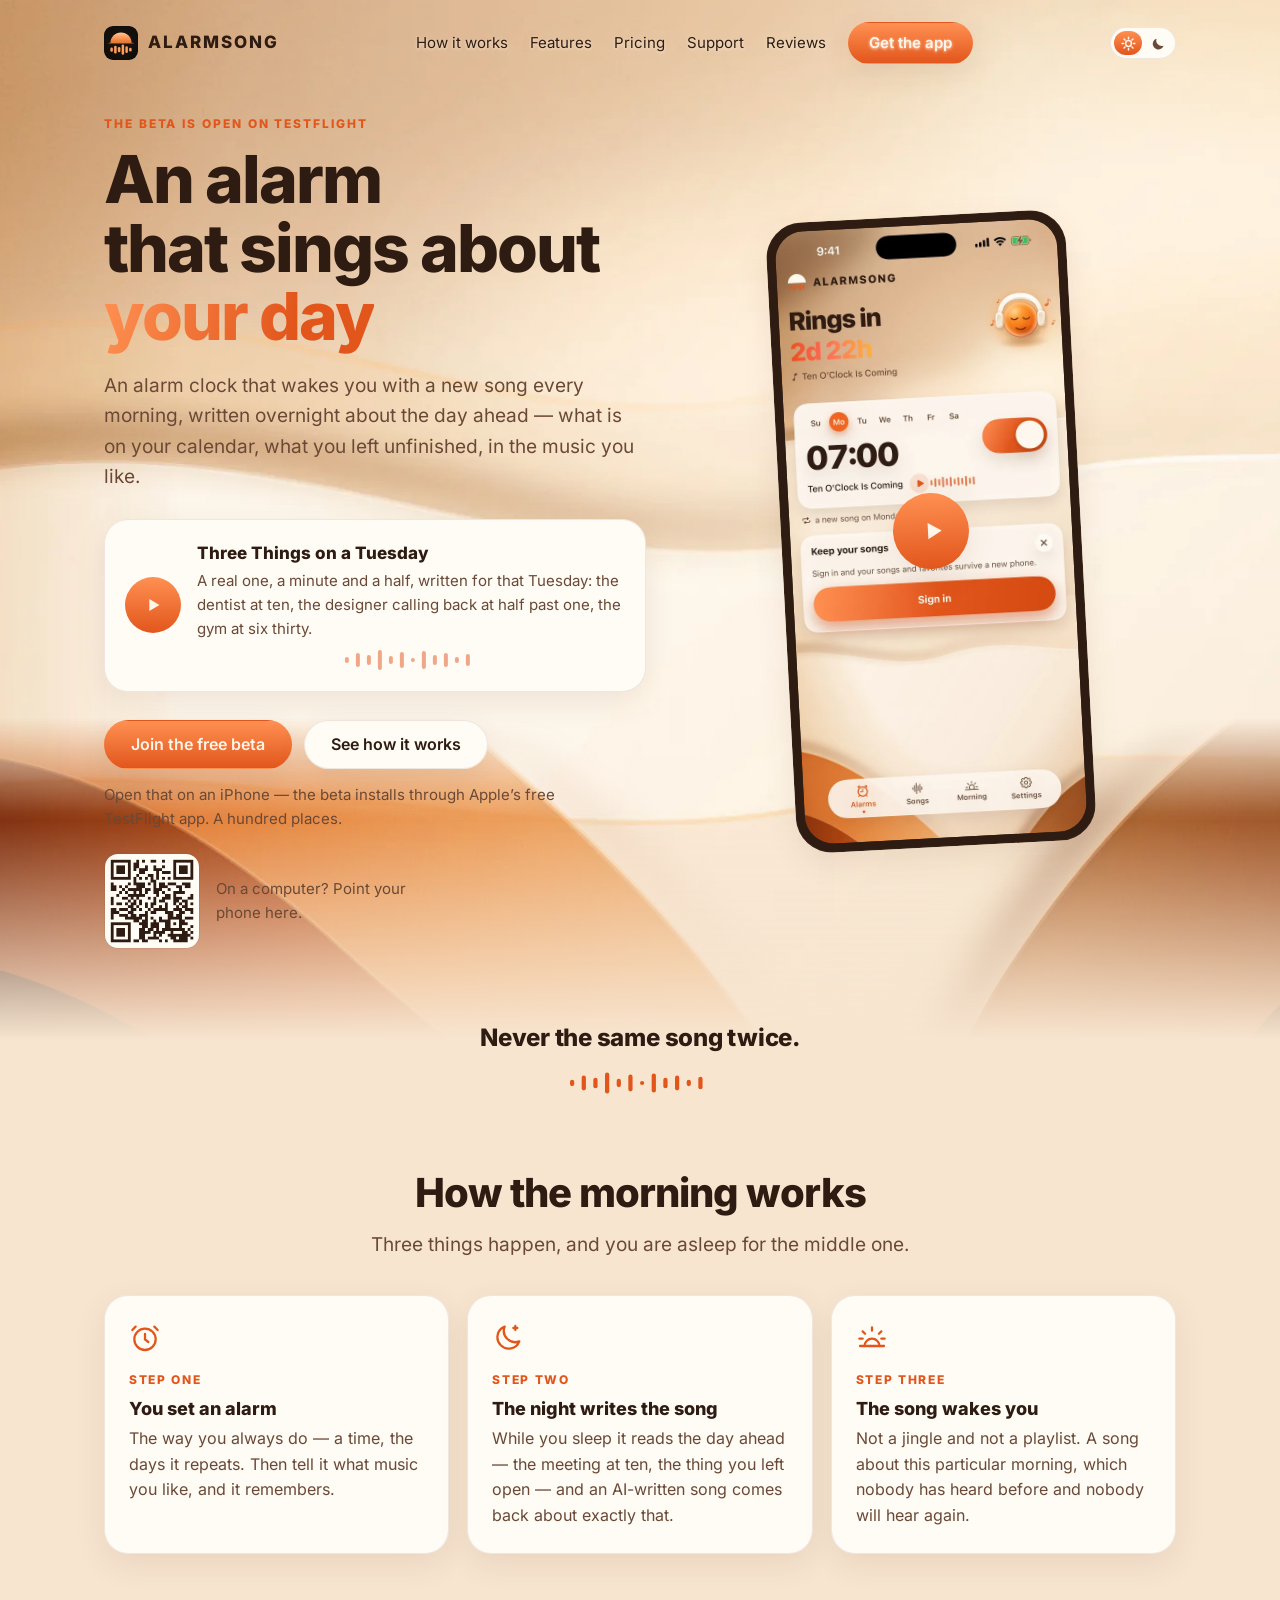
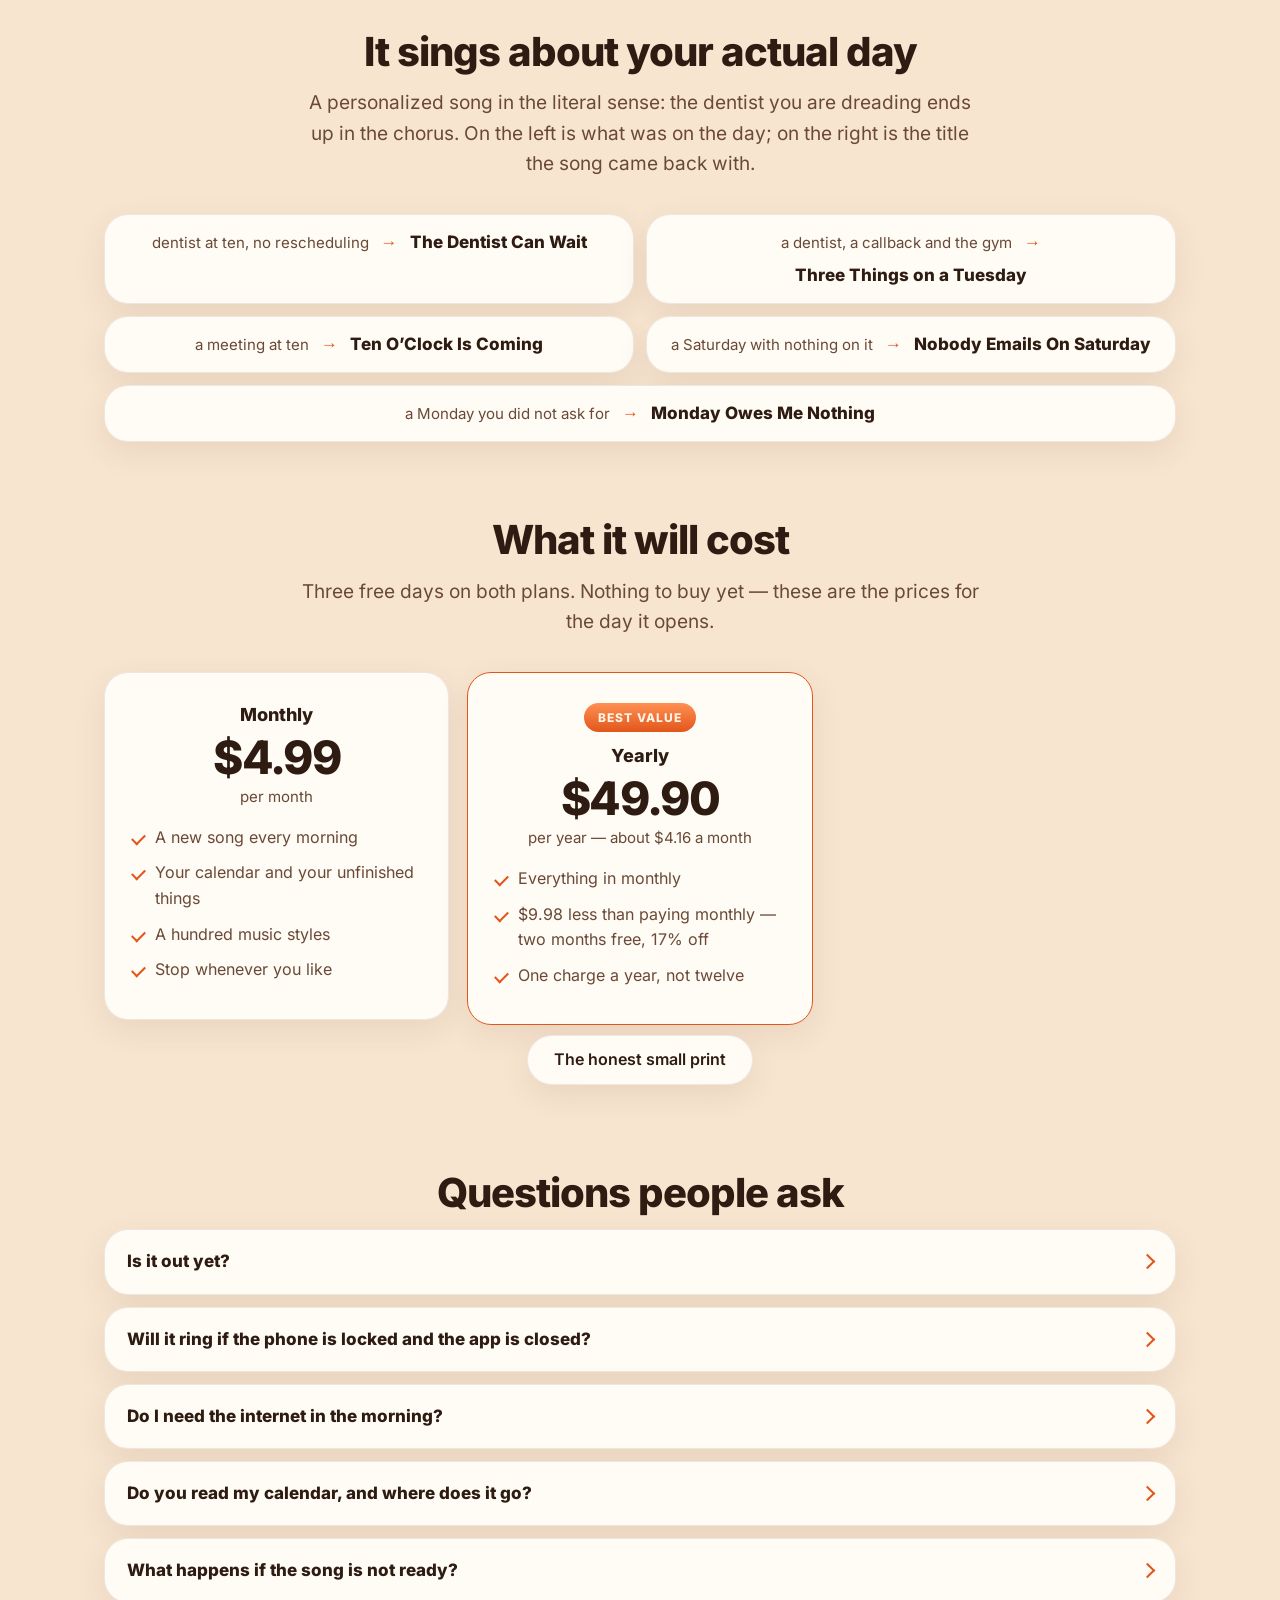
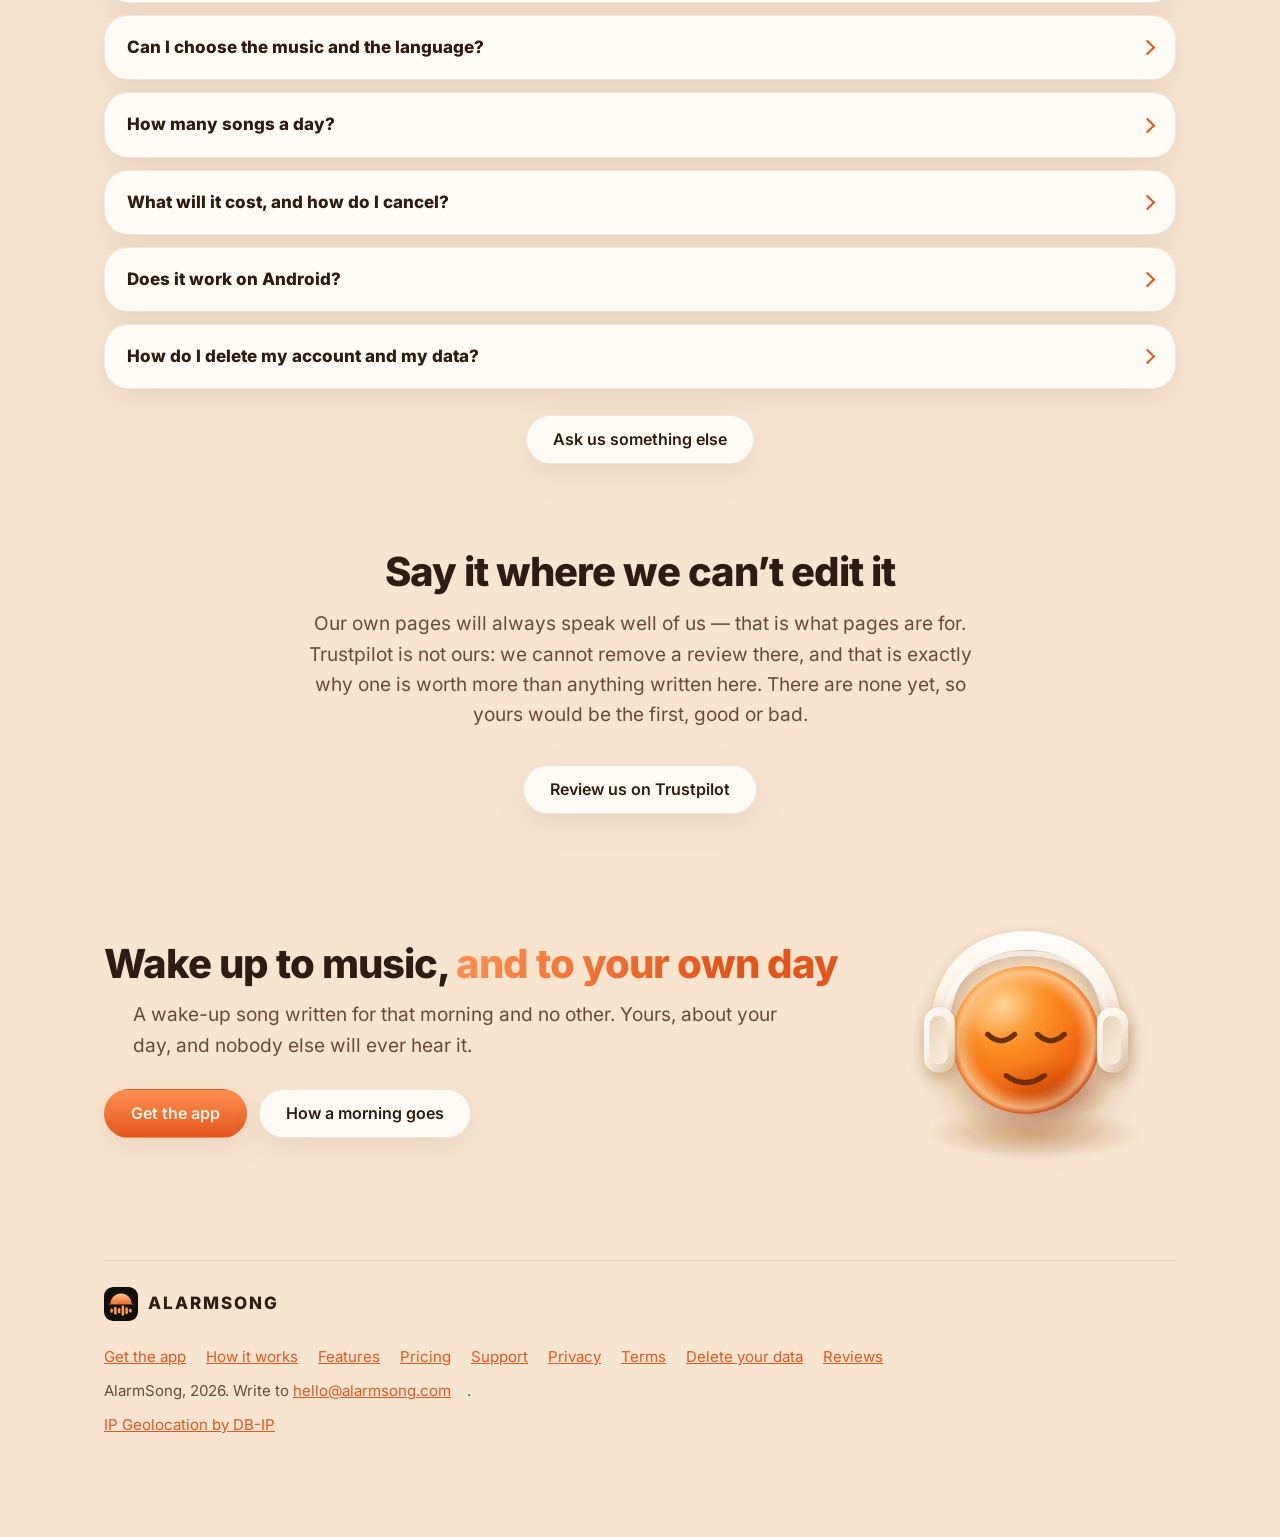
<file: index.html>
<!DOCTYPE html>
<html lang="en">
<head>
<meta charset="utf-8">
<meta name="viewport" content="width=device-width, initial-scale=1">
<title>AlarmSong — an alarm clock that sings about your day</title>
<meta name="description" content="An alarm clock that wakes you with a brand new song, written overnight about the day ahead: your calendar, your unfinished things, in the music you like.">
<meta name="keywords" content="alarm that sings, musical alarm clock, personalised wake up song, ai alarm clock, calendar alarm, wake up to music, morning song app">
<meta name="robots" content="index,follow">
<link rel="canonical" href="https://alarmsong.com/">
<link rel="icon" href="/favicon.ico" sizes="32x32">
<link rel="icon" href="/favicon.svg" type="image/svg+xml">
<link rel="apple-touch-icon" href="/apple-touch-icon.png">
<link rel="manifest" href="/site.webmanifest">
<meta name="theme-color" media="(prefers-color-scheme: light)" content="#E7D8C6">
<meta name="theme-color" media="(prefers-color-scheme: dark)" content="#1A100A">
<meta property="og:type" content="website">
<meta property="og:site_name" content="AlarmSong">
<meta property="og:title" content="AlarmSong — an alarm clock that sings about your day">
<meta property="og:description" content="Every morning a new song, written overnight about the day ahead. Never the same song twice.">
<meta property="og:url" content="https://alarmsong.com/">
<meta property="og:image" content="https://alarmsong.com/og.png">
<meta property="og:image:width" content="1200">
<meta property="og:image:height" content="630">
<meta property="og:image:alt" content="AlarmSong — an alarm that sings about your day">
<meta name="twitter:card" content="summary_large_image">
<link rel="preload" href="/font/inter-800.woff2" as="font" type="font/woff2" crossorigin>
<script src="/theme.js"></script>
<link rel="stylesheet" href="/style.css">
<script type="application/ld+json">
{
  "@context": "https://schema.org",
  "@graph": [
    {
      "@type": "Organization",
      "@id": "https://alarmsong.com/#org",
      "name": "AlarmSong",
      "url": "https://alarmsong.com/",
      "logo": "https://alarmsong.com/icon-512.png",
      "email": "hello@alarmsong.com",
      "sameAs": ["https://www.trustpilot.com/review/alarmsong.com"],
      "description": "An alarm clock that wakes you with a new song written about the day ahead."
    },
    {
      "@type": "WebSite",
      "@id": "https://alarmsong.com/#site",
      "name": "AlarmSong",
      "url": "https://alarmsong.com/",
      "publisher": { "@id": "https://alarmsong.com/#org" },
      "inLanguage": "en"
    },
    {
      "@type": "MobileApplication",
      "name": "AlarmSong",
      "applicationCategory": "LifestyleApplication",
      "applicationSubCategory": "Alarm clock",
      "operatingSystem": "iOS",
      "url": "https://alarmsong.com/",
      "image": "https://alarmsong.com/icon-512.png",
      "publisher": { "@id": "https://alarmsong.com/#org" },
      "description": "An alarm clock that writes a new song overnight about the day ahead and wakes you with it."
    },
    {
      "@type": "FAQPage",
      "mainEntity": [
              {
                      "@type": "Question",
                      "name": "Is it out yet?",
                      "acceptedAnswer": {
                              "@type": "Answer",
                              "text": "Not in the stores yet, but the beta is open: you can put it on your iPhone today through TestFlight, with room for a hundred testers. The App Store comes first after that, and Android follows."
                      }
              },
              {
                      "@type": "Question",
                      "name": "Will it ring if the phone is locked and the app is closed?",
                      "acceptedAnswer": {
                              "@type": "Answer",
                              "text": "Yes. It uses the phone's own system alarm rather than a notification, so it rings through a locked screen with the app closed, and it plays the whole song, not the first thirty seconds."
                      }
              },
              {
                      "@type": "Question",
                      "name": "Do I need the internet in the morning?",
                      "acceptedAnswer": {
                              "@type": "Answer",
                              "text": "No. The song is written the evening before and kept on the phone. The connection is needed when you set the alarm, not when it rings."
                      }
              },
              {
                      "@type": "Question",
                      "name": "Do you read my calendar, and where does it go?",
                      "acceptedAnswer": {
                              "@type": "Answer",
                              "text": "We read the titles and times of the day ahead so the song can be about them, and we do not store your calendar. Without a calendar it still works — the song is then about the morning rather than your day."
                      }
              },
              {
                      "@type": "Question",
                      "name": "What happens if the song is not ready?",
                      "acceptedAnswer": {
                              "@type": "Answer",
                              "text": "The alarm still rings, with a fallback sound rather than silence. A song takes a minute or two to write, and an alarm that stays quiet because a server had a bad night is not an alarm."
                      }
              },
              {
                      "@type": "Question",
                      "name": "Can I choose the music and the language?",
                      "acceptedAnswer": {
                              "@type": "Answer",
                              "text": "Yes. A hundred styles with a search box, from indie pop to math rock, or describe the sound in your own words. You can also pick the language the song is sung in."
                      }
              },
              {
                      "@type": "Question",
                      "name": "How many songs a day?",
                      "acceptedAnswer": {
                              "@type": "Answer",
                              "text": "One, for your morning. That is the same on both plans — each song costs us money to make."
                      }
              },
              {
                      "@type": "Question",
                      "name": "What will it cost, and how do I cancel?",
                      "acceptedAnswer": {
                              "@type": "Answer",
                              "text": "$4.99 a month or $49.90 a year. Both start with three free days, once per account. Subscriptions renew by themselves until you cancel, and you cancel in your App Store or Google Play account settings at least 24 hours before the period ends — not in our app, because the store holds the subscription."
                      }
              },
              {
                      "@type": "Question",
                      "name": "Does it work on Android?",
                      "acceptedAnswer": {
                              "@type": "Answer",
                              "text": "It is being built. On iPhone, AlarmSong needs iOS 26 — that is where an iPhone lets an app ring its own alarm rather than a notification."
                      }
              },
              {
                      "@type": "Question",
                      "name": "How do I delete my account and my data?",
                      "acceptedAnswer": {
                              "@type": "Answer",
                              "text": "In the app: Settings, then Account, then Delete account. If the app is already gone, write to hello@alarmsong.com from the address you signed in with. Deleting is final — there is no archive to restore from."
                      }
              }
      ]
    }
  ]
}
</script>
</head>
<body>

<div class="sky" aria-hidden="true"><i class="far"></i><i class="near"></i></div>

<div class="bar">
  <div class="bar-in">
    <a class="brandrow" href="/"><img class="mark" src="/favicon.svg" width="30" height="30" alt=""><span class="brand">AlarmSong</span></a>
    <nav aria-label="Site">
      <a href="/how-it-works">How it works</a>
      <a href="/features">Features</a>
      <a href="/pricing">Pricing</a>
      <a href="/support">Support</a>
      <a href="https://www.trustpilot.com/review/alarmsong.com" rel="noopener">Reviews</a>
      <a class="btn btn-main" href="/app">Get the app</a>
    </nav>
    <p class="themes" role="group" aria-label="Theme">
      <button type="button" data-theme="light" aria-label="Light theme" title="Light"><svg viewBox="0 0 16 16" width="15" height="15" aria-hidden="true" fill="none" stroke="currentColor" stroke-width="1.6" stroke-linecap="round"><circle cx="8" cy="8" r="3.1"/><path d="M8 1.2v1.6M8 13.2v1.6M1.2 8h1.6M13.2 8h1.6M3.2 3.2l1.1 1.1M11.7 11.7l1.1 1.1M12.8 3.2l-1.1 1.1M4.3 11.7l-1.1 1.1"/></svg></button>
      <button type="button" data-theme="dark" aria-label="Dark theme" title="Dark"><svg viewBox="0 0 16 16" width="15" height="15" aria-hidden="true" fill="currentColor"><path d="M13.4 10.3A5.8 5.8 0 0 1 6 2.8a5.9 5.9 0 1 0 7.4 7.5z"/></svg></button>
    </p>
  </div>
</div>

<main class="wrap wide">

<div class="hero">
  <div class="hero-two">
    <div>
      <p class="eyebrow">The beta is open on TestFlight</p>
      <h1>An alarm<br>that sings about<br><span class="hl">your day</span></h1>
      <p class="lede">An alarm clock that wakes you with a new song every
      morning, written overnight about the day ahead — what is on your calendar,
      what you left unfinished, in the music you like.</p>

      <figure class="player" id="player">
        <audio id="song" preload="none" controls src="/media/three-things-on-a-tuesday.mp3"></audio>
        <button type="button" id="playbtn" hidden aria-label="Play the song">
          <svg viewBox="0 0 24 24" fill="currentColor" aria-hidden="true"><path id="playicon" d="M8 5.5v13l11-6.5L8 5.5Z"/></svg>
        </button>
        <figcaption class="who">
          <p class="name">Three Things on a Tuesday</p>
          <p class="about">A real one, a minute and a half, written for that Tuesday: the dentist at ten, the designer calling back at half past one, the gym at six thirty.</p>
          <svg class="bars" viewBox="0 0 132 22" fill="currentColor" aria-hidden="true"><rect x="0" y="8" width="4" height="6" rx="2"/><rect x="11" y="4" width="4" height="14" rx="2"/><rect x="22" y="6" width="4" height="10" rx="2"/><rect x="33" y="1" width="4" height="20" rx="2"/><rect x="44" y="7" width="4" height="8" rx="2"/><rect x="55" y="3" width="4" height="16" rx="2"/><rect x="66" y="9" width="4" height="4" rx="2"/><rect x="77" y="2" width="4" height="18" rx="2"/><rect x="88" y="6" width="4" height="10" rx="2"/><rect x="99" y="4" width="4" height="14" rx="2"/><rect x="110" y="8" width="4" height="6" rx="2"/><rect x="121" y="5" width="4" height="12" rx="2"/></svg>
        </figcaption>
  </figure>

      <div class="cta">
        <a class="btn btn-main" href="https://testflight.apple.com/join/chHG2hJU" rel="noopener">Join the free beta</a>
        <a class="btn btn-flat" href="/how-it-works">See how it works</a>
      </div>
      <p class="onphone">Open that on an iPhone — the beta installs through
      Apple’s free TestFlight app. A hundred places.</p>
      <figure class="qr">
        <img src="/img/beta-qr.png" width="264" height="264" alt="QR code that opens the AlarmSong TestFlight beta">
        <figcaption>On a computer? Point your phone here.</figcaption>
      </figure>
    </div>
    <button type="button" class="phone hero-shot" id="tapphone" aria-label="Play the song">
      <img src="/img/alarm.webp" width="600" height="1304" decoding="async" alt="The AlarmSong home screen counting down to the next alarm, with a 07:00 alarm card and the title of the song waiting for that morning">
      <span class="tap" aria-hidden="true">
        <svg viewBox="0 0 24 24" fill="currentColor"><path d="M8 5.5v13l11-6.5L8 5.5Z"/></svg>
      </span>
    </button>
  </div>

  <p class="line">Never the same song twice.</p>
  <svg class="wave" viewBox="0 0 132 22" fill="currentColor" aria-hidden="true">
  <rect x="0" y="8" width="4" height="6" rx="2"/><rect x="11" y="4" width="4" height="14" rx="2"/>
  <rect x="22" y="6" width="4" height="10" rx="2"/><rect x="33" y="1" width="4" height="20" rx="2"/>
  <rect x="44" y="7" width="4" height="8" rx="2"/><rect x="55" y="3" width="4" height="16" rx="2"/>
  <rect x="66" y="9" width="4" height="4" rx="2"/><rect x="77" y="2" width="4" height="18" rx="2"/>
  <rect x="88" y="6" width="4" height="10" rx="2"/><rect x="99" y="4" width="4" height="14" rx="2"/>
  <rect x="110" y="8" width="4" height="6" rx="2"/><rect x="121" y="5" width="4" height="12" rx="2"/>
</svg>
</div>

<section class="section">
  <h2>How the morning works</h2>
  <p class="lede">Three things happen, and you are asleep for the middle one.</p>
  <ul class="grid grid-3">
    <li class="tile">
      <svg class="ico" viewBox="0 0 24 24" fill="none" stroke="currentColor" stroke-width="1.7" stroke-linecap="round" aria-hidden="true">
        <circle cx="12" cy="13" r="8"/><path d="M12 9v4l2.5 2"/><path d="M5 3.5 2.5 6M19 3.5 21.5 6"/>
      </svg>
      <span class="step-no">Step one</span>
      <h3>You set an alarm</h3>
      <p>The way you always do — a time, the days it repeats. Then tell it what
      music you like, and it remembers.</p>
    </li>
    <li class="tile">
      <svg class="ico" viewBox="0 0 24 24" fill="none" stroke="currentColor" stroke-width="1.7" stroke-linecap="round" stroke-linejoin="round" aria-hidden="true">
        <path d="M20.5 14.5A8.5 8.5 0 0 1 9.5 3.5a8.5 8.5 0 1 0 11 11Z"/><path d="M16 4.5h3M17.5 3v3"/>
      </svg>
      <span class="step-no">Step two</span>
      <h3>The night writes the song</h3>
      <p>While you sleep it reads the day ahead — the meeting at ten, the thing
      you left open — and an AI-written song comes back about exactly that.</p>
    </li>
    <li class="tile">
      <svg class="ico" viewBox="0 0 24 24" fill="none" stroke="currentColor" stroke-width="1.7" stroke-linecap="round" aria-hidden="true">
        <path d="M3 18h18"/><path d="M6.5 18a5.5 5.5 0 0 1 11 0"/>
        <path d="M12 4v2.5M5 7l1.8 1.8M19 7l-1.8 1.8M2.5 12.5H5M19 12.5h2.5"/>
      </svg>
      <span class="step-no">Step three</span>
      <h3>The song wakes you</h3>
      <p>Not a jingle and not a playlist. A song about this particular morning,
      which nobody has heard before and nobody will hear again.</p>
    </li>
  </ul>
</section>

<section class="section middle" id="listen">
  <h2>It sings about your actual day</h2>
  <p class="lede">A personalized song in the literal sense: the dentist you are
  dreading ends up in the chorus. On the left is what was on the day; on the
  right is the title the song came back with.</p>
  <ul class="pairs">
    <li><span class="was">dentist at ten, no rescheduling</span><span class="arrow" aria-hidden="true">→</span><span class="got">The Dentist Can Wait</span></li>
    <li><span class="was">a dentist, a callback and the gym</span><span class="arrow" aria-hidden="true">→</span><span class="got">Three Things on a Tuesday</span></li>
    <li><span class="was">a meeting at ten</span><span class="arrow" aria-hidden="true">→</span><span class="got">Ten O’Clock Is Coming</span></li>
    <li><span class="was">a Saturday with nothing on it</span><span class="arrow" aria-hidden="true">→</span><span class="got">Nobody Emails On Saturday</span></li>
    <li><span class="was">a Monday you did not ask for</span><span class="arrow" aria-hidden="true">→</span><span class="got">Monday Owes Me Nothing</span></li>
  </ul>

</section>

<section class="section">
  <h2>What it will cost</h2>
  <p class="lede">Three free days on both plans. Nothing to buy
  yet — these are the prices for the day it opens.</p>
  <ul class="plans">
    <li class="plan">
      <h3>Monthly</h3>
      <span class="price">$4.99</span>
      <p class="per">per month</p>
      <ul>
        <li>A new song every morning</li>
        <li>Your calendar and your unfinished things</li>
        <li>A hundred music styles</li>
        <li>Stop whenever you like</li>
      </ul>
    </li>
    <li class="plan pick">
      <span class="tag">Best value</span>
      <h3>Yearly</h3>
      <span class="price">$49.90</span>
      <p class="per">per year — about $4.16 a month</p>
      <ul>
        <li>Everything in monthly</li>
        <li>$9.98 less than paying monthly — two months free, 17% off</li>
        <li>One charge a year, not twelve</li>
      </ul>
    </li>
  </ul>
  <p class="middle"><a class="btn btn-flat" href="/pricing">The honest small print</a></p>
</section>

<section class="section">
  <h2>Questions people ask</h2>
  <div class="faq">
    <details>
      <summary>Is it out yet?</summary>
      <p class="answer">Not in the stores yet, but the beta is open: you can put it on your iPhone today through TestFlight, with room for a hundred testers. The App Store comes first after that, and Android follows.</p>
    </details>
    <details>
      <summary>Will it ring if the phone is locked and the app is closed?</summary>
      <p class="answer">Yes. It uses the phone's own system alarm rather than a notification, so it rings through a locked screen with the app closed, and it plays the whole song, not the first thirty seconds.</p>
    </details>
    <details>
      <summary>Do I need the internet in the morning?</summary>
      <p class="answer">No. The song is written the evening before and kept on the phone. The connection is needed when you set the alarm, not when it rings.</p>
    </details>
    <details>
      <summary>Do you read my calendar, and where does it go?</summary>
      <p class="answer">We read the titles and times of the day ahead so the song can be about them, and we do not store your calendar. Without a calendar it still works — the song is then about the morning rather than your day.</p>
    </details>
    <details>
      <summary>What happens if the song is not ready?</summary>
      <p class="answer">The alarm still rings, with a fallback sound rather than silence. A song takes a minute or two to write, and an alarm that stays quiet because a server had a bad night is not an alarm.</p>
    </details>
    <details>
      <summary>Can I choose the music and the language?</summary>
      <p class="answer">Yes. A hundred styles with a search box, from indie pop to math rock, or describe the sound in your own words. You can also pick the language the song is sung in.</p>
    </details>
    <details>
      <summary>How many songs a day?</summary>
      <p class="answer">One, for your morning. That is the same on both plans — each song costs us money to make.</p>
    </details>
    <details>
      <summary>What will it cost, and how do I cancel?</summary>
      <p class="answer">$4.99 a month or $49.90 a year. Both start with three free days, once per account. Subscriptions renew by themselves until you cancel, and you cancel in your App Store or Google Play account settings at least 24 hours before the period ends — not in our app, because the store holds the subscription.</p>
    </details>
    <details>
      <summary>Does it work on Android?</summary>
      <p class="answer">It is being built. On iPhone, AlarmSong needs iOS 26 — that is where an iPhone lets an app ring its own alarm rather than a notification.</p>
    </details>
    <details>
      <summary>How do I delete my account and my data?</summary>
      <p class="answer">In the app: Settings, then Account, then Delete account. If the app is already gone, write to hello@alarmsong.com from the address you signed in with. Deleting is final — there is no archive to restore from.</p>
    </details>
  </div>
  <p class="middle" style="margin-top:26px"><a class="btn btn-flat" href="/support">Ask us something else</a></p>
</section>

<section class="section middle">
  <h2>Say it where we can’t edit it</h2>
  <p class="lede">Our own pages will always speak well of us — that is what
  pages are for. Trustpilot is not ours: we cannot remove a review there, and
  that is exactly why one is worth more than anything written here. There are
  none yet, so yours would be the first, good or bad.</p>
  <div class="cta">
    <a class="btn btn-flat" href="https://www.trustpilot.com/review/alarmsong.com" rel="noopener">Review us on Trustpilot</a>
  </div>
</section>

<section class="finish">
  <div>
    <h2>Wake up to music, <span class="hl">and to your own day</span></h2>
    <p class="lede">A wake-up song written for that morning and no other.
    Yours, about your day, and nobody else will ever hear it.</p>
    <div class="cta">
      <a class="btn btn-main" href="/app">Get the app</a>
      <a class="btn btn-flat" href="/how-it-works">How a morning goes</a>
    </div>
  </div>
  <img class="mascot" src="/img/mascot.webp" width="420" height="420" loading="lazy" decoding="async" alt="">
</section>

<footer>
<span class="brandrow"><img class="mark" src="/favicon.svg" width="30" height="30" alt=""><span class="brand">AlarmSong</span></span>
<p>
<a href="/app">Get the app</a>
<a href="/how-it-works">How it works</a>
<a href="/features">Features</a>
<a href="/pricing">Pricing</a>
<a href="/support">Support</a>
<a href="/privacy">Privacy</a>
<a href="/terms">Terms</a>
<a href="/delete-account">Delete your data</a>
<a href="https://www.trustpilot.com/review/alarmsong.com" rel="noopener">Reviews</a>
</p>
<p class="updated">AlarmSong, 2026. Write to <a href="mailto:hello@alarmsong.com">hello@alarmsong.com</a>.</p>
<p class="updated"><a href="https://db-ip.com" rel="noopener">IP Geolocation by DB-IP</a></p>
</footer>

</main>

<script>
/* One song, one button. Without JavaScript the page shows the browser's own
   audio controls instead, so the song is still playable. */
(function () {
  var audio = document.getElementById('song');
  var btn = document.getElementById('playbtn');
  var box = document.getElementById('player');
  var icon = document.getElementById('playicon');
  if (!audio || !btn) return;
  var PLAY = 'M8 5.5v13l11-6.5L8 5.5Z';
  var PAUSE = 'M7 5h3.2v14H7V5Zm6.8 0H17v14h-3.2V5Z';
  audio.removeAttribute('controls');

  /* "Hear one" says hear, so it plays — landing next to the button and
     leaving the reader to find it was the old behaviour and a poor one. */
  /* The phone in the hero is a button: pressing it plays the song it shows. */
  var phone = document.getElementById('tapphone');
  if (phone) {
    phone.addEventListener('click', function () {
      if (audio.paused) { audio.play(); } else { audio.pause(); }
    });
    audio.addEventListener('play', function () { phone.classList.add('playing'); });
    ['pause', 'ended'].forEach(function (e) {
      audio.addEventListener(e, function () { phone.classList.remove('playing'); });
    });
  }

  var jump = document.getElementById('hearone');
  if (jump) {
    jump.addEventListener('click', function () {
      /* The link itself does the jumping — the browser is better at it and it
         still works when this script does not. All we add is the playing. */
      audio.play();
    });
  }
  btn.hidden = false;
  btn.addEventListener('click', function () {
    if (audio.paused) { audio.play(); } else { audio.pause(); }
  });
  audio.addEventListener('play', function () {
    icon.setAttribute('d', PAUSE);
    btn.setAttribute('aria-label', 'Pause the song');
    box.classList.add('playing');
  });
  ['pause', 'ended'].forEach(function (e) {
    audio.addEventListener(e, function () {
      icon.setAttribute('d', PLAY);
      btn.setAttribute('aria-label', 'Play the song');
      box.classList.remove('playing');
    });
  });
})();
</script>

<!-- Counting page views: Cloudflare Web Analytics. No cookies, no local storage,
     nothing that says who you are — so the site needs no consent banner. -->
<script defer src="https://static.cloudflareinsights.com/beacon.min.js"
        data-cf-beacon='{"token": "42a79ccab96d46068a54033209192ac7"}'></script>
</body>
</html>
</file>
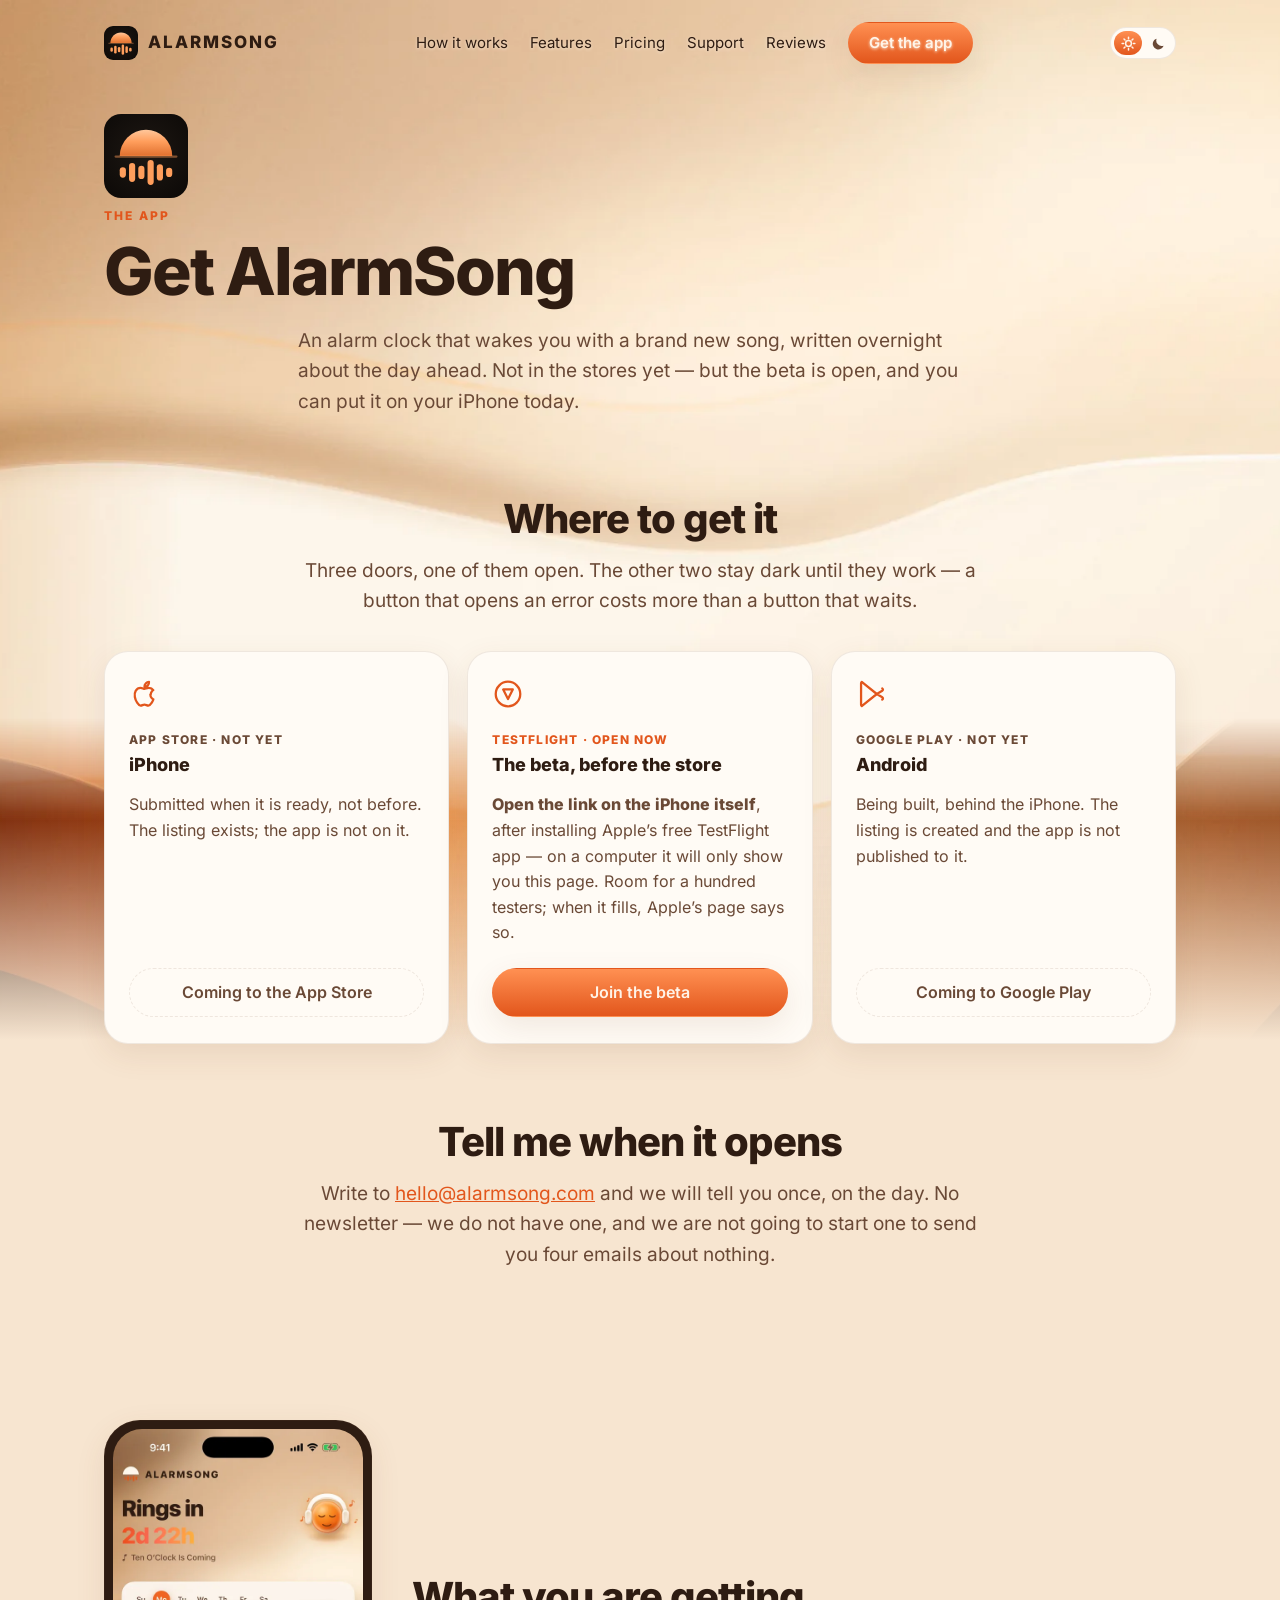
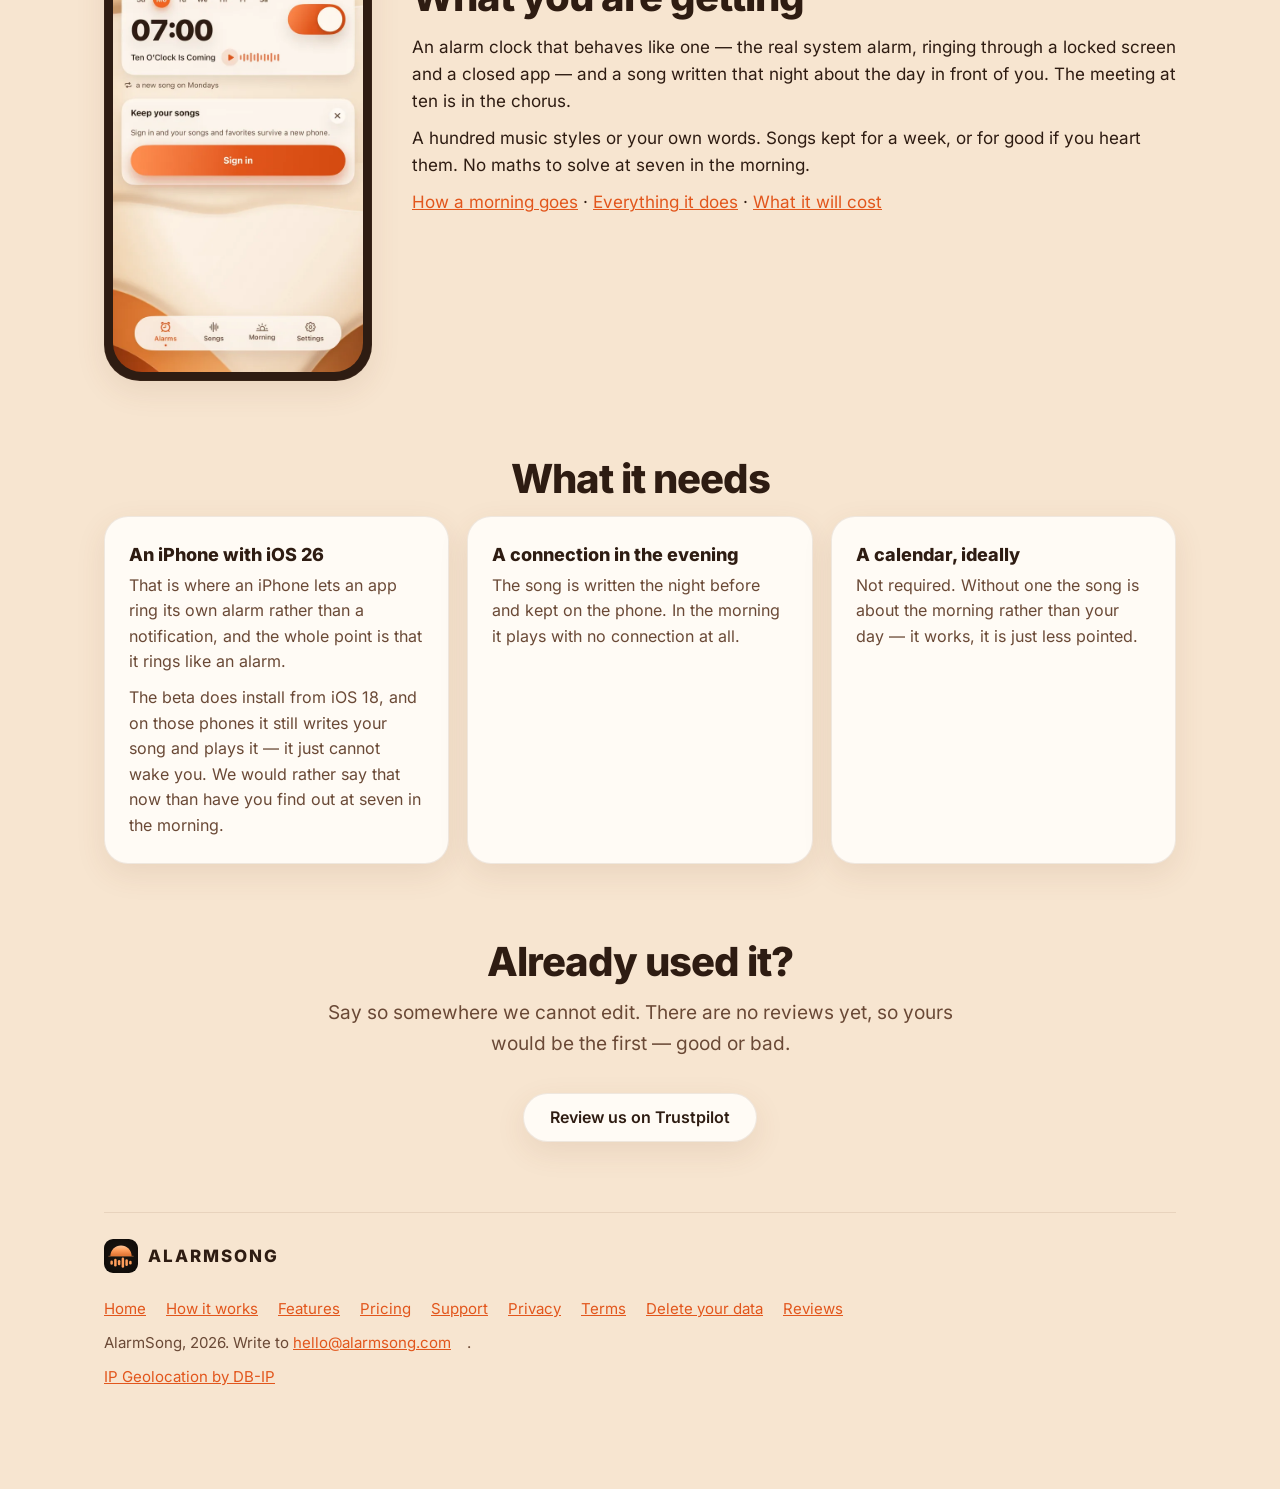
<file: app.html>
<!DOCTYPE html>
<html lang="en">
<head>
<meta charset="utf-8">
<meta name="viewport" content="width=device-width, initial-scale=1">
<title>Get AlarmSong — the app, and where it will be</title>
<meta name="description" content="What AlarmSong is, which phone it needs, and where to get it. The beta is open on TestFlight; the stores are not, yet.">
<meta name="keywords" content="download alarmsong, alarmsong app store, alarmsong google play, alarmsong testflight, singing alarm clock app">
<meta name="robots" content="index,follow">
<link rel="canonical" href="https://alarmsong.com/app">
<link rel="icon" href="/favicon.ico" sizes="32x32">
<link rel="icon" href="/favicon.svg" type="image/svg+xml">
<link rel="apple-touch-icon" href="/apple-touch-icon.png">
<link rel="manifest" href="/site.webmanifest">
<meta name="theme-color" media="(prefers-color-scheme: light)" content="#E7D8C6">
<meta name="theme-color" media="(prefers-color-scheme: dark)" content="#1A100A">
<meta property="og:type" content="website">
<meta property="og:site_name" content="AlarmSong">
<meta property="og:title" content="Get AlarmSong — the app, and where it will be">
<meta property="og:description" content="What the app is, which phone it needs, and where to get it when it opens.">
<meta property="og:url" content="https://alarmsong.com/app">
<meta property="og:image" content="https://alarmsong.com/og.png">
<meta property="og:image:width" content="1200">
<meta property="og:image:height" content="630">
<meta property="og:image:alt" content="AlarmSong — an alarm that sings about your day">
<meta name="twitter:card" content="summary_large_image">
<script src="/theme.js"></script>
<link rel="stylesheet" href="/style.css">
<script type="application/ld+json">
{
  "@context": "https://schema.org",
  "@type": "BreadcrumbList",
  "itemListElement": [
    { "@type": "ListItem", "position": 1, "name": "AlarmSong", "item": "https://alarmsong.com/" },
    { "@type": "ListItem", "position": 2, "name": "Get the app" }
  ]
}
</script>
</head>
<body>

<div class="sky" aria-hidden="true"><i class="far"></i><i class="near"></i></div>

<div class="bar">
  <div class="bar-in">
    <a class="brandrow" href="/"><img class="mark" src="/favicon.svg" width="30" height="30" alt=""><span class="brand">AlarmSong</span></a>
    <nav aria-label="Site">
      <a href="/how-it-works">How it works</a>
      <a href="/features">Features</a>
      <a href="/pricing">Pricing</a>
      <a href="/support">Support</a>
      <a href="https://www.trustpilot.com/review/alarmsong.com" rel="noopener">Reviews</a>
      <a class="btn btn-main" href="/app" aria-current="page">Get the app</a>
    </nav>
    <p class="themes" role="group" aria-label="Theme">
      <button type="button" data-theme="light" aria-label="Light theme" title="Light"><svg viewBox="0 0 16 16" width="15" height="15" aria-hidden="true" fill="none" stroke="currentColor" stroke-width="1.6" stroke-linecap="round"><circle cx="8" cy="8" r="3.1"/><path d="M8 1.2v1.6M8 13.2v1.6M1.2 8h1.6M13.2 8h1.6M3.2 3.2l1.1 1.1M11.7 11.7l1.1 1.1M12.8 3.2l-1.1 1.1M4.3 11.7l-1.1 1.1"/></svg></button>
      <button type="button" data-theme="dark" aria-label="Dark theme" title="Dark"><svg viewBox="0 0 16 16" width="15" height="15" aria-hidden="true" fill="currentColor"><path d="M13.4 10.3A5.8 5.8 0 0 1 6 2.8a5.9 5.9 0 1 0 7.4 7.5z"/></svg></button>
    </p>
  </div>
</div>

<main class="wrap wide">

<div class="hero">
  <img class="mark-big" src="/favicon.svg" width="84" height="84" alt="">
  <p class="eyebrow">The app</p>
  <h1>Get AlarmSong</h1>
  <p class="lede">An alarm clock that wakes you with a brand new song, written
  overnight about the day ahead. Not in the stores yet — but the beta is open,
  and you can put it on your iPhone today.</p>
</div>

<section class="section">
  <h2>Where to get it</h2>
  <p class="lede">Three doors, one of them open. The other two stay dark until
  they work — a button that opens an error costs more than a button that waits.</p>
  <ul class="stores">
    <li class="store">
      <svg class="ico" viewBox="0 0 24 24" fill="none" stroke="currentColor" stroke-width="1.7" stroke-linecap="round" stroke-linejoin="round" aria-hidden="true">
        <path d="M16.3 12.4c0-2.2 1.8-3.3 1.9-3.3-1-1.5-2.6-1.7-3.2-1.7-1.4-.1-2.7.8-3.4.8-.7 0-1.8-.8-2.9-.8-1.5 0-2.9.9-3.7 2.2-1.6 2.7-.4 6.7 1.1 8.9.7 1.1 1.6 2.3 2.7 2.2 1.1 0 1.5-.7 2.8-.7s1.7.7 2.9.7c1.2 0 1.9-1.1 2.6-2.2.8-1.2 1.2-2.4 1.2-2.5-.1 0-2.3-.9-2.3-3.6Z"/>
        <path d="M14.1 5.6c.6-.7 1-1.7.9-2.7-.9 0-1.9.6-2.5 1.3-.6.6-1 1.6-.9 2.6 1 .1 2-.5 2.5-1.2Z"/>
      </svg>
      <p class="state">App Store · not yet</p>
      <h3>iPhone</h3>
      <p>Submitted when it is ready, not before. The listing exists; the app is
      not on it.</p>
      <span class="btn btn-off" aria-disabled="true">Coming to the App Store</span>
    </li>
    <li class="store">
      <svg class="ico" viewBox="0 0 24 24" fill="none" stroke="currentColor" stroke-width="1.7" stroke-linecap="round" stroke-linejoin="round" aria-hidden="true">
        <path d="M12 2.8a9.2 9.2 0 1 0 0 18.4 9.2 9.2 0 0 0 0-18.4Z"/>
        <path d="M8.4 8.6h7.2L12 15.8 8.4 8.6Z"/>
      </svg>
      <p class="state ready">TestFlight · open now</p>
      <h3>The beta, before the store</h3>
      <p><strong>Open the link on the iPhone itself</strong>, after installing
      Apple’s free TestFlight app — on a computer it will only show you this
      page. Room for a hundred testers; when it fills, Apple’s page says so.</p>
      <a class="btn btn-main" href="https://testflight.apple.com/join/chHG2hJU" rel="noopener">Join the beta</a>
    </li>
    <li class="store">
      <svg class="ico" viewBox="0 0 24 24" fill="none" stroke="currentColor" stroke-width="1.7" stroke-linecap="round" stroke-linejoin="round" aria-hidden="true">
        <path d="M4.3 2.9 15.6 12 4.3 21.1c-.3-.2-.5-.6-.5-1V3.9c0-.4.2-.8.5-1Z"/>
        <path d="M15.6 12 19.7 9.6c.7-.4.7-1.4 0-1.8M15.6 12l4.1 2.4c.7.4.7 1.4 0 1.8"/>
      </svg>
      <p class="state">Google Play · not yet</p>
      <h3>Android</h3>
      <p>Being built, behind the iPhone. The listing is created and the app is
      not published to it.</p>
      <span class="btn btn-off" aria-disabled="true">Coming to Google Play</span>
    </li>
  </ul>
</section>

<section class="section">
  <h2>Tell me when it opens</h2>
  <p class="lede">Write to <a href="mailto:hello@alarmsong.com">hello@alarmsong.com</a>
  and we will tell you once, on the day. No newsletter — we do not have one,
  and we are not going to start one to send you four emails about nothing.</p>
</section>

<section class="section">
  <div class="pair">
    <div class="phone"><img src="/img/alarm.webp" width="600" height="1304" loading="lazy" decoding="async" alt="The AlarmSong home screen with a countdown to the next alarm, a 07:00 alarm card and the title of the song waiting for that morning"></div>
    <div>
      <h2>What you are getting</h2>
      <p>An alarm clock that behaves like one — the real system alarm, ringing
      through a locked screen and a closed app — and a song written that night
      about the day in front of you. The meeting at ten is in the chorus.</p>
      <p>A hundred music styles or your own words. Songs kept for a week, or
      for good if you heart them. No maths to solve at seven in the morning.</p>
      <p><a href="/how-it-works">How a morning goes</a> ·
      <a href="/features">Everything it does</a> ·
      <a href="/pricing">What it will cost</a></p>
    </div>
  </div>
</section>

<section class="section">
  <h2>What it needs</h2>
  <ul class="grid grid-3">
    <li class="tile">
      <h3>An iPhone with iOS 26</h3>
      <p>That is where an iPhone lets an app ring its own alarm rather than a
      notification, and the whole point is that it rings like an alarm.</p>
      <p>The beta does install from iOS 18, and on those phones it still writes
      your song and plays it — it just cannot wake you. We would rather say that
      now than have you find out at seven in the morning.</p>
    </li>
    <li class="tile">
      <h3>A connection in the evening</h3>
      <p>The song is written the night before and kept on the phone. In the
      morning it plays with no connection at all.</p>
    </li>
    <li class="tile">
      <h3>A calendar, ideally</h3>
      <p>Not required. Without one the song is about the morning rather than
      your day — it works, it is just less pointed.</p>
    </li>
  </ul>
</section>

<section class="section middle">
  <h2>Already used it?</h2>
  <p class="lede">Say so somewhere we cannot edit. There are no reviews yet, so
  yours would be the first — good or bad.</p>
  <div class="cta">
    <a class="btn btn-flat" href="https://www.trustpilot.com/review/alarmsong.com" rel="noopener">Review us on Trustpilot</a>
  </div>
</section>

<footer>
<span class="brandrow"><img class="mark" src="/favicon.svg" width="30" height="30" alt=""><span class="brand">AlarmSong</span></span>
<p>
<a href="/">Home</a>
<a href="/how-it-works">How it works</a>
<a href="/features">Features</a>
<a href="/pricing">Pricing</a>
<a href="/support">Support</a>
<a href="/privacy">Privacy</a>
<a href="/terms">Terms</a>
<a href="/delete-account">Delete your data</a>
<a href="https://www.trustpilot.com/review/alarmsong.com" rel="noopener">Reviews</a>
</p>
<p class="updated">AlarmSong, 2026. Write to <a href="mailto:hello@alarmsong.com">hello@alarmsong.com</a>.</p>
<p class="updated"><a href="https://db-ip.com" rel="noopener">IP Geolocation by DB-IP</a></p>
</footer>

</main>

<!-- Counting page views: Cloudflare Web Analytics. No cookies, no local storage,
     nothing that says who you are — so the site needs no consent banner. -->
<script defer src="https://static.cloudflareinsights.com/beacon.min.js"
        data-cf-beacon='{"token": "42a79ccab96d46068a54033209192ac7"}'></script>
</body>
</html>
</file>
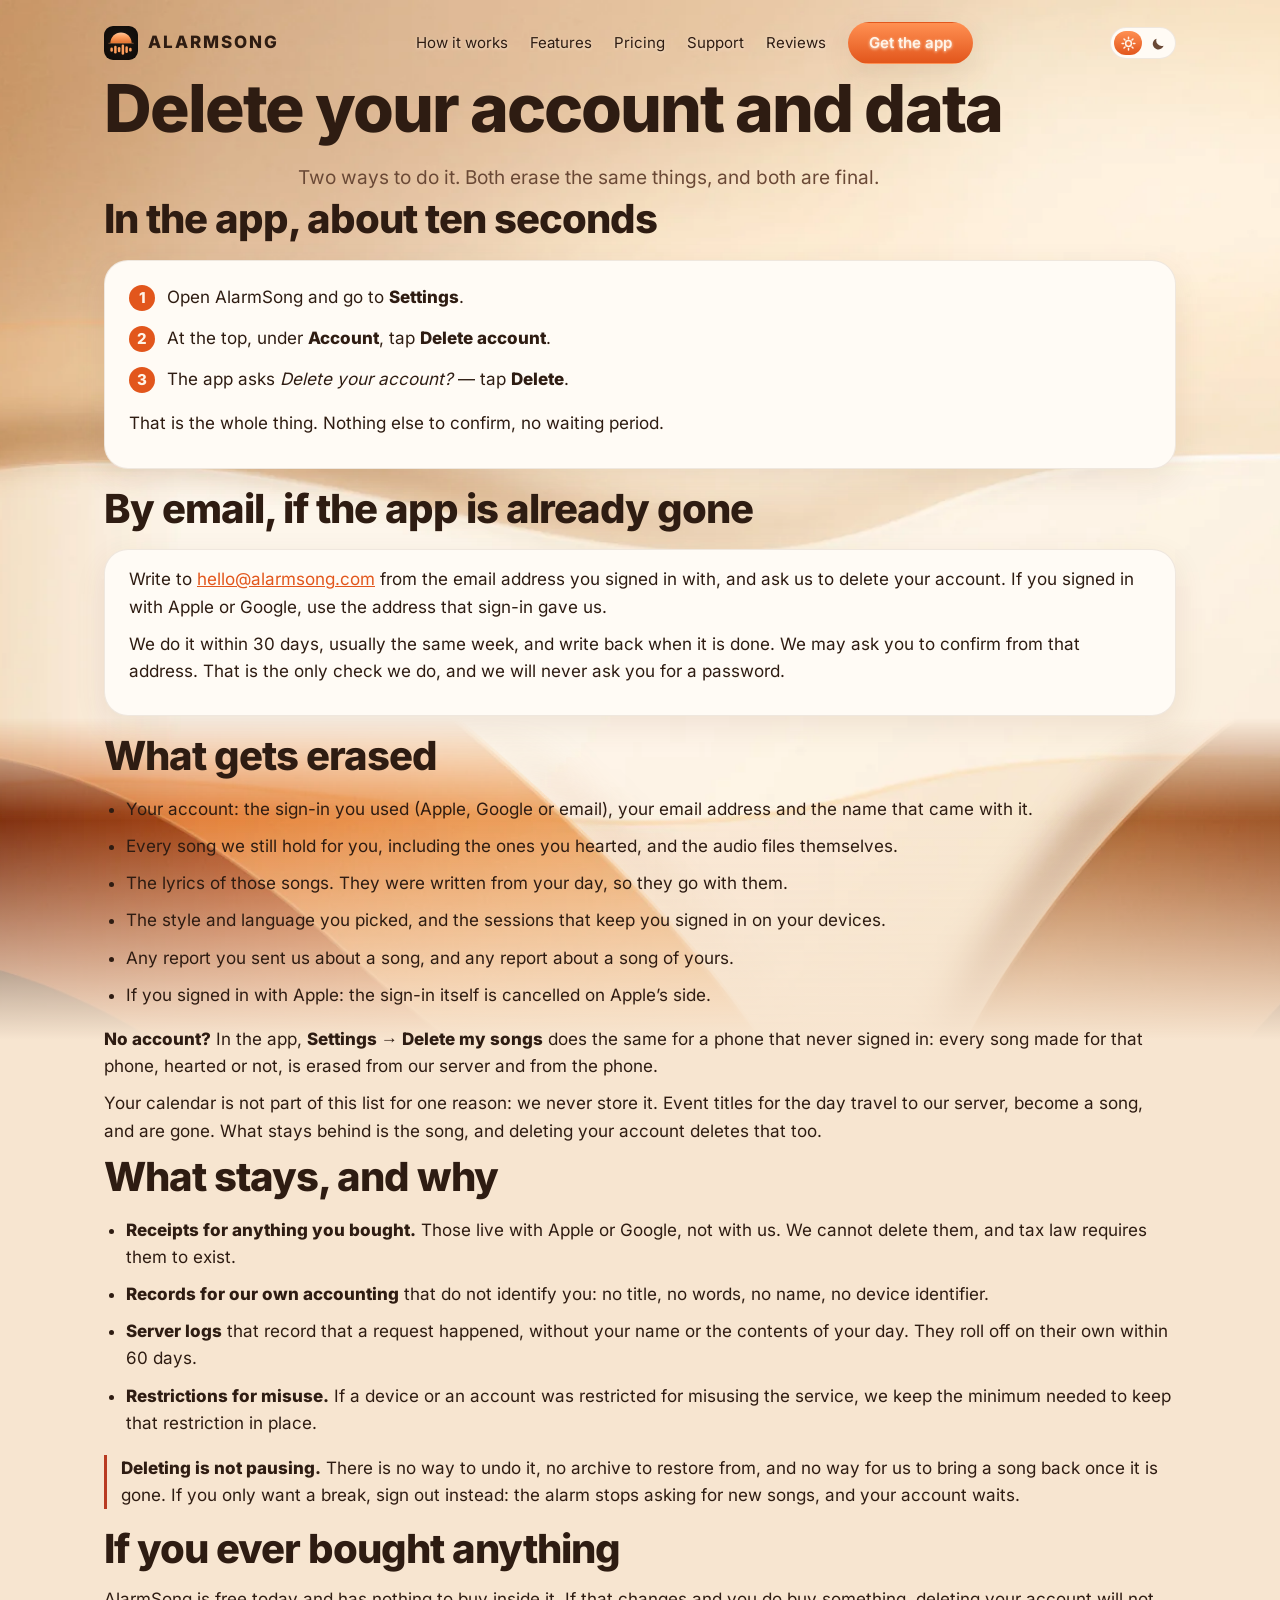
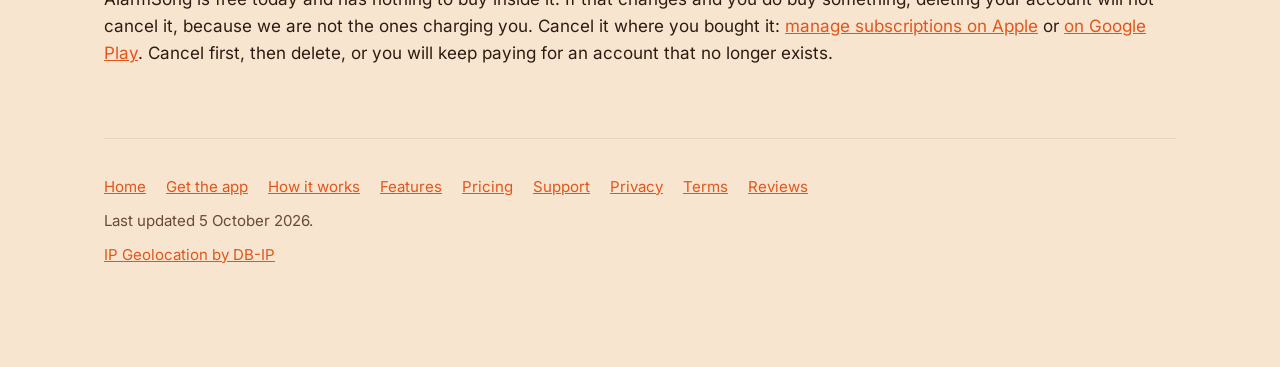
<file: delete-account.html>
<!DOCTYPE html>
<html lang="en">
<head>
<meta charset="utf-8">
<meta name="viewport" content="width=device-width, initial-scale=1">
<title>Delete your account and data — AlarmSong</title>
<meta name="description" content="How to delete your AlarmSong account and everything we keep about you, from inside the app or by email.">
<link rel="icon" href="/favicon.ico" sizes="32x32">
<link rel="icon" href="/favicon.svg" type="image/svg+xml">
<link rel="apple-touch-icon" href="/apple-touch-icon.png">
<link rel="manifest" href="/site.webmanifest">
<meta name="theme-color" media="(prefers-color-scheme: light)" content="#E7D8C6">
<meta name="theme-color" media="(prefers-color-scheme: dark)" content="#1A100A">
<link rel="canonical" href="https://alarmsong.com/delete-account">
<meta property="og:type" content="website">
<meta property="og:site_name" content="AlarmSong">
<meta property="og:title" content="Delete your account and data — AlarmSong">
<meta property="og:description" content="How to delete your AlarmSong account and everything we keep about you, from inside the app or by email.">
<meta property="og:url" content="https://alarmsong.com/delete-account">
<meta property="og:image" content="https://alarmsong.com/og.png">
<meta property="og:image:width" content="1200">
<meta property="og:image:height" content="630">
<meta property="og:image:alt" content="AlarmSong — an alarm that sings about your day">
<meta name="twitter:card" content="summary_large_image">
<script src="/theme.js"></script>
<link rel="stylesheet" href="/style.css">
</head>
<body>

<div class="sky" aria-hidden="true"><i class="far"></i><i class="near"></i></div>

<div class="bar">
  <div class="bar-in">
    <a class="brandrow" href="/"><img class="mark" src="/favicon.svg" width="30" height="30" alt=""><span class="brand">AlarmSong</span></a>
    <nav aria-label="Site">
      <a href="/how-it-works">How it works</a>
      <a href="/features">Features</a>
      <a href="/pricing">Pricing</a>
      <a href="/support">Support</a>
      <a href="https://www.trustpilot.com/review/alarmsong.com" rel="noopener">Reviews</a>
      <a class="btn btn-main" href="/app">Get the app</a>
    </nav>
    <p class="themes" role="group" aria-label="Theme">
      <button type="button" data-theme="light" aria-label="Light theme" title="Light"><svg viewBox="0 0 16 16" width="15" height="15" aria-hidden="true" fill="none" stroke="currentColor" stroke-width="1.6" stroke-linecap="round"><circle cx="8" cy="8" r="3.1"/><path d="M8 1.2v1.6M8 13.2v1.6M1.2 8h1.6M13.2 8h1.6M3.2 3.2l1.1 1.1M11.7 11.7l1.1 1.1M12.8 3.2l-1.1 1.1M4.3 11.7l-1.1 1.1"/></svg></button>
      <button type="button" data-theme="dark" aria-label="Dark theme" title="Dark"><svg viewBox="0 0 16 16" width="15" height="15" aria-hidden="true" fill="currentColor"><path d="M13.4 10.3A5.8 5.8 0 0 1 6 2.8a5.9 5.9 0 1 0 7.4 7.5z"/></svg></button>
    </p>
  </div>
</div>

<main class="wrap">

<h1>Delete your account and data</h1>
<p class="lede">Two ways to do it. Both erase the same things, and both are final.</p>

<h2>In the app, about ten seconds</h2>
<div class="card">
<ol class="steps">
  <li>Open AlarmSong and go to <strong>Settings</strong>.</li>
  <li>At the top, under <strong>Account</strong>, tap <strong>Delete account</strong>.</li>
  <li>The app asks <em>Delete your account?</em> — tap <strong>Delete</strong>.</li>
</ol>
<p>That is the whole thing. Nothing else to confirm, no waiting period.</p>
</div>

<h2>By email, if the app is already gone</h2>
<div class="card">
<p>Write to <a href="mailto:hello@alarmsong.com">hello@alarmsong.com</a> from the
email address you signed in with, and ask us to delete your account. If you signed in
with Apple or Google, use the address that sign-in gave us.</p>
<p>We do it within 30 days, usually the same week, and write back when it is done.
We may ask you to confirm from that address. That is the only check we do, and we
will never ask you for a password.</p>
</div>

<h2>What gets erased</h2>
<ul>
  <li>Your account: the sign-in you used (Apple, Google or email), your email address and the name that came with it.</li>
  <li>Every song we still hold for you, including the ones you hearted, and the audio files themselves.</li>
  <li>The lyrics of those songs. They were written from your day, so they go with them.</li>
  <li>The style and language you picked, and the sessions that keep you signed in on your devices.</li>
  <li>Any report you sent us about a song, and any report about a song of yours.</li>
  <li>If you signed in with Apple: the sign-in itself is cancelled on Apple’s side.</li>
</ul>
<p><strong>No account?</strong> In the app, <strong>Settings → Delete my songs</strong> does
the same for a phone that never signed in: every song made for that phone, hearted or not,
is erased from our server and from the phone.</p>
<p>Your calendar is not part of this list for one reason: we never store it.
Event titles for the day travel to our server, become a song, and are gone.
What stays behind is the song, and deleting your account deletes that too.</p>

<h2>What stays, and why</h2>
<ul>
  <li><strong>Receipts for anything you bought.</strong> Those live with Apple or Google, not with us. We cannot delete them, and tax law requires them to exist.</li>
  <li><strong>Records for our own accounting</strong> that do not identify you: no title, no words, no name, no device identifier.</li>
  <li><strong>Server logs</strong> that record that a request happened, without your name or the contents of your day. They roll off on their own within 60 days.</li>
  <li><strong>Restrictions for misuse.</strong> If a device or an account was restricted for misusing the service, we keep the minimum needed to keep that restriction in place.</li>
</ul>

<div class="note">
<p><strong>Deleting is not pausing.</strong> There is no way to undo it, no archive to
restore from, and no way for us to bring a song back once it is gone. If you only want
a break, sign out instead: the alarm stops asking for new songs, and your account waits.</p>
</div>

<h2>If you ever bought anything</h2>
<p>AlarmSong is free today and has nothing to buy inside it. If that changes and you do
buy something, deleting your account will not cancel it, because we are not the ones
charging you. Cancel it where you bought it:
<a href="https://support.apple.com/en-us/HT202039">manage subscriptions on Apple</a> or
<a href="https://support.google.com/googleplay/answer/7018481">on Google Play</a>.
Cancel first, then delete, or you will keep paying for an account that no longer exists.</p>

<footer>
<p>
<a href="/">Home</a>
<a href="/app">Get the app</a>
<a href="/how-it-works">How it works</a>
<a href="/features">Features</a>
<a href="/pricing">Pricing</a>
<a href="/support">Support</a>
<a href="/privacy">Privacy</a>
<a href="/terms">Terms</a>
<a href="https://www.trustpilot.com/review/alarmsong.com" rel="noopener">Reviews</a>
</p>
<p class="updated">Last updated 5 October 2026.</p>
<p class="updated"><a href="https://db-ip.com" rel="noopener">IP Geolocation by DB-IP</a></p>
</footer>

</main>
<!-- Counting page views: Cloudflare Web Analytics. No cookies, no local storage,
     nothing that says who you are — so the site needs no consent banner. -->
<script defer src="https://static.cloudflareinsights.com/beacon.min.js"
        data-cf-beacon='{"token": "42a79ccab96d46068a54033209192ac7"}'></script>
</body>
</html>
</file>
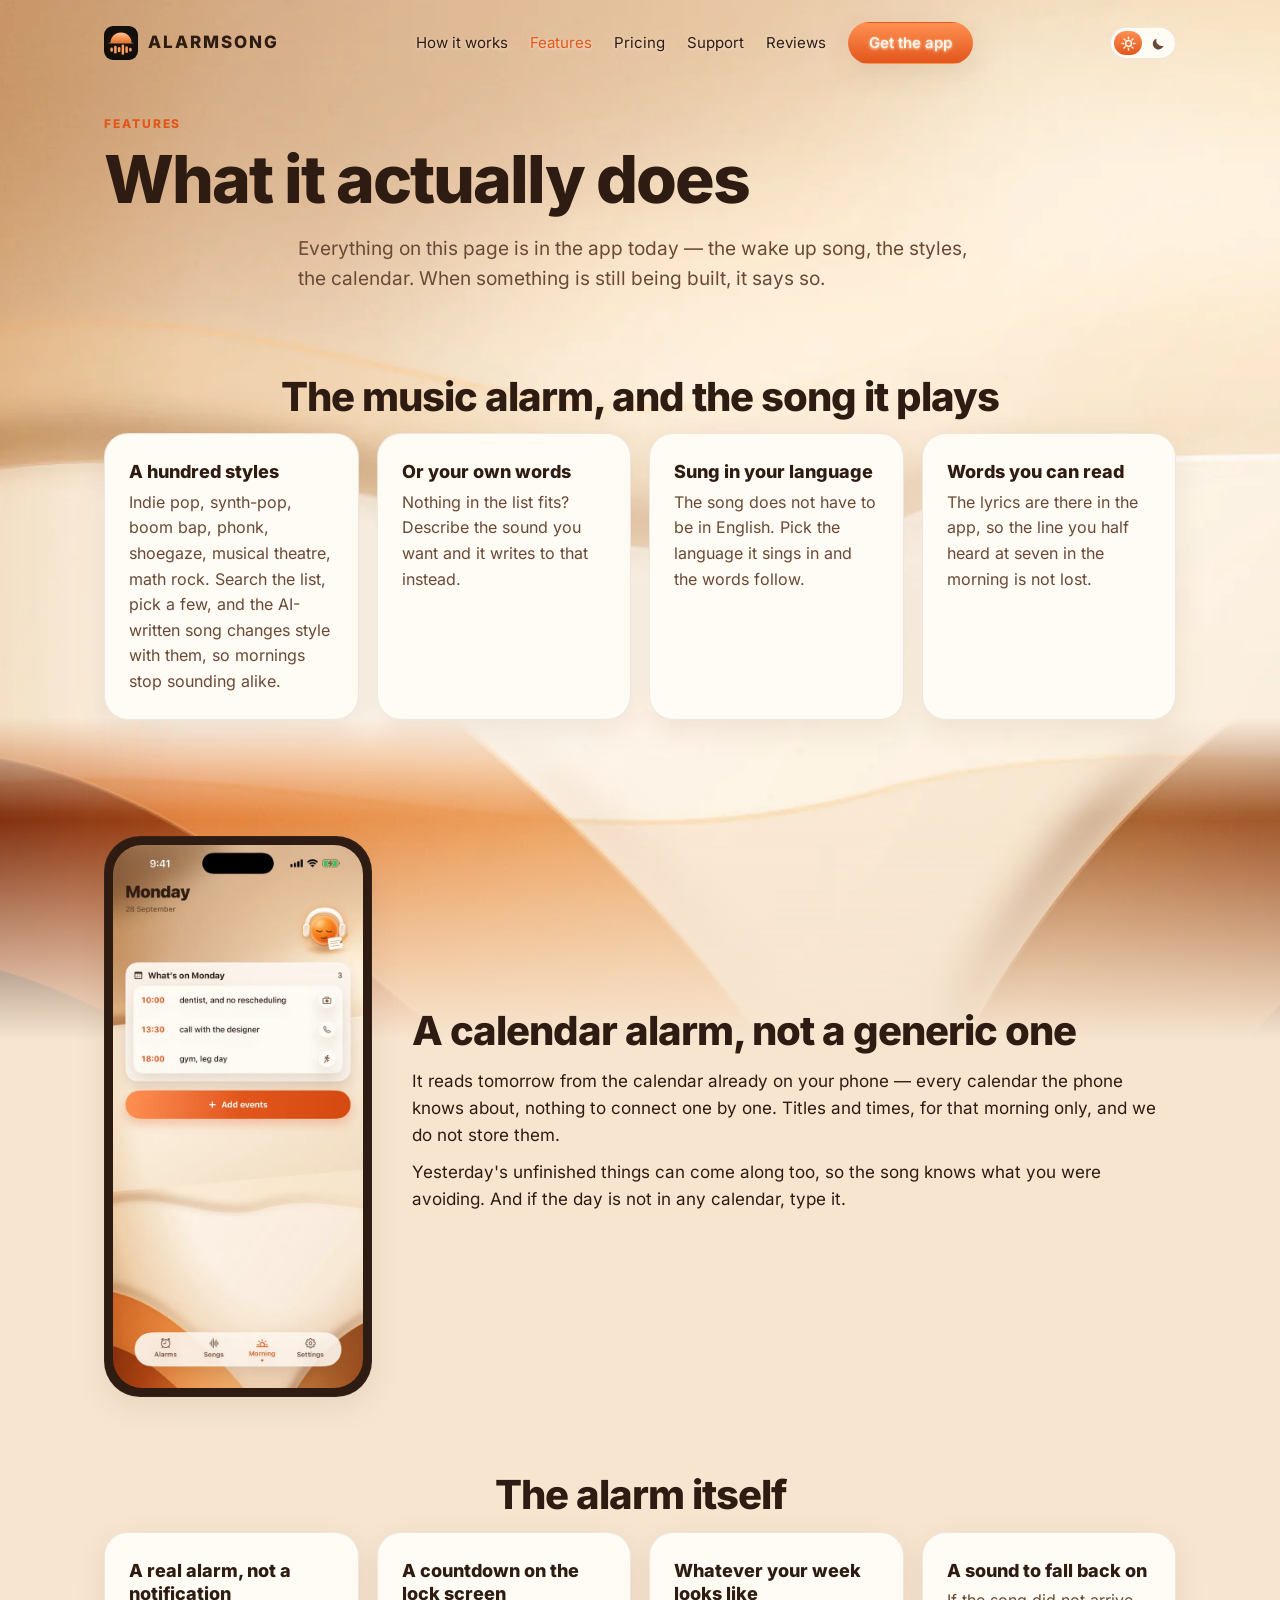
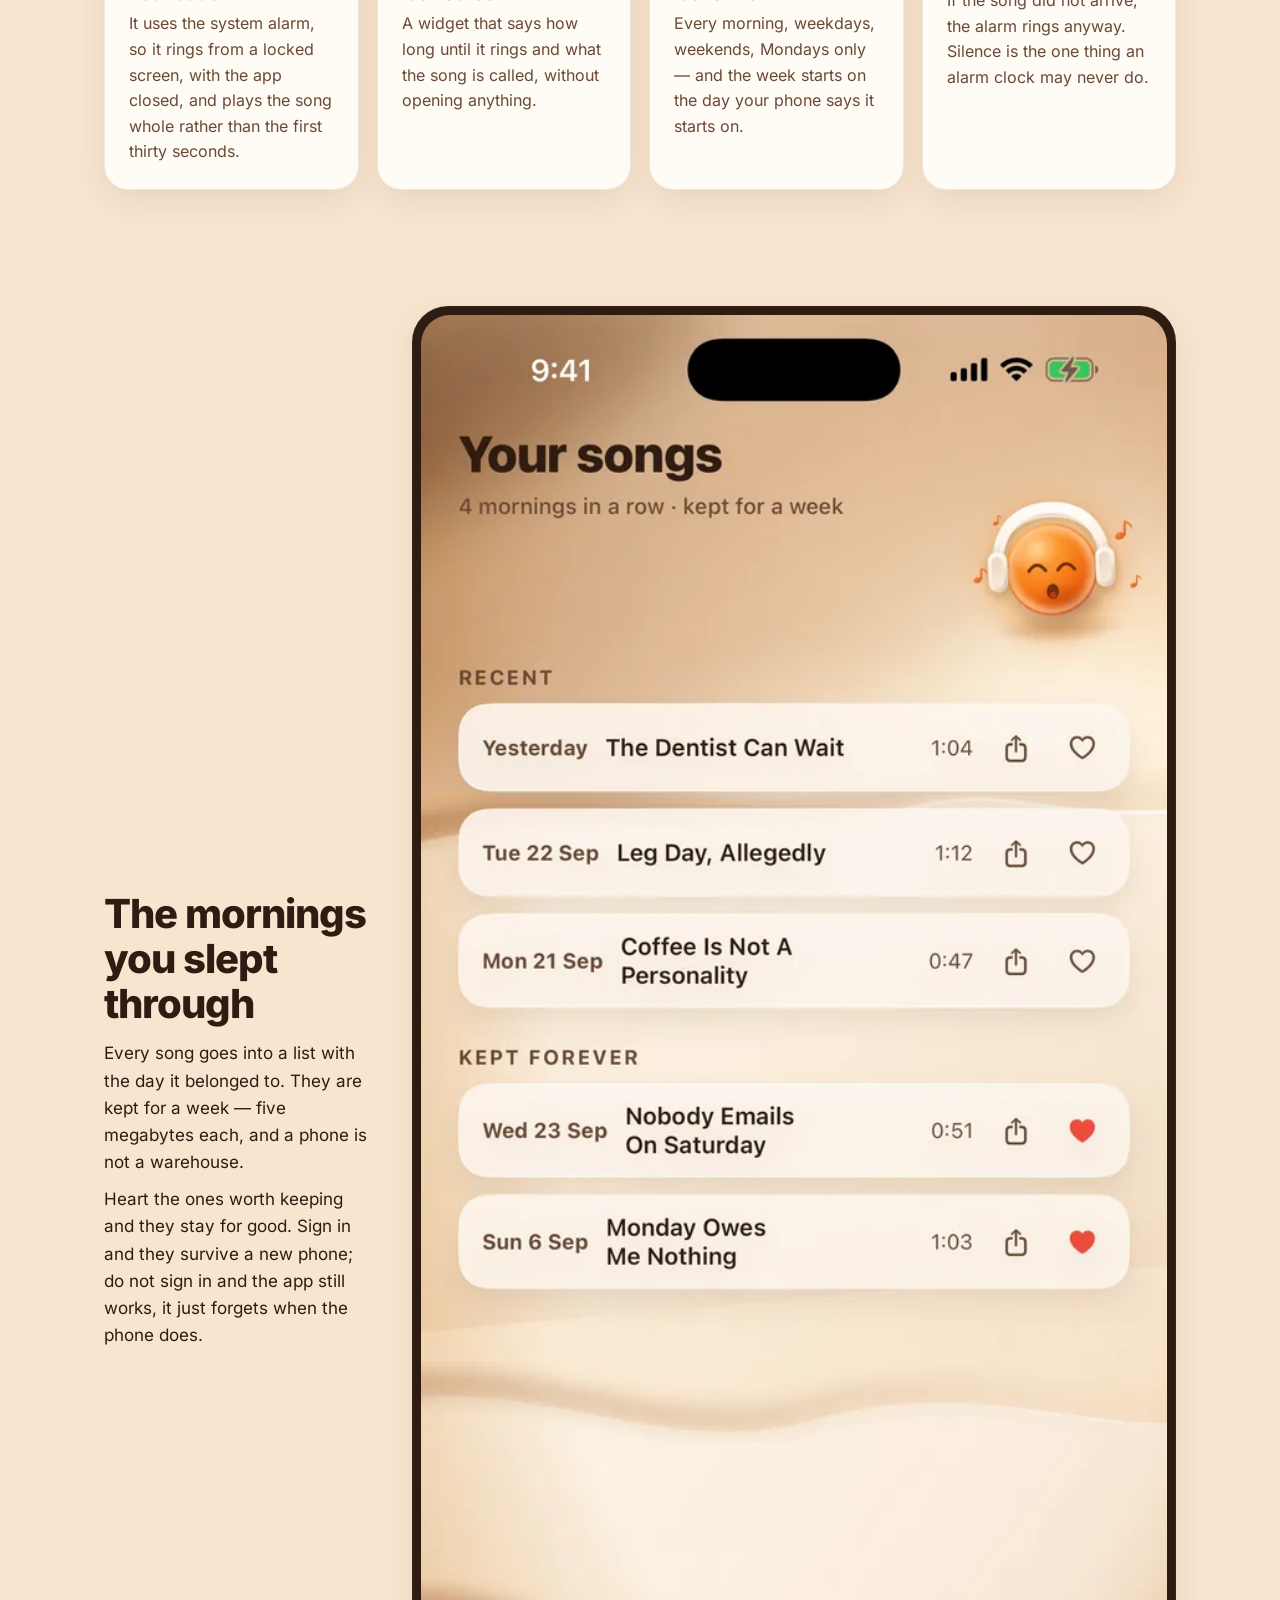
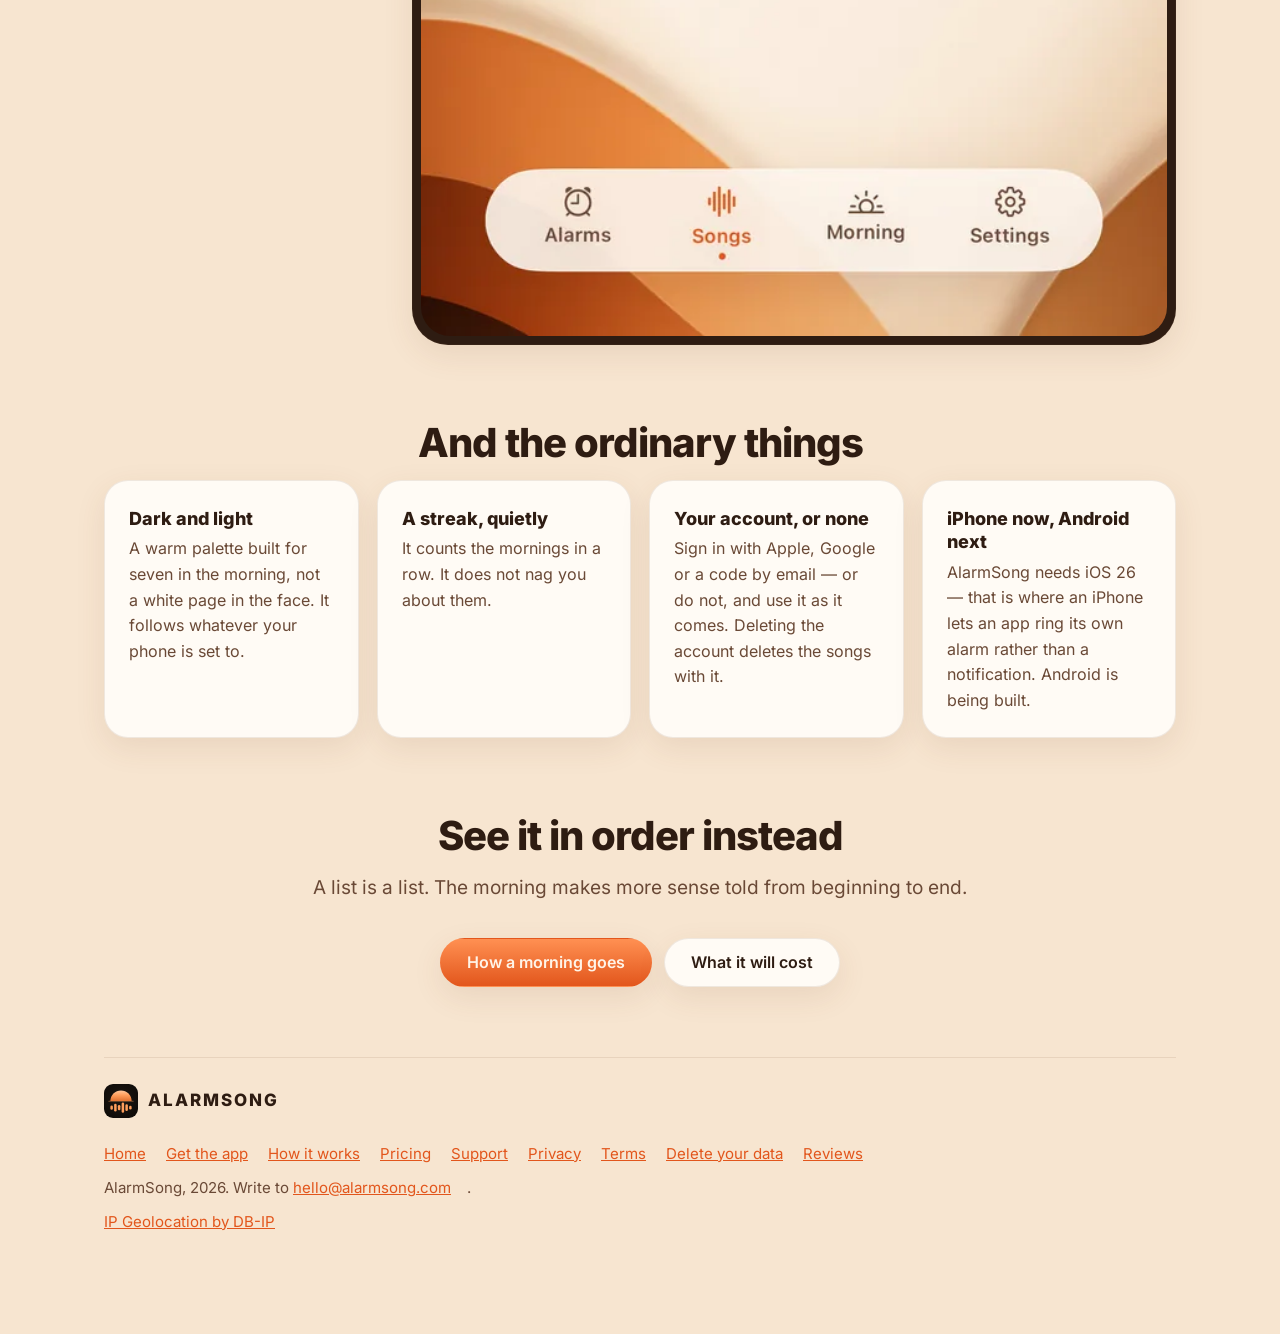
<file: features.html>
<!DOCTYPE html>
<html lang="en">
<head>
<meta charset="utf-8">
<meta name="viewport" content="width=device-width, initial-scale=1">
<title>AlarmSong features — a hundred styles, and a real alarm</title>
<meta name="description" content="A hundred music styles or your own words, your calendar, songs you can keep, and an alarm that rings like an alarm rather than a notification.">
<meta name="keywords" content="alarm clock features, music styles alarm, calendar alarm app, lock screen alarm widget, custom wake up song">
<meta name="robots" content="index,follow">
<link rel="canonical" href="https://alarmsong.com/features">
<link rel="icon" href="/favicon.ico" sizes="32x32">
<link rel="icon" href="/favicon.svg" type="image/svg+xml">
<link rel="apple-touch-icon" href="/apple-touch-icon.png">
<link rel="manifest" href="/site.webmanifest">
<meta name="theme-color" media="(prefers-color-scheme: light)" content="#E7D8C6">
<meta name="theme-color" media="(prefers-color-scheme: dark)" content="#1A100A">
<meta property="og:type" content="website">
<meta property="og:site_name" content="AlarmSong">
<meta property="og:title" content="AlarmSong features — a hundred styles, and a real alarm">
<meta property="og:description" content="What the app actually does: styles, your own words, calendar, songs you keep, and an alarm that behaves like an alarm.">
<meta property="og:url" content="https://alarmsong.com/features">
<meta property="og:image" content="https://alarmsong.com/og.png">
<meta property="og:image:width" content="1200">
<meta property="og:image:height" content="630">
<meta property="og:image:alt" content="AlarmSong — an alarm that sings about your day">
<meta name="twitter:card" content="summary_large_image">
<script src="/theme.js"></script>
<link rel="stylesheet" href="/style.css">
<script type="application/ld+json">
{
  "@context": "https://schema.org",
  "@type": "BreadcrumbList",
  "itemListElement": [
    { "@type": "ListItem", "position": 1, "name": "AlarmSong", "item": "https://alarmsong.com/" },
    { "@type": "ListItem", "position": 2, "name": "Features" }
  ]
}
</script>
</head>
<body>

<div class="sky" aria-hidden="true"><i class="far"></i><i class="near"></i></div>

<div class="bar">
  <div class="bar-in">
    <a class="brandrow" href="/"><img class="mark" src="/favicon.svg" width="30" height="30" alt=""><span class="brand">AlarmSong</span></a>
    <nav aria-label="Site">
      <a href="/how-it-works">How it works</a>
      <a href="/features" aria-current="page">Features</a>
      <a href="/pricing">Pricing</a>
      <a href="/support">Support</a>
      <a href="https://www.trustpilot.com/review/alarmsong.com" rel="noopener">Reviews</a>
      <a class="btn btn-main" href="/app">Get the app</a>
    </nav>
    <p class="themes" role="group" aria-label="Theme">
      <button type="button" data-theme="light" aria-label="Light theme" title="Light"><svg viewBox="0 0 16 16" width="15" height="15" aria-hidden="true" fill="none" stroke="currentColor" stroke-width="1.6" stroke-linecap="round"><circle cx="8" cy="8" r="3.1"/><path d="M8 1.2v1.6M8 13.2v1.6M1.2 8h1.6M13.2 8h1.6M3.2 3.2l1.1 1.1M11.7 11.7l1.1 1.1M12.8 3.2l-1.1 1.1M4.3 11.7l-1.1 1.1"/></svg></button>
      <button type="button" data-theme="dark" aria-label="Dark theme" title="Dark"><svg viewBox="0 0 16 16" width="15" height="15" aria-hidden="true" fill="currentColor"><path d="M13.4 10.3A5.8 5.8 0 0 1 6 2.8a5.9 5.9 0 1 0 7.4 7.5z"/></svg></button>
    </p>
  </div>
</div>

<main class="wrap wide">

<div class="hero">
  <p class="eyebrow">Features</p>
  <h1>What it actually does</h1>
  <p class="lede">Everything on this page is in the app today — the wake up
  song, the styles, the calendar. When something is still being built, it
  says so.</p>
</div>

<section class="section">
  <h2>The music alarm, and the song it plays</h2>
  <ul class="grid grid-4">
    <li class="tile">
      <h3>A hundred styles</h3>
      <p>Indie pop, synth-pop, boom bap, phonk, shoegaze, musical theatre,
      math rock. Search the list, pick a few, and the AI-written song changes
      style with them, so mornings stop sounding alike.</p>
    </li>
    <li class="tile">
      <h3>Or your own words</h3>
      <p>Nothing in the list fits? Describe the sound you want and it writes to
      that instead.</p>
    </li>
    <li class="tile">
      <h3>Sung in your language</h3>
      <p>The song does not have to be in English. Pick the language it sings in
      and the words follow.</p>
    </li>
    <li class="tile">
      <h3>Words you can read</h3>
      <p>The lyrics are there in the app, so the line you half heard at seven
      in the morning is not lost.</p>
    </li>
  </ul>
</section>

<section class="section">
  <div class="pair">
    <div class="phone"><img src="/img/morning.webp" width="600" height="1304" loading="lazy" decoding="async" alt="A card headed What's on Monday listing the dentist at ten, a call with the designer at half past one and the gym at six"></div>
    <div>
      <h2>A calendar alarm, not a generic one</h2>
      <p>It reads tomorrow from the calendar already on your phone — every
      calendar the phone knows about, nothing to connect one by one. Titles and
      times, for that morning only, and we do not store them.</p>
      <p>Yesterday's unfinished things can come along too, so the song knows
      what you were avoiding. And if the day is not in any calendar, type it.</p>
    </div>
  </div>
</section>

<section class="section">
  <h2>The alarm itself</h2>
  <ul class="grid grid-4">
    <li class="tile">
      <h3>A real alarm, not a notification</h3>
      <p>It uses the system alarm, so it rings from a locked screen, with the
      app closed, and plays the song whole rather than the first thirty seconds.</p>
    </li>
    <li class="tile">
      <h3>A countdown on the lock screen</h3>
      <p>A widget that says how long until it rings and what the song is
      called, without opening anything.</p>
    </li>
    <li class="tile">
      <h3>Whatever your week looks like</h3>
      <p>Every morning, weekdays, weekends, Mondays only — and the week starts
      on the day your phone says it starts on.</p>
    </li>
    <li class="tile">
      <h3>A sound to fall back on</h3>
      <p>If the song did not arrive, the alarm rings anyway. Silence is the one
      thing an alarm clock may never do.</p>
    </li>
  </ul>
</section>

<section class="section">
  <div class="pair flip">
    <div class="phone"><img src="/img/songs.webp" width="600" height="1304" loading="lazy" decoding="async" alt="The song library showing recent mornings and a Kept forever section with hearted songs"></div>
    <div>
      <h2>The mornings you slept through</h2>
      <p>Every song goes into a list with the day it belonged to. They are kept
      for a week — five megabytes each, and a phone is not a warehouse.</p>
      <p>Heart the ones worth keeping and they stay for good. Sign in and they
      survive a new phone; do not sign in and the app still works, it just
      forgets when the phone does.</p>
    </div>
  </div>
</section>

<section class="section">
  <h2>And the ordinary things</h2>
  <ul class="grid grid-4">
    <li class="tile">
      <h3>Dark and light</h3>
      <p>A warm palette built for seven in the morning, not a white page in the
      face. It follows whatever your phone is set to.</p>
    </li>
    <li class="tile">
      <h3>A streak, quietly</h3>
      <p>It counts the mornings in a row. It does not nag you about them.</p>
    </li>
    <li class="tile">
      <h3>Your account, or none</h3>
      <p>Sign in with Apple, Google or a code by email — or do not, and use it
      as it comes. Deleting the account deletes the songs with it.</p>
    </li>
    <li class="tile">
      <h3>iPhone now, Android next</h3>
      <p>AlarmSong needs iOS 26 — that is where an iPhone lets an app ring its
      own alarm rather than a notification. Android is being built.</p>
    </li>
  </ul>
</section>

<section class="section middle">
  <h2>See it in order instead</h2>
  <p class="lede">A list is a list. The morning makes more sense told from
  beginning to end.</p>
  <div class="cta">
    <a class="btn btn-main" href="/how-it-works">How a morning goes</a>
    <a class="btn btn-flat" href="/pricing">What it will cost</a>
  </div>
</section>

<footer>
<span class="brandrow"><img class="mark" src="/favicon.svg" width="30" height="30" alt=""><span class="brand">AlarmSong</span></span>
<p>
<a href="/">Home</a>
<a href="/app">Get the app</a>
<a href="/how-it-works">How it works</a>
<a href="/pricing">Pricing</a>
<a href="/support">Support</a>
<a href="/privacy">Privacy</a>
<a href="/terms">Terms</a>
<a href="/delete-account">Delete your data</a>
<a href="https://www.trustpilot.com/review/alarmsong.com" rel="noopener">Reviews</a>
</p>
<p class="updated">AlarmSong, 2026. Write to <a href="mailto:hello@alarmsong.com">hello@alarmsong.com</a>.</p>
<p class="updated"><a href="https://db-ip.com" rel="noopener">IP Geolocation by DB-IP</a></p>
</footer>

</main>

<!-- Counting page views: Cloudflare Web Analytics. No cookies, no local storage,
     nothing that says who you are — so the site needs no consent banner. -->
<script defer src="https://static.cloudflareinsights.com/beacon.min.js"
        data-cf-beacon='{"token": "42a79ccab96d46068a54033209192ac7"}'></script>
</body>
</html>
</file>
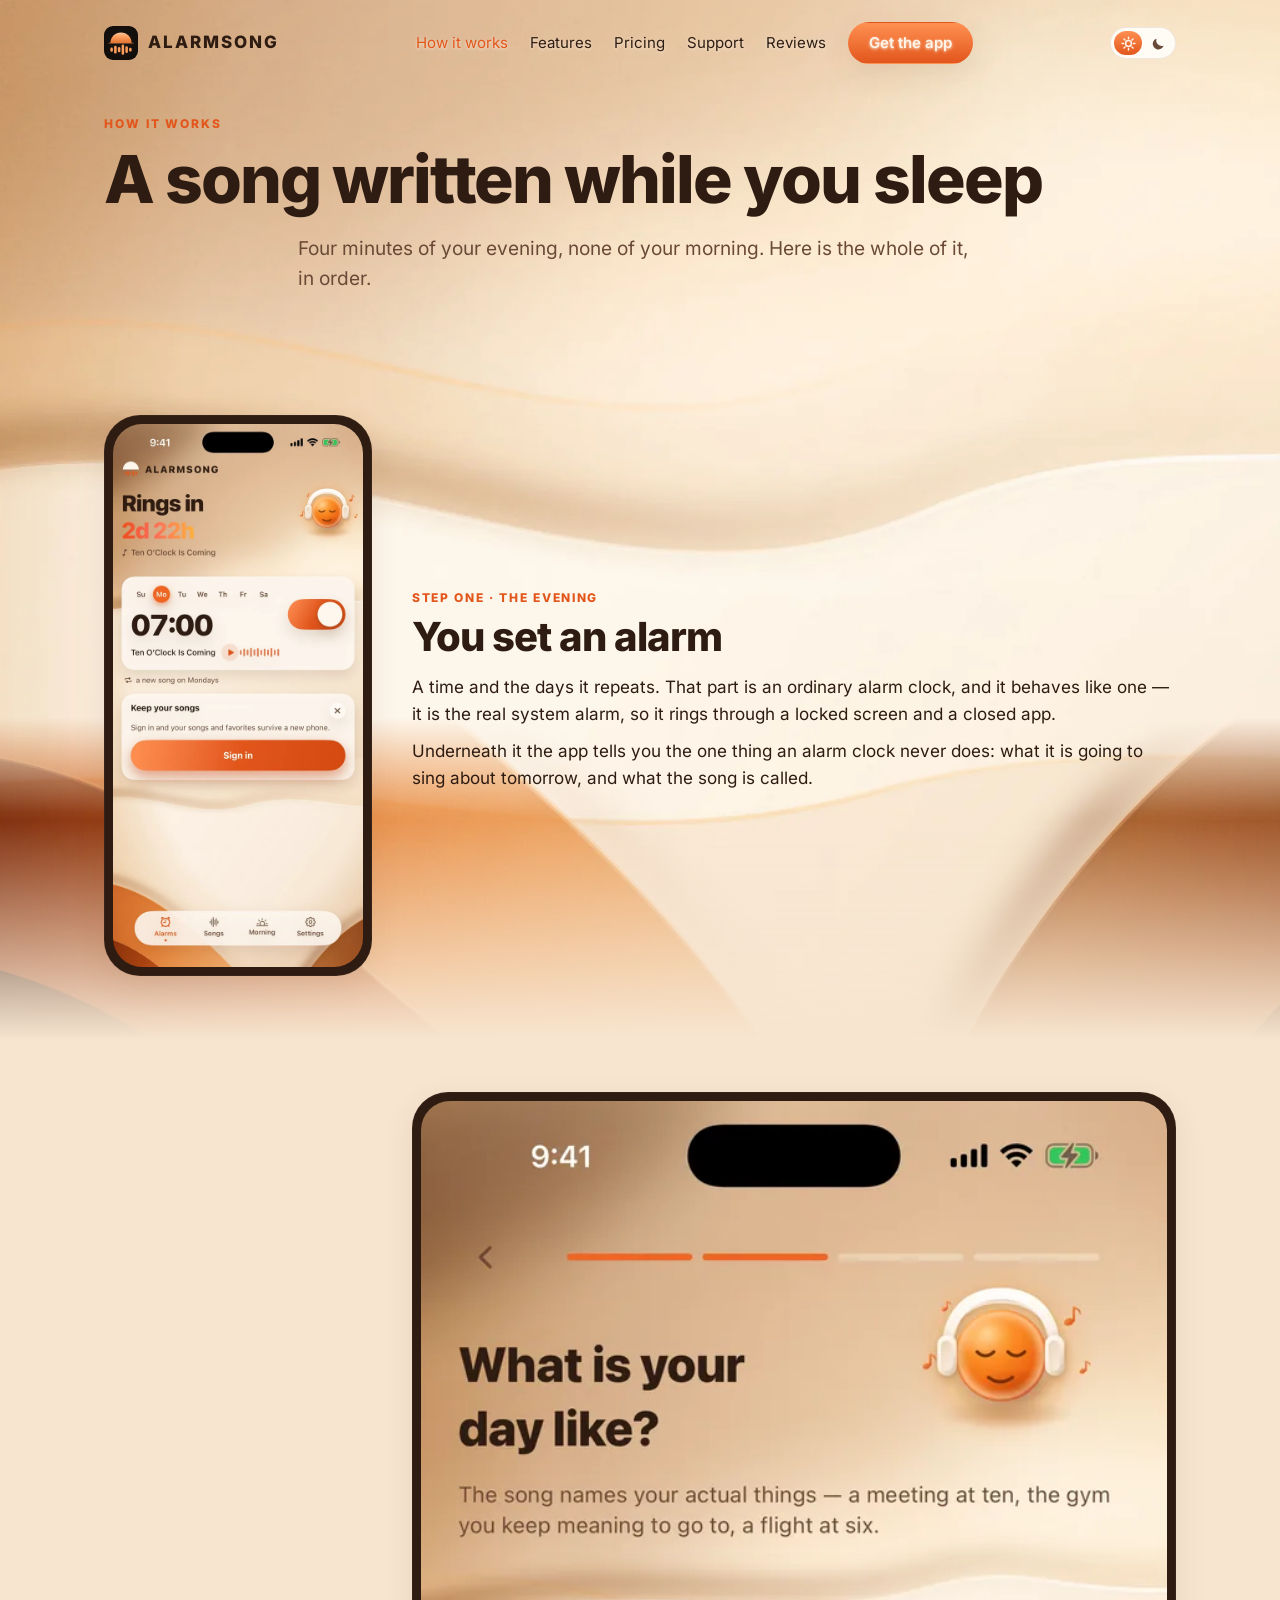
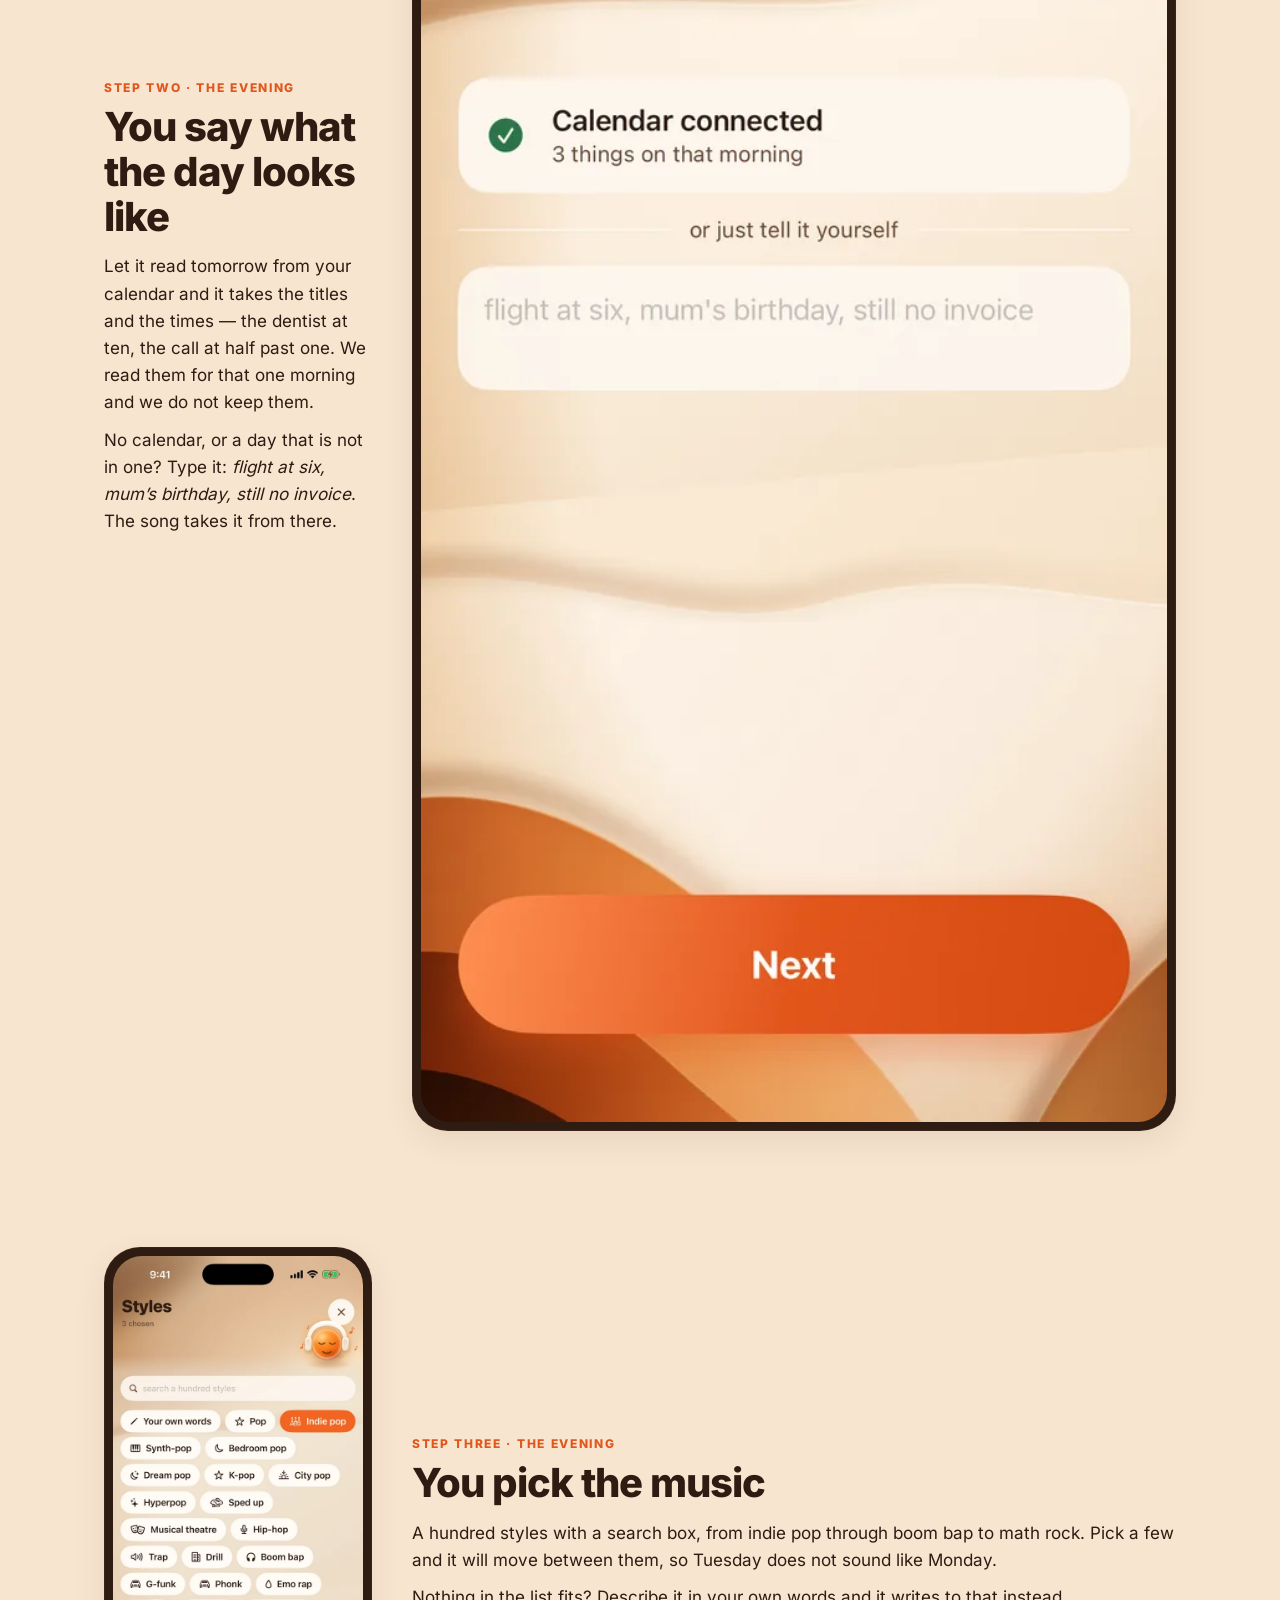
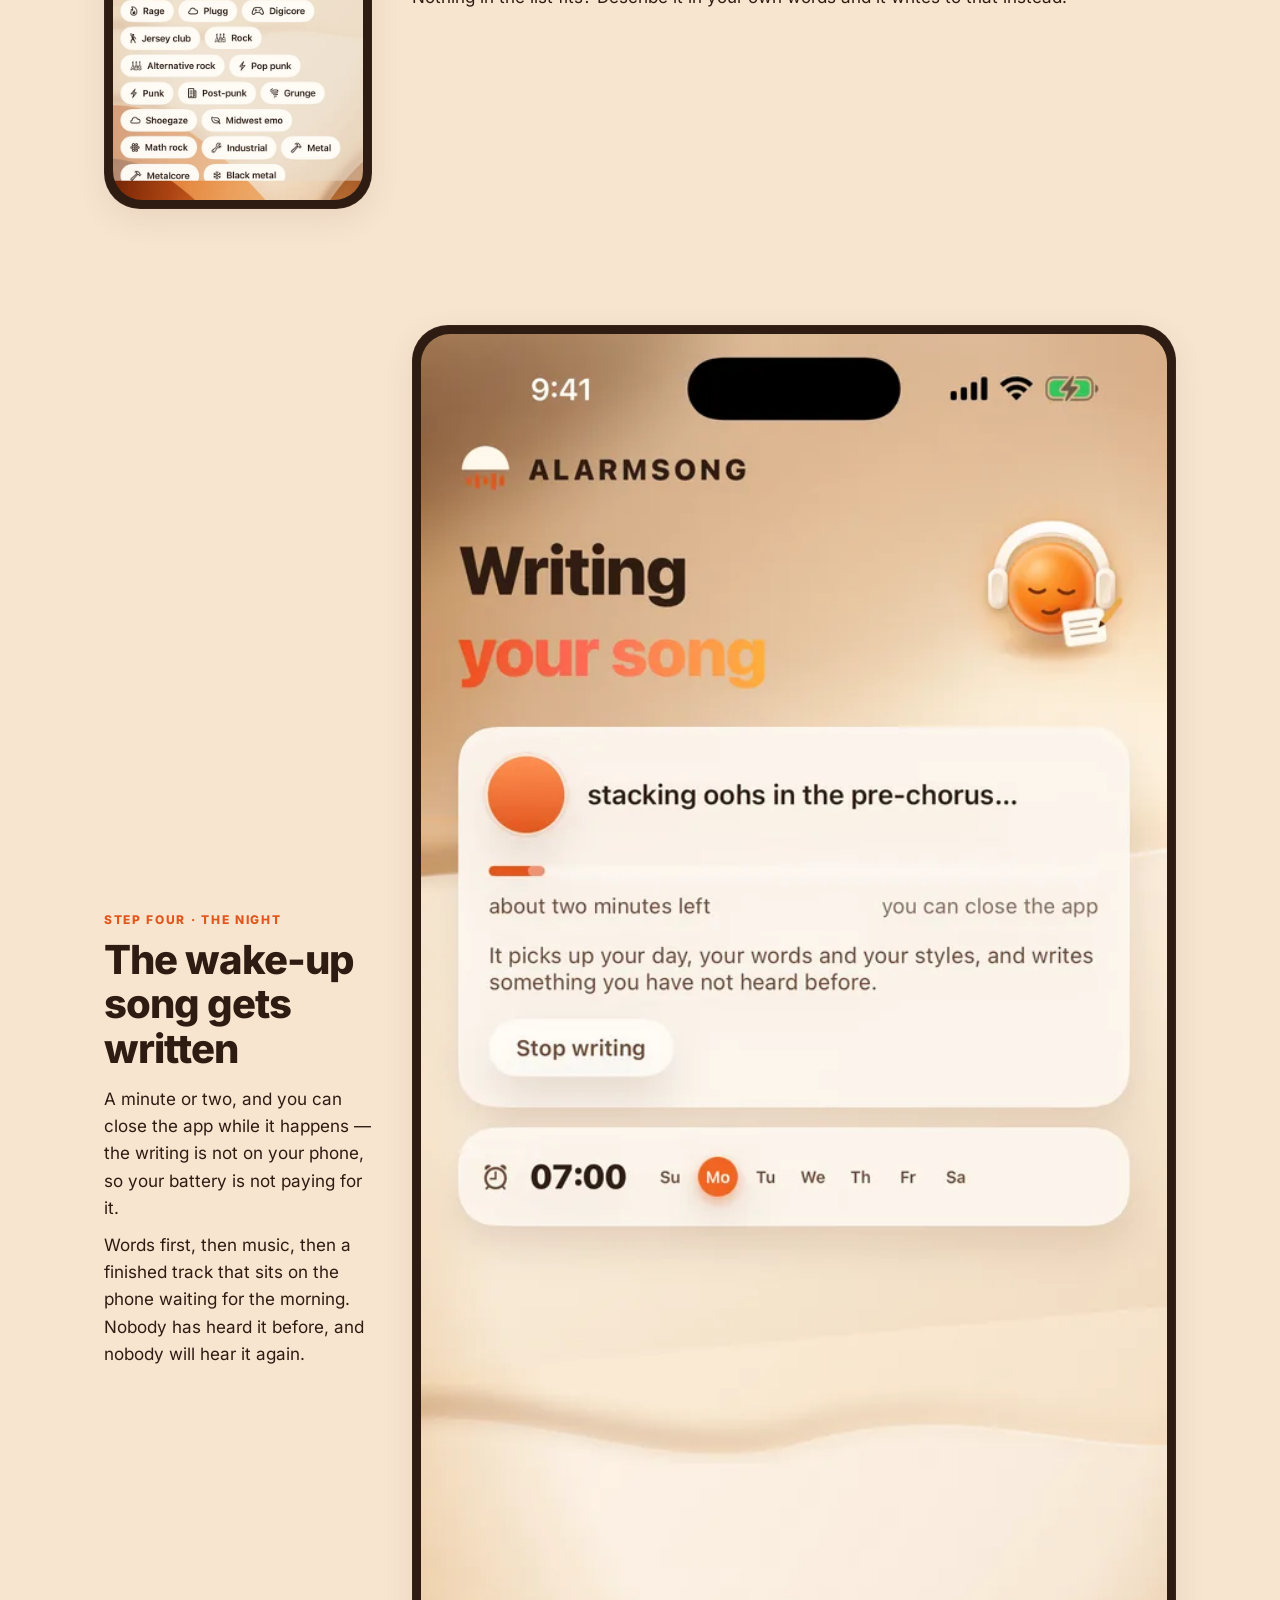
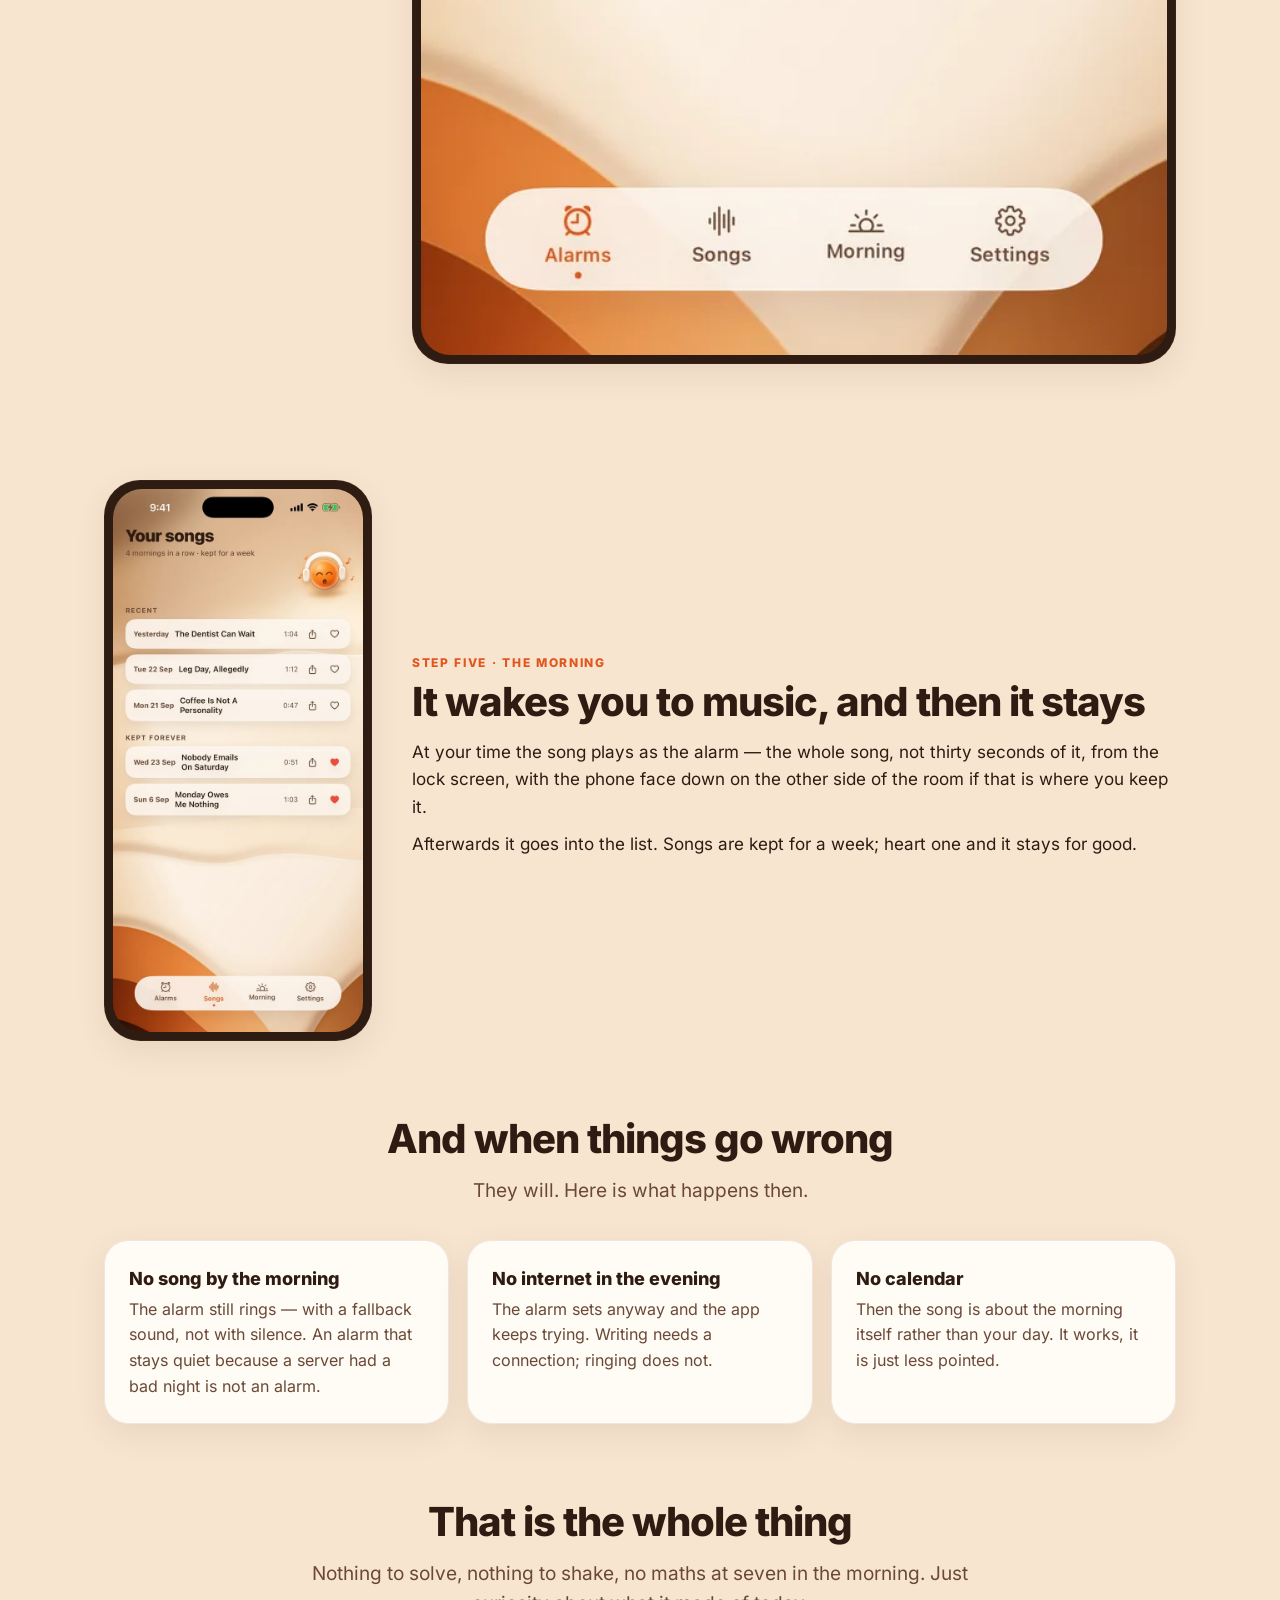
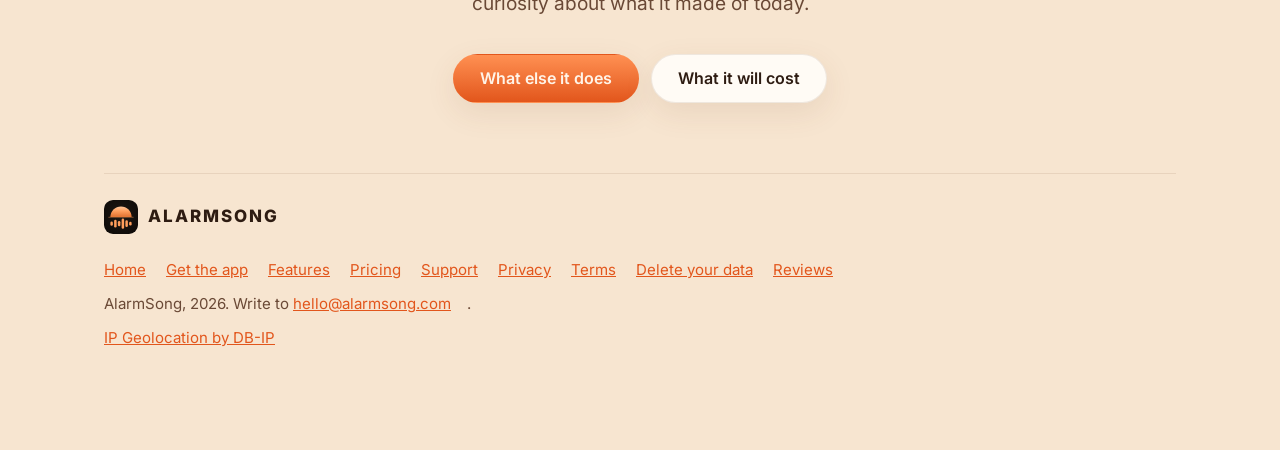
<file: how-it-works.html>
<!DOCTYPE html>
<html lang="en">
<head>
<meta charset="utf-8">
<meta name="viewport" content="width=device-width, initial-scale=1">
<title>How AlarmSong works — a song written while you sleep</title>
<meta name="description" content="You set an alarm, the night writes a song about the day ahead, and in the morning that song wakes you. What happens in between, step by step.">
<meta name="keywords" content="how alarmsong works, song written overnight, calendar alarm clock, personalised alarm song, wake up song app">
<meta name="robots" content="index,follow">
<link rel="canonical" href="https://alarmsong.com/how-it-works">
<link rel="icon" href="/favicon.ico" sizes="32x32">
<link rel="icon" href="/favicon.svg" type="image/svg+xml">
<link rel="apple-touch-icon" href="/apple-touch-icon.png">
<link rel="manifest" href="/site.webmanifest">
<meta name="theme-color" media="(prefers-color-scheme: light)" content="#E7D8C6">
<meta name="theme-color" media="(prefers-color-scheme: dark)" content="#1A100A">
<meta property="og:type" content="website">
<meta property="og:site_name" content="AlarmSong">
<meta property="og:title" content="How AlarmSong works — a song written while you sleep">
<meta property="og:description" content="You set an alarm, the night writes a song about the day ahead, and in the morning that song wakes you.">
<meta property="og:url" content="https://alarmsong.com/how-it-works">
<meta property="og:image" content="https://alarmsong.com/og.png">
<meta property="og:image:width" content="1200">
<meta property="og:image:height" content="630">
<meta property="og:image:alt" content="AlarmSong — an alarm that sings about your day">
<meta name="twitter:card" content="summary_large_image">
<script src="/theme.js"></script>
<link rel="stylesheet" href="/style.css">
<script type="application/ld+json">
{
  "@context": "https://schema.org",
  "@type": "BreadcrumbList",
  "itemListElement": [
    { "@type": "ListItem", "position": 1, "name": "AlarmSong", "item": "https://alarmsong.com/" },
    { "@type": "ListItem", "position": 2, "name": "How it works" }
  ]
}
</script>
<script type="application/ld+json">
{
  "@context": "https://schema.org",
  "@type": "HowTo",
  "name": "How a morning with AlarmSong goes",
  "description": "Setting an alarm that wakes you with a song written overnight about the day ahead.",
  "step": [
    { "@type": "HowToStep", "name": "Set the alarm", "text": "Pick a time and the days it repeats, the way you would in any alarm clock." },
    { "@type": "HowToStep", "name": "Say what the day looks like", "text": "Let it read the day ahead from your calendar, or type the day in your own words." },
    { "@type": "HowToStep", "name": "Pick the music", "text": "Choose from a hundred styles, or describe the sound you want in your own words." },
    { "@type": "HowToStep", "name": "Sleep", "text": "The song is written in a minute or two. You can close the app while it happens." },
    { "@type": "HowToStep", "name": "Wake up to it", "text": "At your time the song plays as the alarm, from the lock screen, whole." }
  ]
}
</script>
</head>
<body>

<div class="sky" aria-hidden="true"><i class="far"></i><i class="near"></i></div>

<div class="bar">
  <div class="bar-in">
    <a class="brandrow" href="/"><img class="mark" src="/favicon.svg" width="30" height="30" alt=""><span class="brand">AlarmSong</span></a>
    <nav aria-label="Site">
      <a href="/how-it-works" aria-current="page">How it works</a>
      <a href="/features">Features</a>
      <a href="/pricing">Pricing</a>
      <a href="/support">Support</a>
      <a href="https://www.trustpilot.com/review/alarmsong.com" rel="noopener">Reviews</a>
      <a class="btn btn-main" href="/app">Get the app</a>
    </nav>
    <p class="themes" role="group" aria-label="Theme">
      <button type="button" data-theme="light" aria-label="Light theme" title="Light"><svg viewBox="0 0 16 16" width="15" height="15" aria-hidden="true" fill="none" stroke="currentColor" stroke-width="1.6" stroke-linecap="round"><circle cx="8" cy="8" r="3.1"/><path d="M8 1.2v1.6M8 13.2v1.6M1.2 8h1.6M13.2 8h1.6M3.2 3.2l1.1 1.1M11.7 11.7l1.1 1.1M12.8 3.2l-1.1 1.1M4.3 11.7l-1.1 1.1"/></svg></button>
      <button type="button" data-theme="dark" aria-label="Dark theme" title="Dark"><svg viewBox="0 0 16 16" width="15" height="15" aria-hidden="true" fill="currentColor"><path d="M13.4 10.3A5.8 5.8 0 0 1 6 2.8a5.9 5.9 0 1 0 7.4 7.5z"/></svg></button>
    </p>
  </div>
</div>

<main class="wrap wide">

<div class="hero">
  <p class="eyebrow">How it works</p>
  <h1>A song written while you sleep</h1>
  <p class="lede">Four minutes of your evening, none of your morning. Here is
  the whole of it, in order.</p>
</div>

<section class="section">
  <div class="pair">
    <div class="phone"><img src="/img/alarm.webp" width="600" height="1304" loading="lazy" decoding="async" alt="The AlarmSong alarm screen with a countdown reading three days fifteen hours, a 07:00 alarm card, the days of the week and the title of the song waiting"></div>
    <div>
      <span class="step-no">Step one · the evening</span>
      <h2>You set an alarm</h2>
      <p>A time and the days it repeats. That part is an ordinary alarm clock,
      and it behaves like one — it is the real system alarm, so it rings
      through a locked screen and a closed app.</p>
      <p>Underneath it the app tells you the one thing an alarm clock never
      does: what it is going to sing about tomorrow, and what the song is
      called.</p>
    </div>
  </div>
</section>

<section class="section">
  <div class="pair flip">
    <div class="phone"><img src="/img/day.webp" width="600" height="1304" loading="lazy" decoding="async" alt="A screen asking what your day is like, showing that the calendar is connected with three things on that morning, and a field to describe the day in your own words"></div>
    <div>
      <span class="step-no">Step two · the evening</span>
      <h2>You say what the day looks like</h2>
      <p>Let it read tomorrow from your calendar and it takes the titles and
      the times — the dentist at ten, the call at half past one. We read them
      for that one morning and we do not keep them.</p>
      <p>No calendar, or a day that is not in one? Type it: <em>flight at six,
      mum’s birthday, still no invoice</em>. The song takes it from there.</p>
    </div>
  </div>
</section>

<section class="section">
  <div class="pair">
    <div class="phone"><img src="/img/styles.webp" width="600" height="1304" loading="lazy" decoding="async" alt="A style picker with a search field over a hundred styles, showing indie pop selected among synth-pop, bedroom pop, hip-hop, shoegaze and math rock"></div>
    <div>
      <span class="step-no">Step three · the evening</span>
      <h2>You pick the music</h2>
      <p>A hundred styles with a search box, from indie pop through boom bap to
      math rock. Pick a few and it will move between them, so Tuesday does not
      sound like Monday.</p>
      <p>Nothing in the list fits? Describe it in your own words and it writes
      to that instead.</p>
    </div>
  </div>
</section>

<section class="section">
  <div class="pair flip">
    <div class="phone"><img src="/img/writing.webp" width="600" height="1304" loading="lazy" decoding="async" alt="A screen headed Writing your song, with the line looping a lazy jazz chord, a progress bar, about two minutes left, and a note saying you can close the app"></div>
    <div>
      <span class="step-no">Step four · the night</span>
      <h2>The wake-up song gets written</h2>
      <p>A minute or two, and you can close the app while it happens — the
      writing is not on your phone, so your battery is not paying for it.</p>
      <p>Words first, then music, then a finished track that sits on the phone
      waiting for the morning. Nobody has heard it before, and nobody will
      hear it again.</p>
    </div>
  </div>
</section>

<section class="section">
  <div class="pair">
    <div class="phone"><img src="/img/songs.webp" width="600" height="1304" loading="lazy" decoding="async" alt="A list of past songs with titles like The Dentist Can Wait and Leg Day, Allegedly, their lengths, and hearts marking the ones kept forever"></div>
    <div>
      <span class="step-no">Step five · the morning</span>
      <h2>It wakes you to music, and then it stays</h2>
      <p>At your time the song plays as the alarm — the whole song, not thirty
      seconds of it, from the lock screen, with the phone face down on the
      other side of the room if that is where you keep it.</p>
      <p>Afterwards it goes into the list. Songs are kept for a week; heart one
      and it stays for good.</p>
    </div>
  </div>
</section>

<section class="section">
  <h2>And when things go wrong</h2>
  <p class="lede">They will. Here is what happens then.</p>
  <ul class="grid grid-3">
    <li class="tile">
      <h3>No song by the morning</h3>
      <p>The alarm still rings — with a fallback sound, not with silence. An
      alarm that stays quiet because a server had a bad night is not an alarm.</p>
    </li>
    <li class="tile">
      <h3>No internet in the evening</h3>
      <p>The alarm sets anyway and the app keeps trying. Writing needs a
      connection; ringing does not.</p>
    </li>
    <li class="tile">
      <h3>No calendar</h3>
      <p>Then the song is about the morning itself rather than your day. It
      works, it is just less pointed.</p>
    </li>
  </ul>
</section>

<section class="section middle">
  <h2>That is the whole thing</h2>
  <p class="lede">Nothing to solve, nothing to shake, no maths at seven in the
  morning. Just curiosity about what it made of today.</p>
  <div class="cta">
    <a class="btn btn-main" href="/features">What else it does</a>
    <a class="btn btn-flat" href="/pricing">What it will cost</a>
  </div>
</section>

<footer>
<span class="brandrow"><img class="mark" src="/favicon.svg" width="30" height="30" alt=""><span class="brand">AlarmSong</span></span>
<p>
<a href="/">Home</a>
<a href="/app">Get the app</a>
<a href="/features">Features</a>
<a href="/pricing">Pricing</a>
<a href="/support">Support</a>
<a href="/privacy">Privacy</a>
<a href="/terms">Terms</a>
<a href="/delete-account">Delete your data</a>
<a href="https://www.trustpilot.com/review/alarmsong.com" rel="noopener">Reviews</a>
</p>
<p class="updated">AlarmSong, 2026. Write to <a href="mailto:hello@alarmsong.com">hello@alarmsong.com</a>.</p>
<p class="updated"><a href="https://db-ip.com" rel="noopener">IP Geolocation by DB-IP</a></p>
</footer>

</main>

<!-- Counting page views: Cloudflare Web Analytics. No cookies, no local storage,
     nothing that says who you are — so the site needs no consent banner. -->
<script defer src="https://static.cloudflareinsights.com/beacon.min.js"
        data-cf-beacon='{"token": "42a79ccab96d46068a54033209192ac7"}'></script>
</body>
</html>
</file>
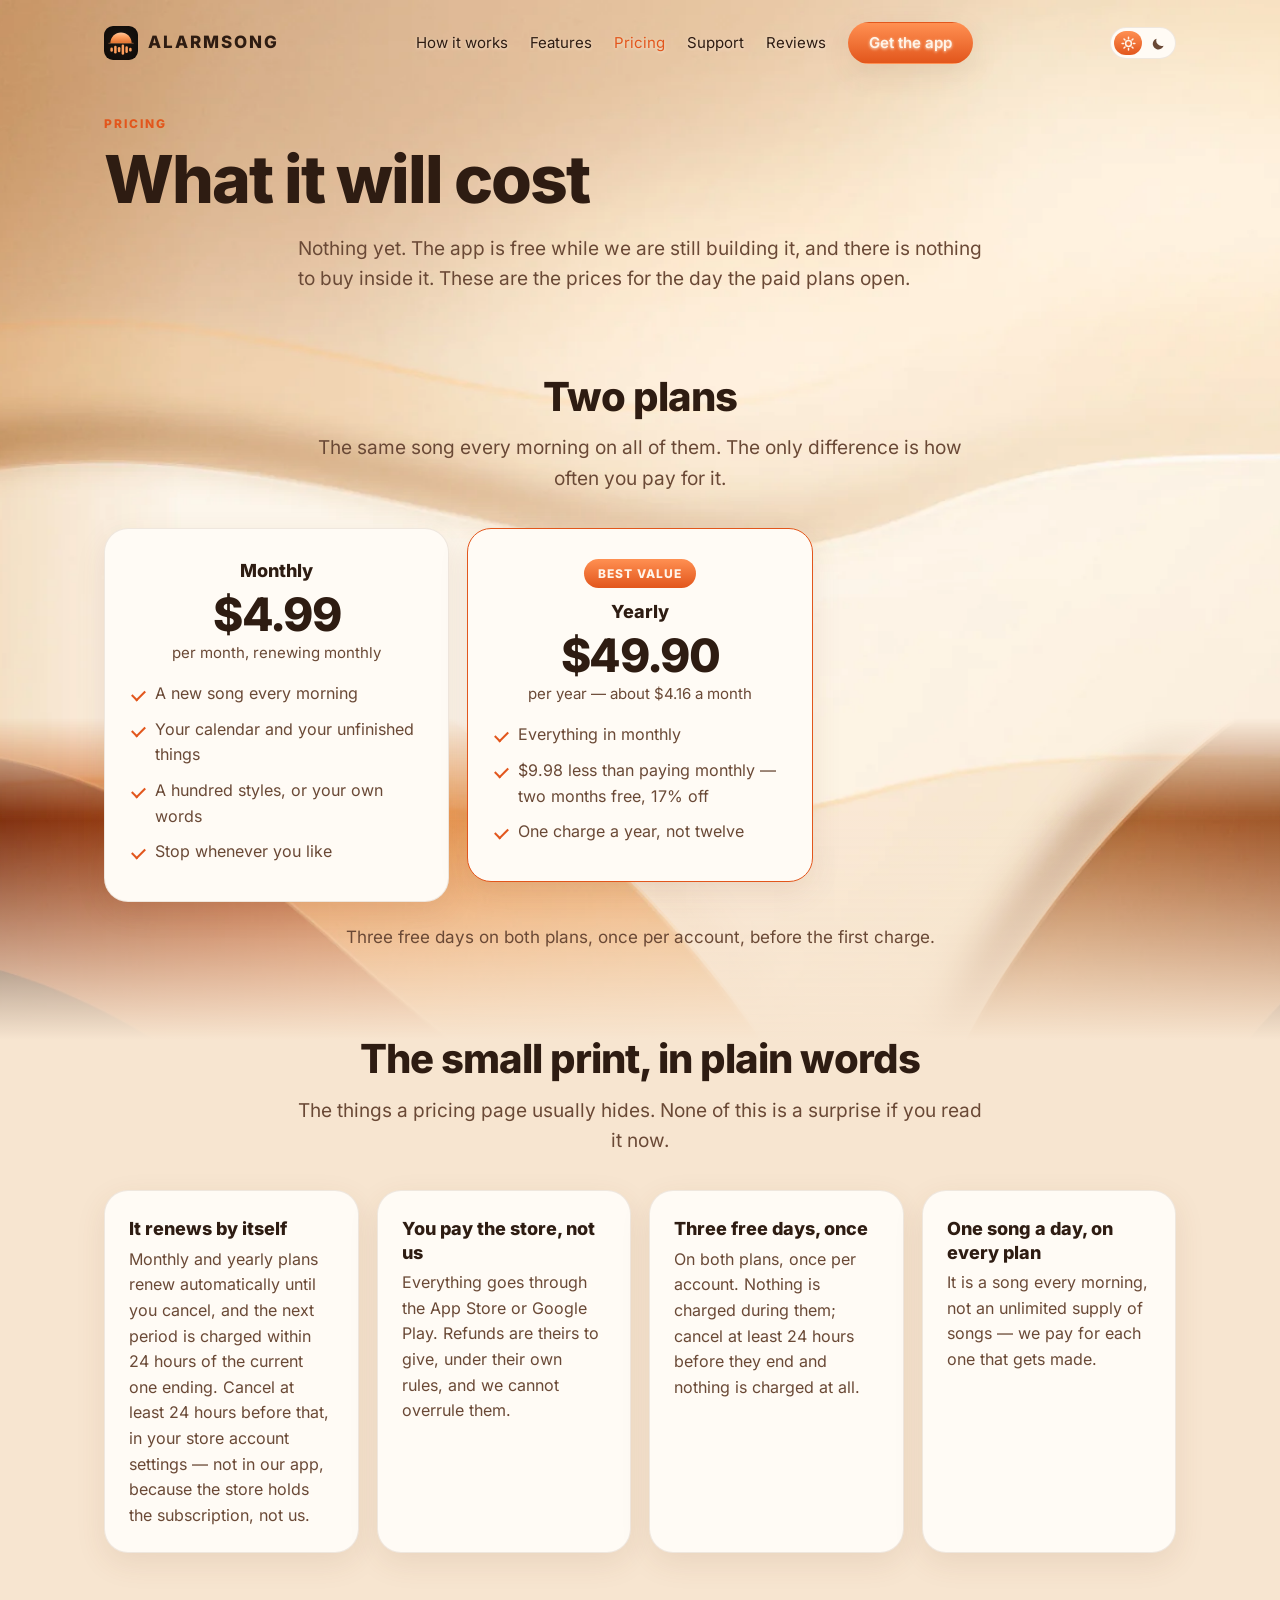
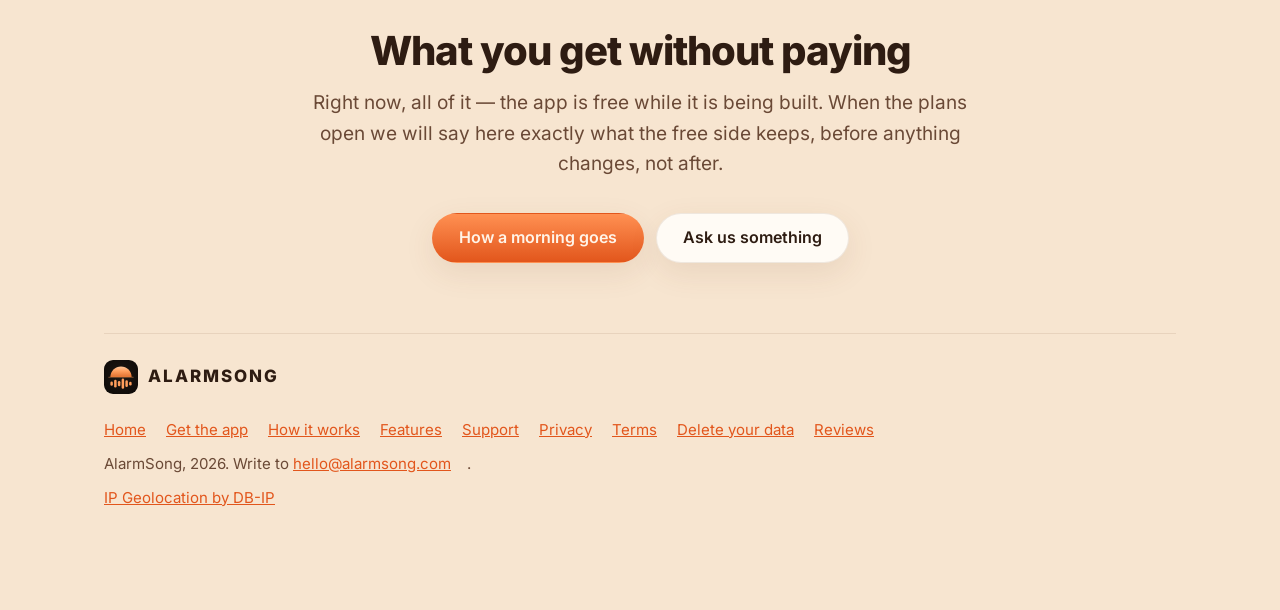
<file: pricing.html>
<!DOCTYPE html>
<html lang="en">
<head>
<meta charset="utf-8">
<meta name="viewport" content="width=device-width, initial-scale=1">
<title>AlarmSong pricing — $4.99 a month or $49.90 a year</title>
<meta name="description" content="What AlarmSong will cost when the paid plans open: $4.99 monthly or $49.90 yearly, with three free days on both.">
<meta name="keywords" content="alarmsong price, alarm clock app subscription, wake up song app cost">
<meta name="robots" content="index,follow">
<link rel="canonical" href="https://alarmsong.com/pricing">
<link rel="icon" href="/favicon.ico" sizes="32x32">
<link rel="icon" href="/favicon.svg" type="image/svg+xml">
<link rel="apple-touch-icon" href="/apple-touch-icon.png">
<link rel="manifest" href="/site.webmanifest">
<meta name="theme-color" media="(prefers-color-scheme: light)" content="#E7D8C6">
<meta name="theme-color" media="(prefers-color-scheme: dark)" content="#1A100A">
<meta property="og:type" content="website">
<meta property="og:site_name" content="AlarmSong">
<meta property="og:title" content="AlarmSong pricing — $4.99 a month or $49.90 a year">
<meta property="og:description" content="What it will cost when the paid plans open, and the small print in plain words.">
<meta property="og:url" content="https://alarmsong.com/pricing">
<meta property="og:image" content="https://alarmsong.com/og.png">
<meta property="og:image:width" content="1200">
<meta property="og:image:height" content="630">
<meta property="og:image:alt" content="AlarmSong — an alarm that sings about your day">
<meta name="twitter:card" content="summary_large_image">
<script src="/theme.js"></script>
<link rel="stylesheet" href="/style.css">
<script type="application/ld+json">
{
  "@context": "https://schema.org",
  "@type": "BreadcrumbList",
  "itemListElement": [
    { "@type": "ListItem", "position": 1, "name": "AlarmSong", "item": "https://alarmsong.com/" },
    { "@type": "ListItem", "position": 2, "name": "Pricing" }
  ]
}
</script>
</head>
<body>

<div class="sky" aria-hidden="true"><i class="far"></i><i class="near"></i></div>

<div class="bar">
  <div class="bar-in">
    <a class="brandrow" href="/"><img class="mark" src="/favicon.svg" width="30" height="30" alt=""><span class="brand">AlarmSong</span></a>
    <nav aria-label="Site">
      <a href="/how-it-works">How it works</a>
      <a href="/features">Features</a>
      <a href="/pricing" aria-current="page">Pricing</a>
      <a href="/support">Support</a>
      <a href="https://www.trustpilot.com/review/alarmsong.com" rel="noopener">Reviews</a>
      <a class="btn btn-main" href="/app">Get the app</a>
    </nav>
    <p class="themes" role="group" aria-label="Theme">
      <button type="button" data-theme="light" aria-label="Light theme" title="Light"><svg viewBox="0 0 16 16" width="15" height="15" aria-hidden="true" fill="none" stroke="currentColor" stroke-width="1.6" stroke-linecap="round"><circle cx="8" cy="8" r="3.1"/><path d="M8 1.2v1.6M8 13.2v1.6M1.2 8h1.6M13.2 8h1.6M3.2 3.2l1.1 1.1M11.7 11.7l1.1 1.1M12.8 3.2l-1.1 1.1M4.3 11.7l-1.1 1.1"/></svg></button>
      <button type="button" data-theme="dark" aria-label="Dark theme" title="Dark"><svg viewBox="0 0 16 16" width="15" height="15" aria-hidden="true" fill="currentColor"><path d="M13.4 10.3A5.8 5.8 0 0 1 6 2.8a5.9 5.9 0 1 0 7.4 7.5z"/></svg></button>
    </p>
  </div>
</div>

<main class="wrap wide">

<div class="hero">
  <p class="eyebrow">Pricing</p>
  <h1>What it will cost</h1>
  <p class="lede">Nothing yet. The app is free while we are still building it,
  and there is nothing to buy inside it. These are the prices for the day the
  paid plans open.</p>
</div>

<section class="section">
  <h2>Two plans</h2>
  <p class="lede">The same song every morning on all of them. The only
  difference is how often you pay for it.</p>
  <ul class="plans">
    <li class="plan">
      <h3>Monthly</h3>
      <span class="price">$4.99</span>
      <p class="per">per month, renewing monthly</p>
      <ul>
        <li>A new song every morning</li>
        <li>Your calendar and your unfinished things</li>
        <li>A hundred styles, or your own words</li>
        <li>Stop whenever you like</li>
      </ul>
    </li>
    <li class="plan pick">
      <span class="tag">Best value</span>
      <h3>Yearly</h3>
      <span class="price">$49.90</span>
      <p class="per">per year — about $4.16 a month</p>
      <ul>
        <li>Everything in monthly</li>
        <li>$9.98 less than paying monthly — two months free, 17% off</li>
        <li>One charge a year, not twelve</li>
      </ul>
    </li>
  </ul>
  <p class="middle" style="margin-top:22px;color:var(--dim)">Three free days on
  both plans, once per account, before the first charge.</p>
</section>

<section class="section">
  <h2>The small print, in plain words</h2>
  <p class="lede">The things a pricing page usually hides. None of this is a
  surprise if you read it now.</p>
  <ul class="grid grid-4">
    <li class="tile">
      <h3>It renews by itself</h3>
      <p>Monthly and yearly plans renew automatically until you cancel, and the
      next period is charged within 24 hours of the current one ending. Cancel
      at least 24 hours before that, in your store account settings — not in
      our app, because the store holds the subscription, not us.</p>
    </li>
    <li class="tile">
      <h3>You pay the store, not us</h3>
      <p>Everything goes through the App Store or Google Play. Refunds are
      theirs to give, under their own rules, and we cannot overrule them.</p>
    </li>
    <li class="tile">
      <h3>Three free days, once</h3>
      <p>On both plans, once per account. Nothing is charged during them;
      cancel at least 24 hours before they end and nothing is charged at all.</p>
    </li>
    <li class="tile">
      <h3>One song a day, on every plan</h3>
      <p>It is a song every morning, not an unlimited supply of songs — we
      pay for each one that gets made.</p>
    </li>
  </ul>
</section>

<section class="section">
  <h2>What you get without paying</h2>
  <p class="lede">Right now, all of it — the app is free while it is being
  built. When the plans open we will say here exactly what the free side keeps,
  before anything changes, not after.</p>
  <div class="cta">
    <a class="btn btn-main" href="/how-it-works">How a morning goes</a>
    <a class="btn btn-flat" href="/support">Ask us something</a>
  </div>
</section>

<footer>
<span class="brandrow"><img class="mark" src="/favicon.svg" width="30" height="30" alt=""><span class="brand">AlarmSong</span></span>
<p>
<a href="/">Home</a>
<a href="/app">Get the app</a>
<a href="/how-it-works">How it works</a>
<a href="/features">Features</a>
<a href="/support">Support</a>
<a href="/privacy">Privacy</a>
<a href="/terms">Terms</a>
<a href="/delete-account">Delete your data</a>
<a href="https://www.trustpilot.com/review/alarmsong.com" rel="noopener">Reviews</a>
</p>
<p class="updated">AlarmSong, 2026. Write to <a href="mailto:hello@alarmsong.com">hello@alarmsong.com</a>.</p>
<p class="updated"><a href="https://db-ip.com" rel="noopener">IP Geolocation by DB-IP</a></p>
</footer>

</main>

<!-- Counting page views: Cloudflare Web Analytics. No cookies, no local storage,
     nothing that says who you are — so the site needs no consent banner. -->
<script defer src="https://static.cloudflareinsights.com/beacon.min.js"
        data-cf-beacon='{"token": "42a79ccab96d46068a54033209192ac7"}'></script>
</body>
</html>
</file>
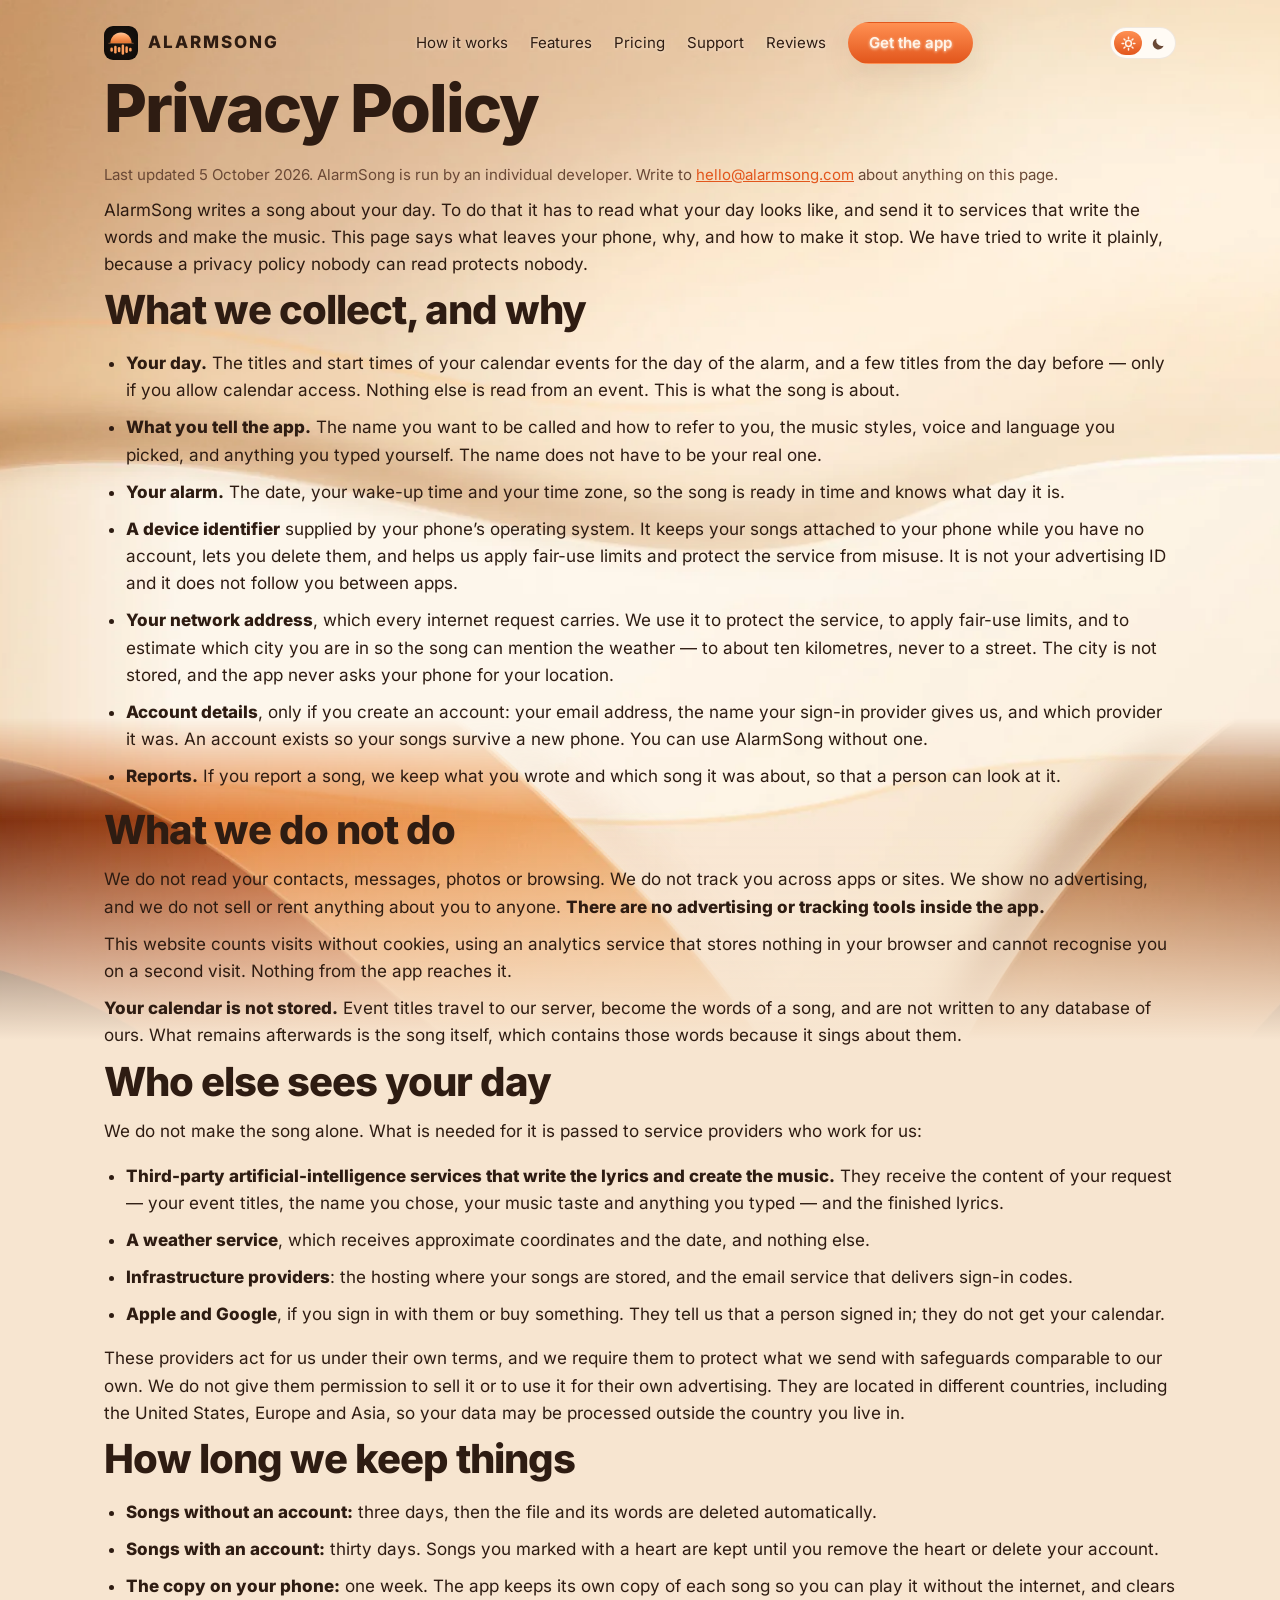
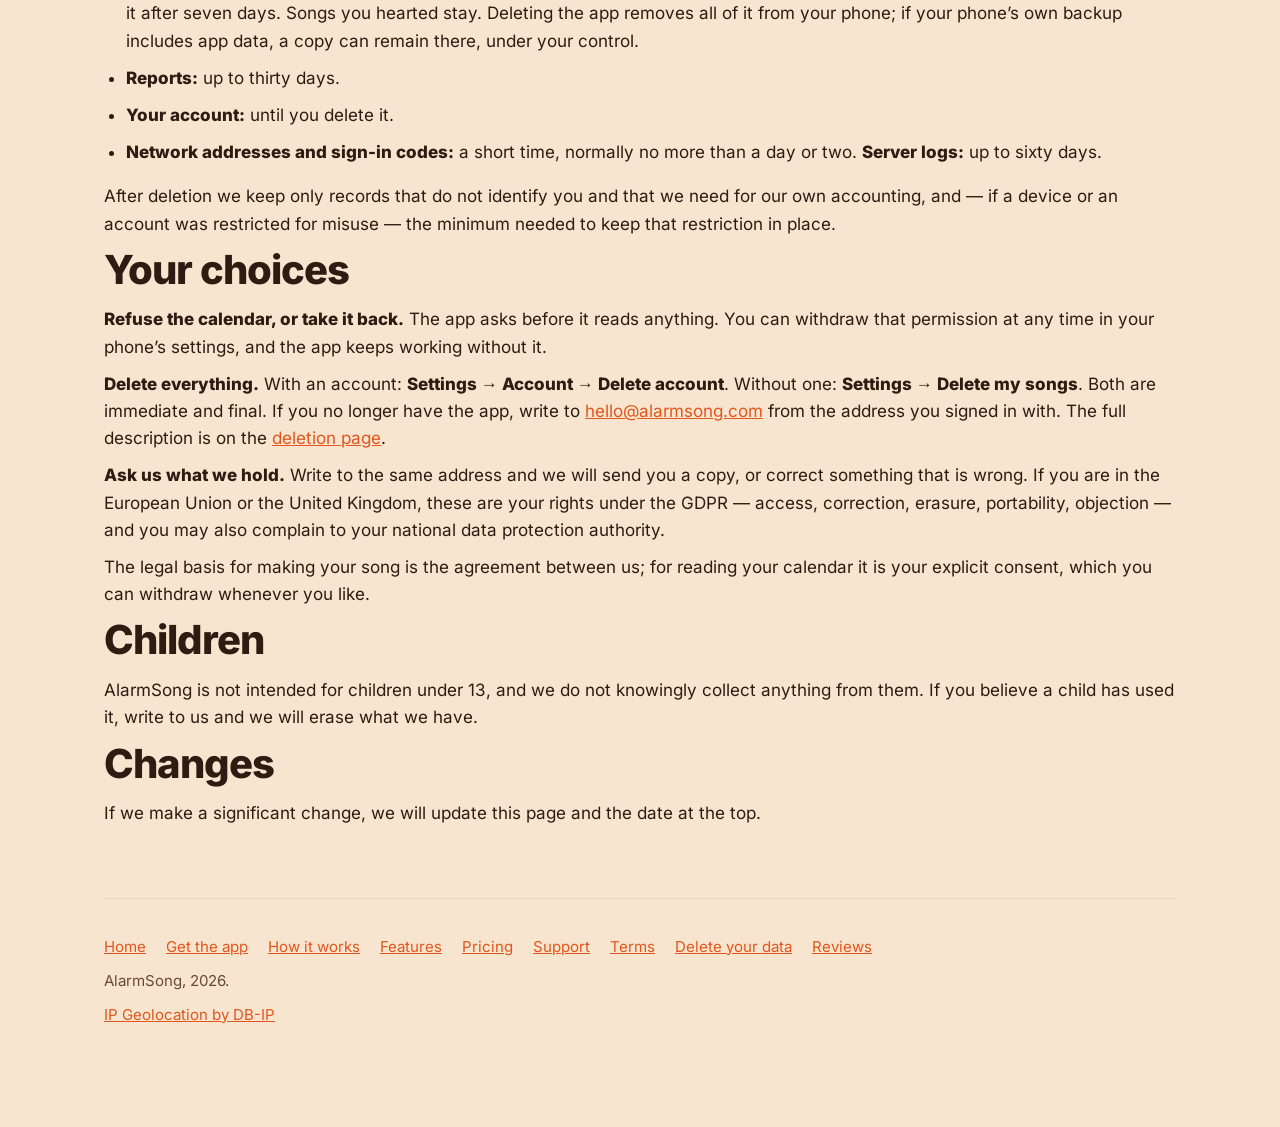
<file: privacy.html>
<!DOCTYPE html>
<html lang="en">
<head>
<meta charset="utf-8">
<meta name="viewport" content="width=device-width, initial-scale=1">
<title>Privacy Policy — AlarmSong</title>
<meta name="description" content="What AlarmSong collects, who it goes to, how long it is kept, and how to erase it.">
<link rel="icon" href="/favicon.ico" sizes="32x32">
<link rel="icon" href="/favicon.svg" type="image/svg+xml">
<link rel="apple-touch-icon" href="/apple-touch-icon.png">
<link rel="manifest" href="/site.webmanifest">
<meta name="theme-color" media="(prefers-color-scheme: light)" content="#E7D8C6">
<meta name="theme-color" media="(prefers-color-scheme: dark)" content="#1A100A">
<link rel="canonical" href="https://alarmsong.com/privacy">
<meta property="og:type" content="website">
<meta property="og:site_name" content="AlarmSong">
<meta property="og:title" content="Privacy Policy — AlarmSong">
<meta property="og:description" content="What AlarmSong collects, who it goes to, how long it is kept, and how to erase it.">
<meta property="og:url" content="https://alarmsong.com/privacy">
<meta property="og:image" content="https://alarmsong.com/og.png">
<meta property="og:image:width" content="1200">
<meta property="og:image:height" content="630">
<meta property="og:image:alt" content="AlarmSong — an alarm that sings about your day">
<meta name="twitter:card" content="summary_large_image">
<script src="/theme.js"></script>
<link rel="stylesheet" href="/style.css">
</head>
<body>

<div class="sky" aria-hidden="true"><i class="far"></i><i class="near"></i></div>

<div class="bar">
  <div class="bar-in">
    <a class="brandrow" href="/"><img class="mark" src="/favicon.svg" width="30" height="30" alt=""><span class="brand">AlarmSong</span></a>
    <nav aria-label="Site">
      <a href="/how-it-works">How it works</a>
      <a href="/features">Features</a>
      <a href="/pricing">Pricing</a>
      <a href="/support">Support</a>
      <a href="https://www.trustpilot.com/review/alarmsong.com" rel="noopener">Reviews</a>
      <a class="btn btn-main" href="/app">Get the app</a>
    </nav>
    <p class="themes" role="group" aria-label="Theme">
      <button type="button" data-theme="light" aria-label="Light theme" title="Light"><svg viewBox="0 0 16 16" width="15" height="15" aria-hidden="true" fill="none" stroke="currentColor" stroke-width="1.6" stroke-linecap="round"><circle cx="8" cy="8" r="3.1"/><path d="M8 1.2v1.6M8 13.2v1.6M1.2 8h1.6M13.2 8h1.6M3.2 3.2l1.1 1.1M11.7 11.7l1.1 1.1M12.8 3.2l-1.1 1.1M4.3 11.7l-1.1 1.1"/></svg></button>
      <button type="button" data-theme="dark" aria-label="Dark theme" title="Dark"><svg viewBox="0 0 16 16" width="15" height="15" aria-hidden="true" fill="currentColor"><path d="M13.4 10.3A5.8 5.8 0 0 1 6 2.8a5.9 5.9 0 1 0 7.4 7.5z"/></svg></button>
    </p>
  </div>
</div>

<main class="wrap">

<h1>Privacy Policy</h1>
<p class="updated">Last updated 5 October 2026. AlarmSong is run by an individual
developer. Write to <a href="mailto:hello@alarmsong.com">hello@alarmsong.com</a>
about anything on this page.</p>

<p>AlarmSong writes a song about your day. To do that it has to read what your day looks
like, and send it to services that write the words and make the music. This page says what
leaves your phone, why, and how to make it stop. We have tried to write it plainly, because
a privacy policy nobody can read protects nobody.</p>

<h2>What we collect, and why</h2>
<ul>
  <li><strong>Your day.</strong> The titles and start times of your calendar events for the day of the alarm, and a few titles from the day before — only if you allow calendar access. Nothing else is read from an event. This is what the song is about.</li>
  <li><strong>What you tell the app.</strong> The name you want to be called and how to refer to you, the music styles, voice and language you picked, and anything you typed yourself. The name does not have to be your real one.</li>
  <li><strong>Your alarm.</strong> The date, your wake-up time and your time zone, so the song is ready in time and knows what day it is.</li>
  <li><strong>A device identifier</strong> supplied by your phone’s operating system. It keeps your songs attached to your phone while you have no account, lets you delete them, and helps us apply fair-use limits and protect the service from misuse. It is not your advertising ID and it does not follow you between apps.</li>
  <li><strong>Your network address</strong>, which every internet request carries. We use it to protect the service, to apply fair-use limits, and to estimate which city you are in so the song can mention the weather — to about ten kilometres, never to a street. The city is not stored, and the app never asks your phone for your location.</li>
  <li><strong>Account details</strong>, only if you create an account: your email address, the name your sign-in provider gives us, and which provider it was. An account exists so your songs survive a new phone. You can use AlarmSong without one.</li>
  <li><strong>Reports.</strong> If you report a song, we keep what you wrote and which song it was about, so that a person can look at it.</li>
</ul>

<h2>What we do not do</h2>
<p>We do not read your contacts, messages, photos or browsing. We do not track you across
apps or sites. We show no advertising, and we do not sell or rent anything about you to
anyone. <strong>There are no advertising or tracking tools inside the app.</strong></p>
<p>This website counts visits without cookies, using an analytics service that stores
nothing in your browser and cannot recognise you on a second visit. Nothing from the app
reaches it.</p>
<p><strong>Your calendar is not stored.</strong> Event titles travel to our server, become
the words of a song, and are not written to any database of ours. What remains afterwards is
the song itself, which contains those words because it sings about them.</p>

<h2>Who else sees your day</h2>
<p>We do not make the song alone. What is needed for it is passed to service providers who
work for us:</p>
<ul>
  <li><strong>Third-party artificial-intelligence services that write the lyrics and create
      the music.</strong> They receive the content of your request — your event titles, the
      name you chose, your music taste and anything you typed — and the finished lyrics.</li>
  <li><strong>A weather service</strong>, which receives approximate coordinates and the date, and nothing else.</li>
  <li><strong>Infrastructure providers</strong>: the hosting where your songs are stored, and the email service that delivers sign-in codes.</li>
  <li><strong>Apple and Google</strong>, if you sign in with them or buy something. They tell us that a person signed in; they do not get your calendar.</li>
</ul>
<p>These providers act for us under their own terms, and we require them to protect what we
send with safeguards comparable to our own. We do not give them permission to sell it or to
use it for their own advertising. They are located in different countries, including the
United States, Europe and Asia, so your data may be processed outside the country you live
in.</p>

<h2>How long we keep things</h2>
<ul>
  <li><strong>Songs without an account:</strong> three days, then the file and its words are deleted automatically.</li>
  <li><strong>Songs with an account:</strong> thirty days. Songs you marked with a heart are kept until you remove the heart or delete your account.</li>
  <li><strong>The copy on your phone:</strong> one week. The app keeps its own copy of each
      song so you can play it without the internet, and clears it after seven days. Songs you
      hearted stay. Deleting the app removes all of it from your phone; if your phone’s own
      backup includes app data, a copy can remain there, under your control.</li>
  <li><strong>Reports:</strong> up to thirty days.</li>
  <li><strong>Your account:</strong> until you delete it.</li>
  <li><strong>Network addresses and sign-in codes:</strong> a short time, normally no more than a day or two. <strong>Server logs:</strong> up to sixty days.</li>
</ul>
<p>After deletion we keep only records that do not identify you and that we need for our
own accounting, and — if a device or an account was restricted for misuse — the minimum
needed to keep that restriction in place.</p>

<h2>Your choices</h2>
<p><strong>Refuse the calendar, or take it back.</strong> The app asks before it reads anything.
You can withdraw that permission at any time in your phone’s settings, and the app keeps
working without it.</p>
<p><strong>Delete everything.</strong> With an account: <strong>Settings → Account → Delete
account</strong>. Without one: <strong>Settings → Delete my songs</strong>. Both are
immediate and final. If you no longer have the app, write to
<a href="mailto:hello@alarmsong.com">hello@alarmsong.com</a> from the address you signed in
with. The full description is on the <a href="/delete-account">deletion page</a>.</p>
<p><strong>Ask us what we hold.</strong> Write to the same address and we will send you a copy,
or correct something that is wrong. If you are in the European Union or the United Kingdom,
these are your rights under the GDPR — access, correction, erasure, portability, objection —
and you may also complain to your national data protection authority.</p>
<p>The legal basis for making your song is the agreement between us; for reading your calendar
it is your explicit consent, which you can withdraw whenever you like.</p>

<h2>Children</h2>
<p>AlarmSong is not intended for children under 13, and we do not knowingly collect anything
from them. If you believe a child has used it, write to us and we will erase what we have.</p>

<h2>Changes</h2>
<p>If we make a significant change, we will update this page and the date at the top.</p>

<footer>
<p>
<a href="/">Home</a>
<a href="/app">Get the app</a>
<a href="/how-it-works">How it works</a>
<a href="/features">Features</a>
<a href="/pricing">Pricing</a>
<a href="/support">Support</a>
<a href="/terms">Terms</a>
<a href="/delete-account">Delete your data</a>
<a href="https://www.trustpilot.com/review/alarmsong.com" rel="noopener">Reviews</a>
</p>
<p class="updated">AlarmSong, 2026.</p>
<p class="updated"><a href="https://db-ip.com" rel="noopener">IP Geolocation by DB-IP</a></p>
</footer>

</main>
<!-- Counting page views: Cloudflare Web Analytics. No cookies, no local storage,
     nothing that says who you are — so the site needs no consent banner. -->
<script defer src="https://static.cloudflareinsights.com/beacon.min.js"
        data-cf-beacon='{"token": "42a79ccab96d46068a54033209192ac7"}'></script>
</body>
</html>
</file>
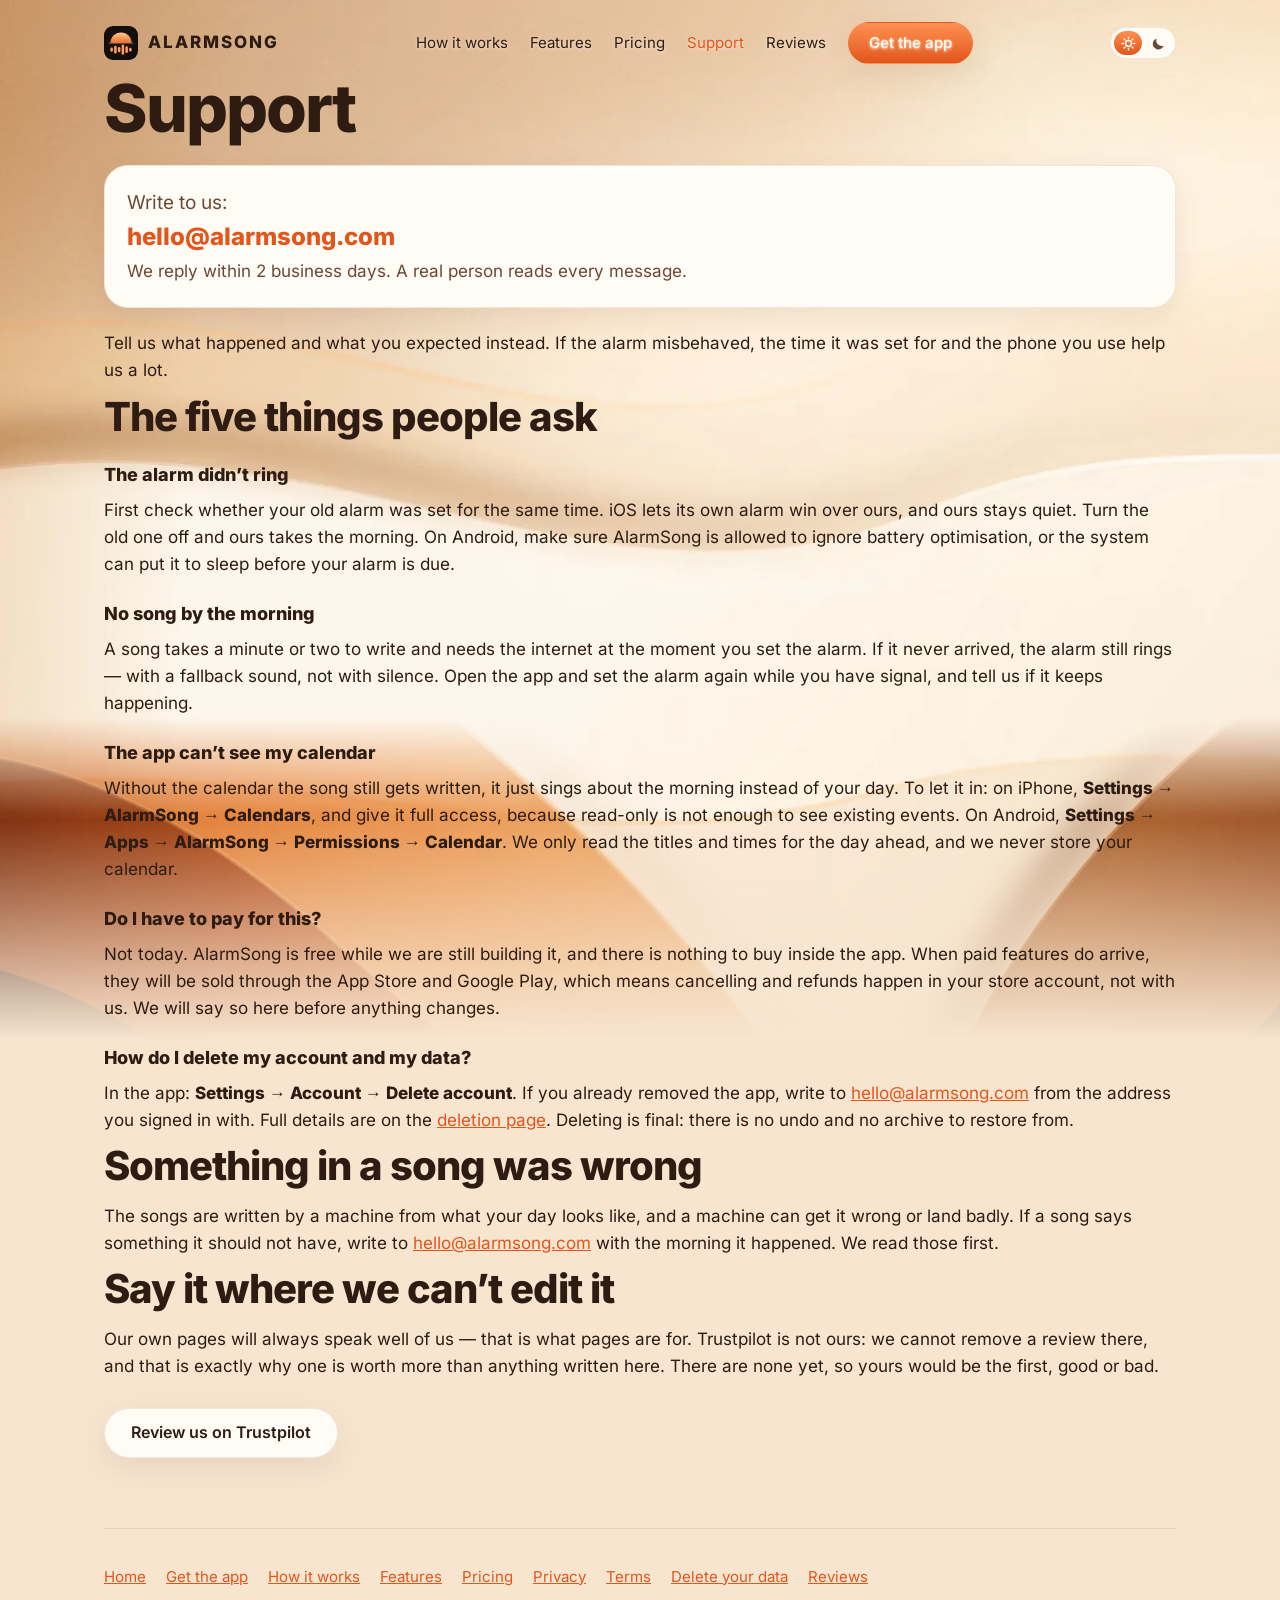
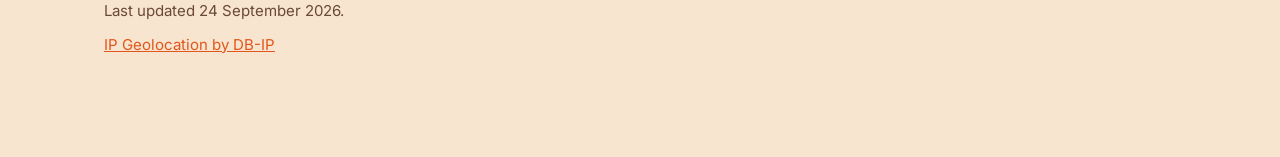
<file: support.html>
<!DOCTYPE html>
<html lang="en">
<head>
<meta charset="utf-8">
<meta name="viewport" content="width=device-width, initial-scale=1">
<title>Support — AlarmSong</title>
<meta name="description" content="Get help with AlarmSong: write to hello@alarmsong.com. Answers to the five things people ask most.">
<link rel="icon" href="/favicon.ico" sizes="32x32">
<link rel="icon" href="/favicon.svg" type="image/svg+xml">
<link rel="apple-touch-icon" href="/apple-touch-icon.png">
<link rel="manifest" href="/site.webmanifest">
<meta name="theme-color" media="(prefers-color-scheme: light)" content="#E7D8C6">
<meta name="theme-color" media="(prefers-color-scheme: dark)" content="#1A100A">
<link rel="canonical" href="https://alarmsong.com/support">
<meta property="og:type" content="website">
<meta property="og:site_name" content="AlarmSong">
<meta property="og:title" content="Support — AlarmSong">
<meta property="og:description" content="Get help with AlarmSong: write to hello@alarmsong.com. Answers to the five things people ask most.">
<meta property="og:url" content="https://alarmsong.com/support">
<meta property="og:image" content="https://alarmsong.com/og.png">
<meta property="og:image:width" content="1200">
<meta property="og:image:height" content="630">
<meta property="og:image:alt" content="AlarmSong — an alarm that sings about your day">
<meta name="twitter:card" content="summary_large_image">
<script src="/theme.js"></script>
<link rel="stylesheet" href="/style.css">
</head>
<body>

<div class="sky" aria-hidden="true"><i class="far"></i><i class="near"></i></div>

<div class="bar">
  <div class="bar-in">
    <a class="brandrow" href="/"><img class="mark" src="/favicon.svg" width="30" height="30" alt=""><span class="brand">AlarmSong</span></a>
    <nav aria-label="Site">
      <a href="/how-it-works">How it works</a>
      <a href="/features">Features</a>
      <a href="/pricing">Pricing</a>
      <a href="/support" aria-current="page">Support</a>
      <a href="https://www.trustpilot.com/review/alarmsong.com" rel="noopener">Reviews</a>
      <a class="btn btn-main" href="/app">Get the app</a>
    </nav>
    <p class="themes" role="group" aria-label="Theme">
      <button type="button" data-theme="light" aria-label="Light theme" title="Light"><svg viewBox="0 0 16 16" width="15" height="15" aria-hidden="true" fill="none" stroke="currentColor" stroke-width="1.6" stroke-linecap="round"><circle cx="8" cy="8" r="3.1"/><path d="M8 1.2v1.6M8 13.2v1.6M1.2 8h1.6M13.2 8h1.6M3.2 3.2l1.1 1.1M11.7 11.7l1.1 1.1M12.8 3.2l-1.1 1.1M4.3 11.7l-1.1 1.1"/></svg></button>
      <button type="button" data-theme="dark" aria-label="Dark theme" title="Dark"><svg viewBox="0 0 16 16" width="15" height="15" aria-hidden="true" fill="currentColor"><path d="M13.4 10.3A5.8 5.8 0 0 1 6 2.8a5.9 5.9 0 1 0 7.4 7.5z"/></svg></button>
    </p>
  </div>
</div>

<main class="wrap">

<h1>Support</h1>

<div class="contact">
<p class="lede" style="margin:0 0 2px">Write to us:</p>
<a class="mail" href="mailto:hello@alarmsong.com">hello@alarmsong.com</a>
<p class="when">We reply within 2 business days. A real person reads every message.</p>
</div>

<p>Tell us what happened and what you expected instead. If the alarm misbehaved,
the time it was set for and the phone you use help us a lot.</p>

<h2>The five things people ask</h2>

<h3 class="q">The alarm didn’t ring</h3>
<p>First check whether your old alarm was set for the same time. iOS lets its own alarm
win over ours, and ours stays quiet. Turn the old one off and ours takes the morning.
On Android, make sure AlarmSong is allowed to ignore battery optimisation, or the system
can put it to sleep before your alarm is due.</p>

<h3 class="q">No song by the morning</h3>
<p>A song takes a minute or two to write and needs the internet at the moment you set
the alarm. If it never arrived, the alarm still rings — with a fallback sound, not with
silence. Open the app and set the alarm again while you have signal, and tell us if it
keeps happening.</p>

<h3 class="q">The app can’t see my calendar</h3>
<p>Without the calendar the song still gets written, it just sings about the morning
instead of your day. To let it in: on iPhone, <strong>Settings → AlarmSong → Calendars</strong>,
and give it full access, because read-only is not enough to see existing events. On Android,
<strong>Settings → Apps → AlarmSong → Permissions → Calendar</strong>. We only read the titles
and times for the day ahead, and we never store your calendar.</p>

<h3 class="q">Do I have to pay for this?</h3>
<p>Not today. AlarmSong is free while we are still building it, and there is nothing to buy
inside the app. When paid features do arrive, they will be sold through the App Store and
Google Play, which means cancelling and refunds happen in your store account, not with us.
We will say so here before anything changes.</p>

<h3 class="q">How do I delete my account and my data?</h3>
<p>In the app: <strong>Settings → Account → Delete account</strong>. If you already
removed the app, write to <a href="mailto:hello@alarmsong.com">hello@alarmsong.com</a>
from the address you signed in with. Full details are on the
<a href="/delete-account">deletion page</a>. Deleting is final: there is no undo and
no archive to restore from.</p>

<h2>Something in a song was wrong</h2>
<p>The songs are written by a machine from what your day looks like, and a machine can
get it wrong or land badly. If a song says something it should not have, write to
<a href="mailto:hello@alarmsong.com">hello@alarmsong.com</a> with the morning it
happened. We read those first.</p>

<h2>Say it where we can’t edit it</h2>
<p>Our own pages will always speak well of us — that is what pages are for.
Trustpilot is not ours: we cannot remove a review there, and that is exactly why one
is worth more than anything written here. There are none yet, so yours would be
the first, good or bad.</p>
<p class="cta"><a class="btn btn-flat" href="https://www.trustpilot.com/review/alarmsong.com">Review us on Trustpilot</a></p>

<footer>
<p>
<a href="/">Home</a>
<a href="/app">Get the app</a>
<a href="/how-it-works">How it works</a>
<a href="/features">Features</a>
<a href="/pricing">Pricing</a>
<a href="/privacy">Privacy</a>
<a href="/terms">Terms</a>
<a href="/delete-account">Delete your data</a>
<a href="https://www.trustpilot.com/review/alarmsong.com" rel="noopener">Reviews</a>
</p>
<p class="updated">Last updated 24 September 2026.</p>
<p class="updated"><a href="https://db-ip.com" rel="noopener">IP Geolocation by DB-IP</a></p>
</footer>

</main>
<!-- Counting page views: Cloudflare Web Analytics. No cookies, no local storage,
     nothing that says who you are — so the site needs no consent banner. -->
<script defer src="https://static.cloudflareinsights.com/beacon.min.js"
        data-cf-beacon='{"token": "42a79ccab96d46068a54033209192ac7"}'></script>
</body>
</html>
</file>
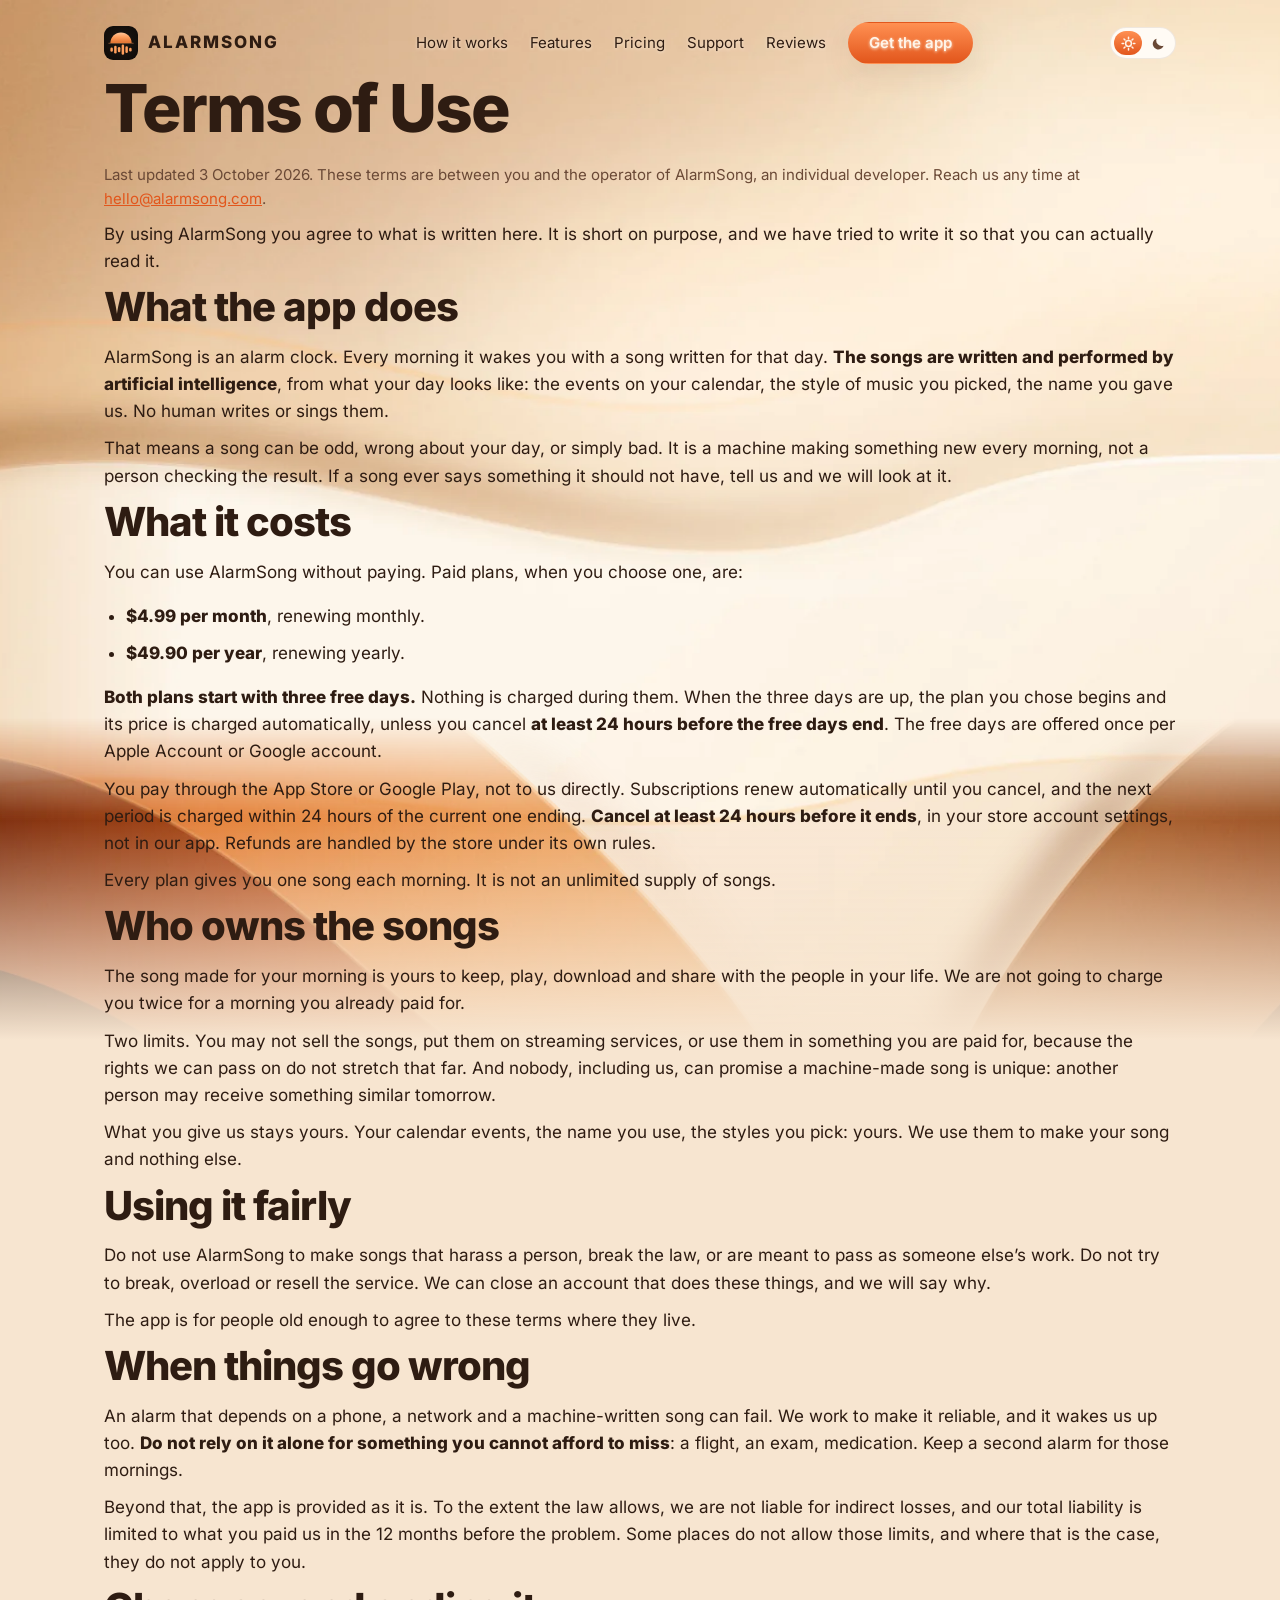
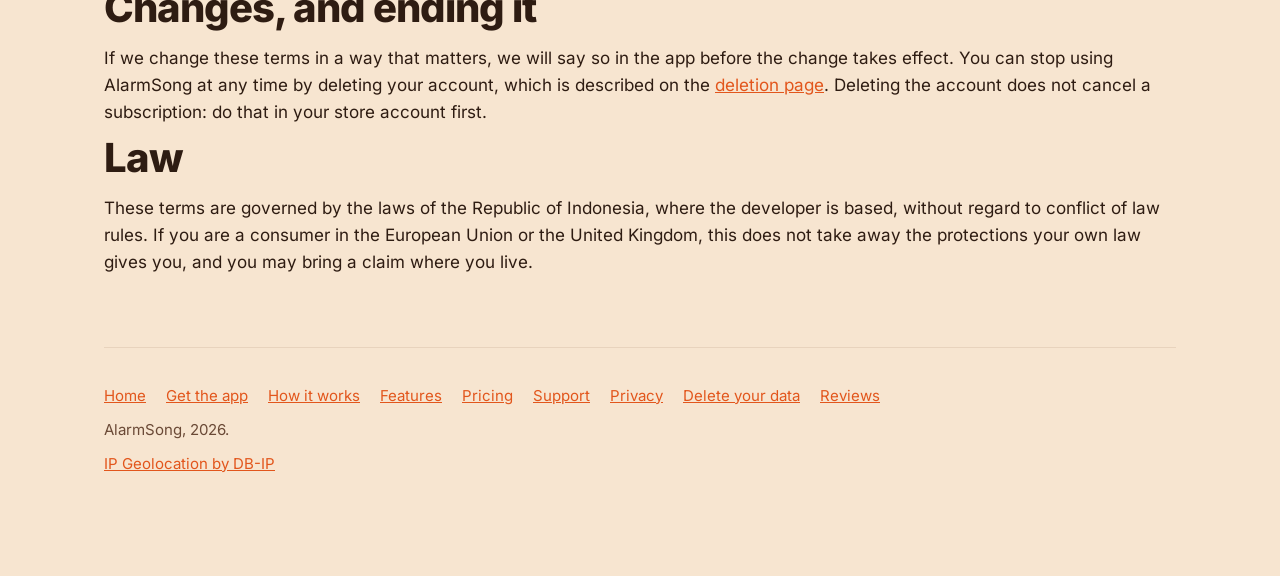
<file: terms.html>
<!DOCTYPE html>
<html lang="en">
<head>
<meta charset="utf-8">
<meta name="viewport" content="width=device-width, initial-scale=1">
<title>Terms of Use — AlarmSong</title>
<meta name="description" content="The terms you agree to when you use AlarmSong, including what you pay, what you own, and what happens if we stop.">
<link rel="icon" href="/favicon.ico" sizes="32x32">
<link rel="icon" href="/favicon.svg" type="image/svg+xml">
<link rel="apple-touch-icon" href="/apple-touch-icon.png">
<link rel="manifest" href="/site.webmanifest">
<meta name="theme-color" media="(prefers-color-scheme: light)" content="#E7D8C6">
<meta name="theme-color" media="(prefers-color-scheme: dark)" content="#1A100A">
<link rel="canonical" href="https://alarmsong.com/terms">
<meta property="og:type" content="website">
<meta property="og:site_name" content="AlarmSong">
<meta property="og:title" content="Terms of Use — AlarmSong">
<meta property="og:description" content="The terms you agree to when you use AlarmSong, including what you pay, what you own, and what happens if we stop.">
<meta property="og:url" content="https://alarmsong.com/terms">
<meta property="og:image" content="https://alarmsong.com/og.png">
<meta property="og:image:width" content="1200">
<meta property="og:image:height" content="630">
<meta property="og:image:alt" content="AlarmSong — an alarm that sings about your day">
<meta name="twitter:card" content="summary_large_image">
<script src="/theme.js"></script>
<link rel="stylesheet" href="/style.css">
</head>
<body>

<div class="sky" aria-hidden="true"><i class="far"></i><i class="near"></i></div>

<div class="bar">
  <div class="bar-in">
    <a class="brandrow" href="/"><img class="mark" src="/favicon.svg" width="30" height="30" alt=""><span class="brand">AlarmSong</span></a>
    <nav aria-label="Site">
      <a href="/how-it-works">How it works</a>
      <a href="/features">Features</a>
      <a href="/pricing">Pricing</a>
      <a href="/support">Support</a>
      <a href="https://www.trustpilot.com/review/alarmsong.com" rel="noopener">Reviews</a>
      <a class="btn btn-main" href="/app">Get the app</a>
    </nav>
    <p class="themes" role="group" aria-label="Theme">
      <button type="button" data-theme="light" aria-label="Light theme" title="Light"><svg viewBox="0 0 16 16" width="15" height="15" aria-hidden="true" fill="none" stroke="currentColor" stroke-width="1.6" stroke-linecap="round"><circle cx="8" cy="8" r="3.1"/><path d="M8 1.2v1.6M8 13.2v1.6M1.2 8h1.6M13.2 8h1.6M3.2 3.2l1.1 1.1M11.7 11.7l1.1 1.1M12.8 3.2l-1.1 1.1M4.3 11.7l-1.1 1.1"/></svg></button>
      <button type="button" data-theme="dark" aria-label="Dark theme" title="Dark"><svg viewBox="0 0 16 16" width="15" height="15" aria-hidden="true" fill="currentColor"><path d="M13.4 10.3A5.8 5.8 0 0 1 6 2.8a5.9 5.9 0 1 0 7.4 7.5z"/></svg></button>
    </p>
  </div>
</div>

<main class="wrap">

<h1>Terms of Use</h1>
<p class="updated">Last updated 3 October 2026. These terms are between you and the
operator of AlarmSong, an individual developer. Reach us any time at
<a href="mailto:hello@alarmsong.com">hello@alarmsong.com</a>.</p>

<p>By using AlarmSong you agree to what is written here. It is short on purpose, and we
have tried to write it so that you can actually read it.</p>

<h2>What the app does</h2>
<p>AlarmSong is an alarm clock. Every morning it wakes you with a song written for that
day. <strong>The songs are written and performed by artificial intelligence</strong>, from
what your day looks like: the events on your calendar, the style of music you picked, the
name you gave us. No human writes or sings them.</p>
<p>That means a song can be odd, wrong about your day, or simply bad. It is a machine
making something new every morning, not a person checking the result. If a song ever says
something it should not have, tell us and we will look at it.</p>

<h2>What it costs</h2>
<p>You can use AlarmSong without paying. Paid plans, when you choose one, are:</p>
<ul>
  <li><strong>$4.99 per month</strong>, renewing monthly.</li>
  <li><strong>$49.90 per year</strong>, renewing yearly.</li>
</ul>
<p><strong>Both plans start with three free days.</strong> Nothing is
charged during them. When the three days are up, the plan you chose begins and its price is
charged automatically, unless you cancel <strong>at least 24 hours before the free days
end</strong>. The free days are offered once per Apple Account or Google account.</p>
<p>You pay through the App Store or Google Play, not to us directly. Subscriptions renew
automatically until you cancel, and the next period is charged within 24 hours of the
current one ending. <strong>Cancel at least 24 hours before it ends</strong>, in your store
account settings, not in our app. Refunds are handled by the store under its own rules.</p>
<p>Every plan gives you one song each morning. It is not an unlimited supply of
songs.</p>

<h2>Who owns the songs</h2>
<p>The song made for your morning is yours to keep, play, download and share with the
people in your life. We are not going to charge you twice for a morning you already paid
for.</p>
<p>Two limits. You may not sell the songs, put them on streaming services, or use them in
something you are paid for, because the rights we can pass on do not stretch that far.
And nobody, including us, can promise a machine-made song is unique: another person may
receive something similar tomorrow.</p>
<p>What you give us stays yours. Your calendar events, the name you use, the styles you
pick: yours. We use them to make your song and nothing else.</p>

<h2>Using it fairly</h2>
<p>Do not use AlarmSong to make songs that harass a person, break the law, or are meant to
pass as someone else’s work. Do not try to break, overload or resell the service. We can
close an account that does these things, and we will say why.</p>
<p>The app is for people old enough to agree to these terms where they live.</p>

<h2>When things go wrong</h2>
<p>An alarm that depends on a phone, a network and a machine-written song can fail. We
work to make it reliable, and it wakes us up too. <strong>Do not rely on it alone for
something you cannot afford to miss</strong>: a flight, an exam, medication. Keep a second
alarm for those mornings.</p>
<p>Beyond that, the app is provided as it is. To the extent the law allows, we are not
liable for indirect losses, and our total liability is limited to what you paid us in the
12 months before the problem. Some places do not allow those limits, and where that is the
case, they do not apply to you.</p>

<h2>Changes, and ending it</h2>
<p>If we change these terms in a way that matters, we will say so in the app before the
change takes effect. You can stop using AlarmSong at any time by deleting your account,
which is described on the <a href="/delete-account">deletion page</a>. Deleting the account
does not cancel a subscription: do that in your store account first.</p>

<h2>Law</h2>
<p>These terms are governed by the laws of the Republic of Indonesia, where the developer
is based, without regard to conflict of law rules. If you are a consumer in the European
Union or the United Kingdom, this does not take away the protections your own law gives
you, and you may bring a claim where you live.</p>

<footer>
<p>
<a href="/">Home</a>
<a href="/app">Get the app</a>
<a href="/how-it-works">How it works</a>
<a href="/features">Features</a>
<a href="/pricing">Pricing</a>
<a href="/support">Support</a>
<a href="/privacy">Privacy</a>
<a href="/delete-account">Delete your data</a>
<a href="https://www.trustpilot.com/review/alarmsong.com" rel="noopener">Reviews</a>
</p>
<p class="updated">AlarmSong, 2026.</p>
<p class="updated"><a href="https://db-ip.com" rel="noopener">IP Geolocation by DB-IP</a></p>
</footer>

</main>
<!-- Counting page views: Cloudflare Web Analytics. No cookies, no local storage,
     nothing that says who you are — so the site needs no consent banner. -->
<script defer src="https://static.cloudflareinsights.com/beacon.min.js"
        data-cf-beacon='{"token": "42a79ccab96d46068a54033209192ac7"}'></script>
</body>
</html>
</file>
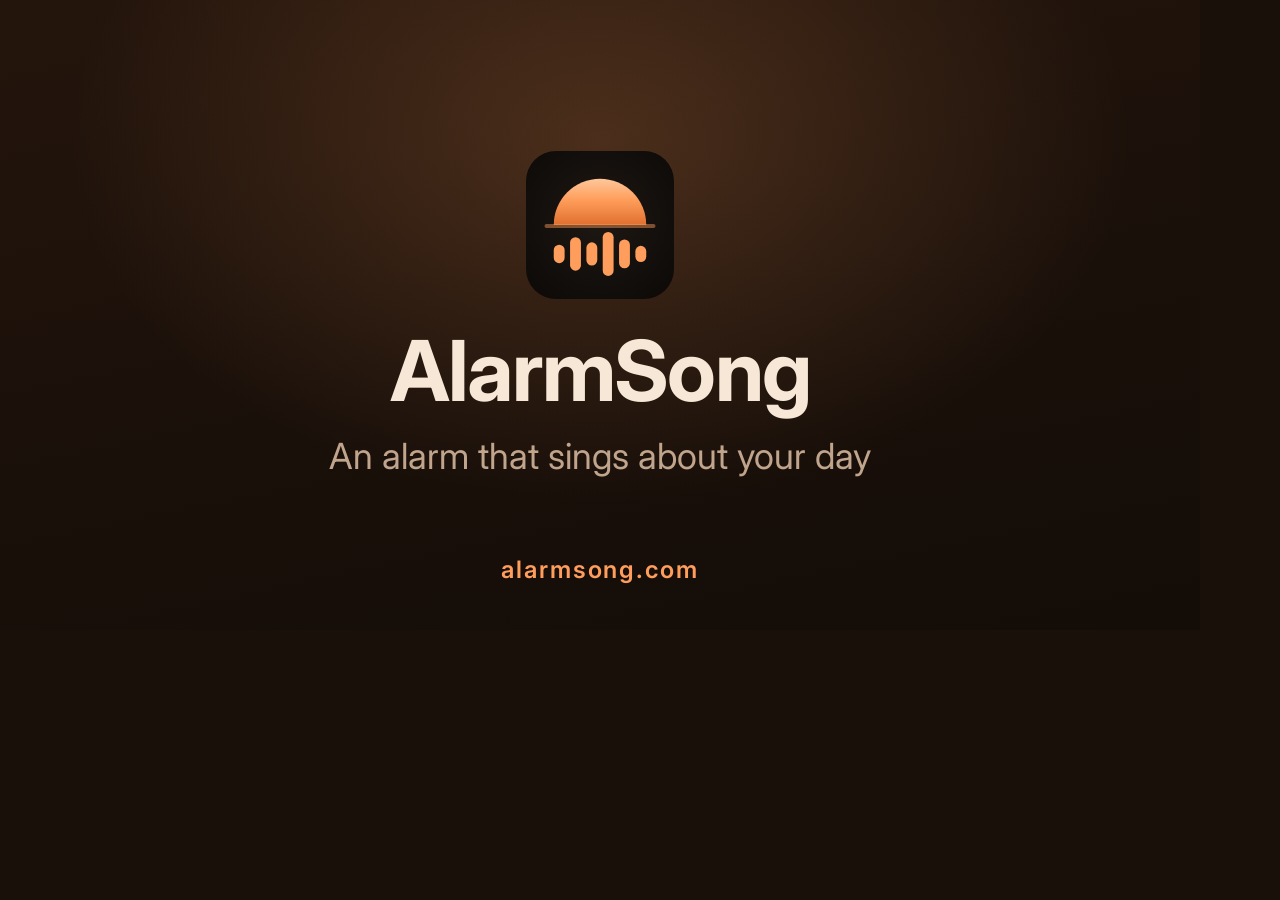
<file: brand/og.html>
<!DOCTYPE html>
<html lang="en">
<head>
<meta charset="utf-8">
<!-- The link preview, 1200x630. brand/bake.py turns this page into og.png.
     Open it in a browser and you see exactly what ends up in the PNG. -->
<link rel="preconnect" href="https://fonts.googleapis.com">
<link rel="preconnect" href="https://fonts.gstatic.com" crossorigin>
<link href="https://fonts.googleapis.com/css2?family=Inter:wght@400;600;700&display=swap" rel="stylesheet">
<style>
  html, body { margin: 0; padding: 0; overflow: hidden; }
  body {
    width: 1200px; height: 630px;
    background: #1A100A;
    font-family: Inter, -apple-system, "Segoe UI", Roboto, sans-serif;
    color: #F6E7D6;
  }
  .sheet {
    position: relative; width: 1200px; height: 630px;
    background:
      radial-gradient(760px 520px at 50% 22%, rgba(255, 158, 92, 0.20), rgba(255, 158, 92, 0) 70%),
      linear-gradient(168deg, #24150C 0%, #1A100A 55%, #130C07 100%);
    display: flex; flex-direction: column;
    align-items: center; justify-content: center;
    text-align: center;
  }
  .mark { width: 148px; height: 148px; display: block; }
  h1 {
    margin: 30px 0 0;
    font-size: 84px; font-weight: 700; letter-spacing: -0.02em; line-height: 1;
  }
  p {
    margin: 20px 0 0;
    font-size: 36px; font-weight: 400; color: #C0A48C; line-height: 1.3;
  }
  .site {
    position: absolute; left: 0; right: 0; bottom: 46px;
    font-size: 24px; font-weight: 600; letter-spacing: 0.08em;
    color: #FF9E5C; text-transform: lowercase;
  }
</style>
</head>
<body>
<div class="sheet">
  <img class="mark" src="mark.svg" alt="">
  <h1>AlarmSong</h1>
  <p>An alarm that sings about your day</p>
  <div class="site">alarmsong.com</div>
</div>
</body>
</html>
</file>
<file: style.css>
/* One stylesheet for the whole site.

   The look is the app's own: the same warm sky and dunes, the same mascot, the
   same "First light" palette, letter for letter, both themes. The sky and the
   mascot are the app's baked images — never redrawn here, because two copies
   of a drawing drift apart within a week.

   Colours come from tokens only. A value written in place looks right in one
   theme and turns to mud in the other.

   House rule: nothing is clipped and nothing scrolls sideways. Check at 320,
   375, 768 and 1280, in both themes, before calling anything done. */

@font-face {
  font-family: Inter;
  font-style: normal;
  font-weight: 400;
  font-display: swap;
  src: url(/font/inter-400.woff2) format('woff2');
}
@font-face {
  font-family: Inter;
  font-style: normal;
  font-weight: 600;
  font-display: swap;
  src: url(/font/inter-600.woff2) format('woff2');
}
@font-face {
  font-family: Inter;
  font-style: normal;
  font-weight: 800;
  font-display: swap;
  src: url(/font/inter-800.woff2) format('woff2');
}

:root {
  --bg: #F7E5D0;          /* the colour the sky image fades into */
  --card: #FFFBF5;
  --card-2: #FFFFFF;
  --stroke: rgba(122, 82, 56, 0.12);
  --shadow: 0 10px 30px rgba(122, 72, 40, 0.10);
  --text: #2E1C12;
  --dim: #6A4936;
  --accent: #E2561C;
  --accent-soft: #FF9052;
  --on-accent: #FFF4E8;
  --warn: #B93B22;
  --bezel: #2E1C12;
  --sky: url(/img/sky-day.webp);
  --dunes: url(/img/dunes-day.webp);
}

/* Light is the site's own look, the way the app looks at first light. Dark is
   the same design in the app's evening palette, for whoever asks for it — by
   hand with the switch, or by their system when the switch is on "auto". */
:root[data-theme="dark"] {
    --bg: #1A100A;
    --card: #2D1E14;
    --card-2: #3A2718;
    --stroke: #5E432D;
    --shadow: 0 10px 30px rgba(0, 0, 0, 0.35);
    --text: #F6E7D6;
    --dim: #C0A48C;
    --accent: #FF6A26;
    --accent-soft: #FFA061;
    --on-accent: #FFF4E8;
    --warn: #FFC24D;
    --bezel: #0C0907;
    --sky: url(/img/sky-night.webp);
    --dunes: url(/img/dunes-night.webp);
}

/* Without JavaScript nobody can switch by hand, so the system decides. */
@media (prefers-color-scheme: dark) {
  :root:not([data-theme="light"]):not([data-theme="dark"]) {
    --bg: #1A100A;
    --card: #2D1E14;
    --card-2: #3A2718;
    --stroke: #5E432D;
    --shadow: 0 10px 30px rgba(0, 0, 0, 0.35);
    --text: #F6E7D6;
    --dim: #C0A48C;
    --accent: #FF6A26;
    --accent-soft: #FFA061;
    --on-accent: #FFF4E8;
    --warn: #FFC24D;
    --bezel: #0C0907;
    --sky: url(/img/sky-night.webp);
    --dunes: url(/img/dunes-night.webp);
  }
}

* { box-sizing: border-box; }

html { -webkit-text-size-adjust: 100%; }

body {
  margin: 0;
  padding: 0;
  position: relative;
  background: var(--bg);
  color: var(--text);
  font: 400 17px/1.6 Inter, -apple-system, BlinkMacSystemFont, "Segoe UI", Roboto, sans-serif;
  overflow-wrap: anywhere;
  -webkit-font-smoothing: antialiased;
}

/* The app's sky behind the top of every page, in the same two layers the app
   itself uses: the far one with the soft waves, the near one with the dunes.
   Both are the app's baked images — with one difference: the night sky has
   lost the bright patch where the app's sun sits. Here there is text in that
   place, and in the dark theme the patch washed it out. `brand/night_sky.py`
   makes the site's image from the app's.

   They drift, very slowly and in opposite directions, and the only thing that
   changes is a transform — the card does that, nothing is repainted frame by
   frame. That is the one kind of movement this project allows in a background. */
.sky {
  position: absolute;
  inset: 0 0 auto;
  height: clamp(560px, 92vw, 1040px);
  z-index: -2;
  pointer-events: none;
  overflow: hidden;
}

.sky i {
  position: absolute;
  left: -8%;
  right: -8%;
  display: block;
  background-repeat: no-repeat;
  will-change: transform;
}

.sky .far {
  top: 0;
  height: 100%;
  background-image: var(--sky);
  background-position: center top;
  background-size: 100% auto;
  animation: drift-far 38s ease-in-out infinite alternate;
}

/* The dunes sit low and mostly out of frame: in the concept they are a corner,
   not a wall, and the headline has to stay on light ground. */
.sky .near {
  bottom: -7%;
  height: 38%;
  background-image: var(--dunes);
  background-position: center bottom;
  background-size: 100% auto;
  animation: drift-near 52s ease-in-out infinite alternate;
  /* The crop has a straight top edge; without this it draws a line across the
     page. Dissolved, the dunes come out of the haze the way they do in the app. */
  -webkit-mask-image: linear-gradient(to bottom, transparent, #000 26%);
  mask-image: linear-gradient(to bottom, transparent, #000 26%);
}

@keyframes drift-far {
  from { transform: translate3d(-3.4%, 0, 0); }
  to   { transform: translate3d(3.4%, 0, 0); }
}

@keyframes drift-near {
  from { transform: translate3d(4.5%, 0, 0); }
  to   { transform: translate3d(-4.5%, 0, 0); }
}

/* Asked not to have movement — then there is none. */
@media (prefers-reduced-motion: reduce) {
  .sky i { animation: none; }
}

/* The last stretch dissolves into the page colour so the band has no edge. */
.sky::after {
  content: "";
  position: absolute;
  inset: auto 0 0;
  height: 22%;
  background: linear-gradient(to bottom, transparent, var(--bg));
}

.wrap {
  max-width: 1120px;
  margin: 0 auto;
  padding: 0 24px 90px;
}

.narrow { max-width: 760px; }

/* Top bar */

.bar-in {
  max-width: 1120px;
  margin: 0 auto;
  padding: 22px 24px 10px;
  display: flex;
  align-items: center;
  gap: 20px;
  flex-wrap: wrap;
}

.brandrow {
  display: inline-flex;
  align-items: center;
  gap: 10px;
  text-decoration: none;
  margin-right: auto;
}

.mark { display: block; width: 34px; height: 34px; border-radius: 9px; flex: none; }

.brand {
  font-size: 17px;
  font-weight: 800;
  letter-spacing: 0.12em;
  text-transform: uppercase;
  color: var(--text);
  text-decoration: none;
}

.bar nav {
  display: flex;
  align-items: center;
  gap: 22px;
  flex-wrap: wrap;
  font-size: 15px;
}

/* Menu links take the full text colour here rather than the muted one: over
     the light patch of the baked sky, muted disappears altogether — Pricing
     and Support could not be read at all. */
.bar nav a {
  color: var(--text);
  text-decoration: none;
  white-space: nowrap;
  text-shadow: 0 1px 3px var(--bg);
}

.bar nav a:hover,
.bar nav a[aria-current="page"] { color: var(--accent); }

.bar nav a.btn { color: var(--on-accent); }

/* Type */

h1 {
  font-size: clamp(38px, 5.6vw, 66px);
  line-height: 1.04;
  letter-spacing: -0.03em;
  font-weight: 800;
  margin: 0 0 20px;
}

h2 {
  font-size: clamp(26px, 3.6vw, 40px);
  line-height: 1.12;
  letter-spacing: -0.025em;
  font-weight: 800;
  margin: 0 0 14px;
}

h3 { font-size: 18px; line-height: 1.3; font-weight: 800; margin: 0 0 6px; }

/* The highlighted half of a headline, the way the app paints the hour. */
.hl {
  background: linear-gradient(100deg, var(--accent-soft), var(--accent) 70%);
  -webkit-background-clip: text;
  background-clip: text;
  color: transparent;
}

p, li { margin: 10px 0; }

ol, ul { padding-left: 22px; }

a { color: var(--accent); }

.lede {
  font-size: clamp(17px, 1.6vw, 19px);
  color: var(--dim);
  max-width: 36em;
  margin: 0 auto 4px;
}

.section { padding: 76px 0 0; }

.section > h2, .section > .lede, .section > .eyebrow { text-align: center; }

.section > .lede { margin-bottom: 34px; }

.middle { text-align: center; }

.eyebrow {
  font-size: 12px;
  font-weight: 800;
  letter-spacing: 0.16em;
  text-transform: uppercase;
  color: var(--accent);
  margin: 0 0 12px;
}

/* Buttons */

.cta { display: flex; gap: 12px; flex-wrap: wrap; margin: 28px 0 0; }

.section .cta, .middle .cta { justify-content: center; }

.btn {
  display: inline-flex;
  align-items: center;
  gap: 9px;
  padding: 14px 26px;
  border-radius: 999px;
  font-size: 16px;
  font-weight: 600;
  text-decoration: none;
  border: 1px solid transparent;
  line-height: 1.2;
}

.btn-main {
  background: linear-gradient(180deg, var(--accent-soft), var(--accent));
  color: var(--on-accent);
  box-shadow: var(--shadow);
}

.btn-flat {
  background: var(--card);
  border-color: var(--stroke);
  color: var(--text);
  box-shadow: var(--shadow);
}

.btn-off {
  background: transparent;
  border: 1px dashed var(--stroke);
  color: var(--dim);
  cursor: default;
}

.bar .btn { padding: 11px 20px; font-size: 15px; }

/* Hero */

.hero { padding: 40px 0 0; }

.hero-two {
  display: grid;
  grid-template-columns: 1.05fr 0.95fr;
  gap: 40px;
  align-items: center;
}

.hero-two .lede { margin-left: 0; }

.hero-shot { justify-self: center; max-width: 300px; transform: rotate(-3deg); }

.line {
  text-align: center;
  font-size: clamp(19px, 2.2vw, 24px);
  font-weight: 800;
  letter-spacing: -0.01em;
  margin: 70px 0 0;
}

.wave { display: block; margin: 14px auto 0; width: 140px; height: 24px; color: var(--accent); }

/* Cards */

.card, .tile, .plan, .store, .player, .pairs li, .faq details {
  background: var(--card);
  border: 1px solid var(--stroke);
  border-radius: 24px;
  box-shadow: var(--shadow);
}

.card { padding: 6px 24px 20px; margin: 18px 0; }

.card .cardhead { font-size: 17px; font-weight: 800; margin: 22px 0 6px; }

.grid, .plans, .stores {
  display: grid;
  grid-template-columns: 1fr;
  gap: 18px;
  margin: 0;
  padding: 0;
  list-style: none;
}

/* Rows fill completely or do not form: fitting as many as would go left one
   tile alone in the last row, and that was the first thing that read as wrong. */
@media (min-width: 620px) {
  .grid-4 { grid-template-columns: repeat(2, 1fr); }
}

@media (min-width: 900px) {
  .grid-3 { grid-template-columns: repeat(3, 1fr); }
  .grid-4 { grid-template-columns: repeat(4, 1fr); }
  .plans, .stores { grid-template-columns: repeat(3, 1fr); }
}

.tile { padding: 26px 24px 24px; margin: 0; }

.tile .ico, .store .ico {
  width: 32px;
  height: 32px;
  color: var(--accent);
  display: block;
  margin-bottom: 16px;
}

.tile p, .store p { color: var(--dim); font-size: 16px; margin: 0; }

.tile p + p { margin-top: 10px; }

.step-no {
  font-size: 12px;
  font-weight: 800;
  letter-spacing: 0.14em;
  text-transform: uppercase;
  color: var(--accent);
  display: block;
  margin-bottom: 8px;
}

/* Phones with real screenshots */

.phones {
  display: flex;
  gap: 30px;
  justify-content: center;
  flex-wrap: wrap;
  margin: 8px 0 0;
  padding: 0;
  list-style: none;
}

.phones li { margin: 0; max-width: 268px; }

.phone {
  background: var(--bezel);
  border-radius: 36px;
  padding: 8px;
  border: 1px solid var(--stroke);
  box-shadow: var(--shadow);
  display: block;
}

.phone img { display: block; width: 100%; height: auto; border-radius: 29px; }

.phones figcaption { color: var(--dim); font-size: 15px; text-align: center; margin-top: 14px; }

figure { margin: 0; }

.pair { display: grid; grid-template-columns: 268px 1fr; gap: 40px; align-items: center; margin: 40px 0 0; }

.pair.flip > .phone { order: 2; }

/* The song */

.player {
  scroll-margin-top: 90px;
  padding: 20px;
  margin: 30px auto 0;
  max-width: 470px;
  display: flex;
  align-items: center;
  gap: 16px;
  text-align: left;
}

.player button {
  flex: none;
  width: 56px;
  height: 56px;
  border-radius: 28px;
  border: 0;
  background: linear-gradient(180deg, var(--accent-soft), var(--accent));
  color: var(--on-accent);
  cursor: pointer;
  display: flex;
  align-items: center;
  justify-content: center;
  padding: 0;
}

.player button svg { width: 22px; height: 22px; display: block; }

.player .who { min-width: 0; flex: 1; }

.player .name { font-weight: 800; margin: 0; }

.player .about { color: var(--dim); font-size: 15px; margin: 2px 0 0; }

.player .bars { display: block; width: 100%; height: 22px; color: var(--accent); margin-top: 8px; opacity: 0.5; }

.player.playing .bars { opacity: 1; }

/* What each title came from: the titles read as nonsense without it. */
.pairs { list-style: none; padding: 0; margin: 26px 0 0; display: grid; gap: 12px; }

.pairs li {
  padding: 14px 20px;
  margin: 0;
  display: flex;
  flex-wrap: wrap;
  align-items: baseline;
  gap: 6px 12px;
  justify-content: center;
}

.pairs .was { color: var(--dim); font-size: 15px; }
.pairs .arrow { color: var(--accent); }
.pairs .got { font-weight: 800; }

@media (min-width: 620px) {
  .pairs { grid-template-columns: 1fr 1fr; }
  .pairs li:last-child:nth-child(odd) { grid-column: 1 / -1; }
}

/* Prices */

.plans { align-items: start; }

.plan { padding: 30px 24px 26px; margin: 0; text-align: center; }

.plan.pick { border-color: var(--accent); }

.plan .tag {
  display: inline-block;
  background: linear-gradient(180deg, var(--accent-soft), var(--accent));
  color: var(--on-accent);
  border-radius: 999px;
  font-size: 12px;
  font-weight: 800;
  letter-spacing: 0.08em;
  text-transform: uppercase;
  padding: 5px 14px;
  margin-bottom: 12px;
}

.plan .price {
  font-size: 46px;
  font-weight: 800;
  letter-spacing: -0.035em;
  line-height: 1.1;
  display: block;
  margin: 6px 0 2px;
}

.plan .per { color: var(--dim); font-size: 15px; margin: 0 0 16px; }

.plan ul { list-style: none; padding: 0; margin: 0; text-align: left; font-size: 16px; color: var(--dim); }

.plan ul li { margin: 10px 0; padding-left: 26px; position: relative; }

.plan ul li::before {
  content: "";
  position: absolute;
  left: 3px;
  top: 9px;
  width: 11px;
  height: 6px;
  border-left: 2px solid var(--accent);
  border-bottom: 2px solid var(--accent);
  transform: rotate(-45deg);
}

/* Stores */

.store { padding: 26px 24px; margin: 0; display: flex; flex-direction: column; gap: 4px; }

.store .state {
  font-size: 12px;
  font-weight: 800;
  letter-spacing: 0.1em;
  text-transform: uppercase;
  color: var(--dim);
  margin: 0;
}

.store .ready { color: var(--accent); }

.store p { margin: 6px 0 18px; }

.store .btn { margin-top: auto; justify-content: center; }

/* Questions */

.faq { margin: 0; display: grid; gap: 12px; }

.faq details { padding: 0 22px; }

.faq summary {
  list-style: none;
  cursor: pointer;
  font-weight: 800;
  font-size: 17px;
  padding: 18px 0;
  display: flex;
  align-items: center;
  gap: 14px;
}

.faq summary::-webkit-details-marker { display: none; }

/* The chevron turns instead of a plus appearing and disappearing. */
.faq summary::after {
  content: "";
  margin-left: auto;
  flex: none;
  width: 9px;
  height: 9px;
  border-right: 2px solid var(--accent);
  border-bottom: 2px solid var(--accent);
  transform: rotate(-45deg);
  transition: transform 0.15s ease;
}

.faq details[open] summary::after { transform: rotate(45deg); }

.faq .answer { color: var(--dim); margin: 0 0 20px; }

/* Closing call */

.finish {
  display: grid;
  grid-template-columns: 1fr auto;
  gap: 30px;
  align-items: center;
  margin-top: 76px;
}

.finish .mascot { width: min(300px, 46vw); height: auto; display: block; }

/* Plain-page pieces */

.contact {
  background: var(--card);
  border: 1px solid var(--stroke);
  border-radius: 24px;
  box-shadow: var(--shadow);
  padding: 22px;
  margin: 22px 0;
}

.contact a.mail { display: inline-block; font-size: 24px; font-weight: 800; text-decoration: none; margin: 2px 0 6px; line-height: 1.25; }

.contact .when { color: var(--dim); margin: 0; }

.steps { counter-reset: step; list-style: none; padding-left: 0; }

.steps li { counter-increment: step; position: relative; padding-left: 38px; margin: 14px 0; }

.steps li::before {
  content: counter(step);
  position: absolute;
  left: 0;
  top: 1px;
  width: 26px;
  height: 26px;
  border-radius: 13px;
  background: var(--accent);
  color: var(--on-accent);
  font-size: 15px;
  font-weight: 800;
  text-align: center;
  line-height: 26px;
}

.note { border-left: 3px solid var(--warn); padding-left: 14px; margin: 18px 0; color: var(--text); }

.q { font-weight: 800; margin: 24px 0 2px; }

/* Foot */

footer {
  margin-top: 70px;
  padding-top: 26px;
  border-top: 1px solid var(--stroke);
  color: var(--dim);
  font-size: 15px;
}

footer a { margin-right: 16px; display: inline-block; }

footer .brandrow { margin: 0 0 14px; }

.updated { color: var(--dim); font-size: 15px; }

/* Narrow */

@media (max-width: 860px) {
  .hero-two { grid-template-columns: 1fr; gap: 28px; text-align: center; }
  .hero-two .lede { margin-left: auto; margin-right: auto; }
  .hero-two .cta { justify-content: center; }
  .hero-shot { transform: none; max-width: 268px; }
  .pair { grid-template-columns: 1fr; gap: 24px; justify-items: center; text-align: center; }
  .pair.flip > .phone { order: 0; }
  .phone { max-width: 268px; }
  .finish { grid-template-columns: 1fr; justify-items: center; text-align: center; }
}

@media (max-width: 420px) {
  body { font-size: 16px; }
  .wrap { padding: 0 18px 64px; }
  .bar-in { padding: 16px 18px 8px; gap: 14px; }
  .bar nav { gap: 16px; font-size: 14px; }
  .section { padding: 56px 0 0; }
  .btn { padding: 13px 20px; font-size: 15px; }
  .contact a.mail { font-size: 19px; }
  .line { margin-top: 52px; }
}

/* The theme switch: three states, remembered per browser. It sits in the top
   bar, at the right end — the first place anyone looks for it. Words became
   signs there: three buttons spelled out pushed the menu onto a second line
   on a phone. */
.themes {
  display: inline-flex;
  background: var(--card);
  border: 1px solid var(--stroke);
  border-radius: 999px;
  padding: 3px;
  gap: 2px;
  /* A shadow in the page colour rather than an outline: the letters stay
      readable over any patch, and nothing is repainted to do it. */
  margin: 0 0 0 auto;
  flex: none;
}

.themes button {
  border: 0;
  background: transparent;
  color: var(--dim);
  font: inherit;
  font-size: 14px;
  font-weight: 700;
  width: 28px;
  height: 24px;
  padding: 0;
  border-radius: 999px;
  cursor: pointer;
  line-height: 1;
  display: inline-flex;
  align-items: center;
  justify-content: center;
}

.themes button svg { display: block; }

.themes button[aria-pressed="true"] {
  background: linear-gradient(180deg, var(--accent-soft), var(--accent));
  color: var(--on-accent);
}

/* ── Variant B: the song is the first thing on the page ──────────────── */

/* The phone is a button now: tapping it plays the morning it is showing. */
button.phone {
  position: relative;
  border: 1px solid var(--stroke);
  cursor: pointer;
  font: inherit;
  color: inherit;
}

button.phone .tap {
  position: absolute;
  left: 50%;
  top: 50%;
  transform: translate(-50%, -50%);
  width: 76px;
  height: 76px;
  border-radius: 38px;
  background: linear-gradient(180deg, var(--accent-soft), var(--accent));
  color: var(--on-accent);
  display: flex;
  align-items: center;
  justify-content: center;
  box-shadow: var(--shadow);
}

button.phone .tap svg { width: 30px; height: 30px; margin-left: 4px; }

button.phone.playing .tap { display: none; }

.hero .player { margin: 26px 0 0; max-width: none; }

.onphone { color: var(--dim); font-size: 15px; margin: 14px 0 0; max-width: 34em; }

/* The QR is for a desktop, where a link to a phone app is a dead end. */
.qr { display: none; }

@media (min-width: 900px) {
  .qr {
    display: flex;
    align-items: center;
    gap: 16px;
    margin: 22px 0 0;
  }

  .qr img {
    width: 96px;
    height: 96px;
    border-radius: 14px;
    border: 1px solid var(--stroke);
    display: block;
  }

  .qr figcaption { color: var(--dim); font-size: 15px; max-width: 14em; }
}

/* One row in the bar on a phone: the links live in the footer, the door and
   the theme stay up here, because those are what the top bar is for. */
@media (max-width: 899px) {
  .bar nav a:not(.btn) { display: none; }
  .bar-in { padding-bottom: 14px; }
}

/* On a narrow phone the word does not fit beside the door and the theme, and
   the mark alone is enough to say whose page this is. */
@media (max-width: 470px) {
  .bar .brand { display: none; }
  .bar .btn { padding: 11px 16px; }
  .bar-in { gap: 10px; }
}
</file>
